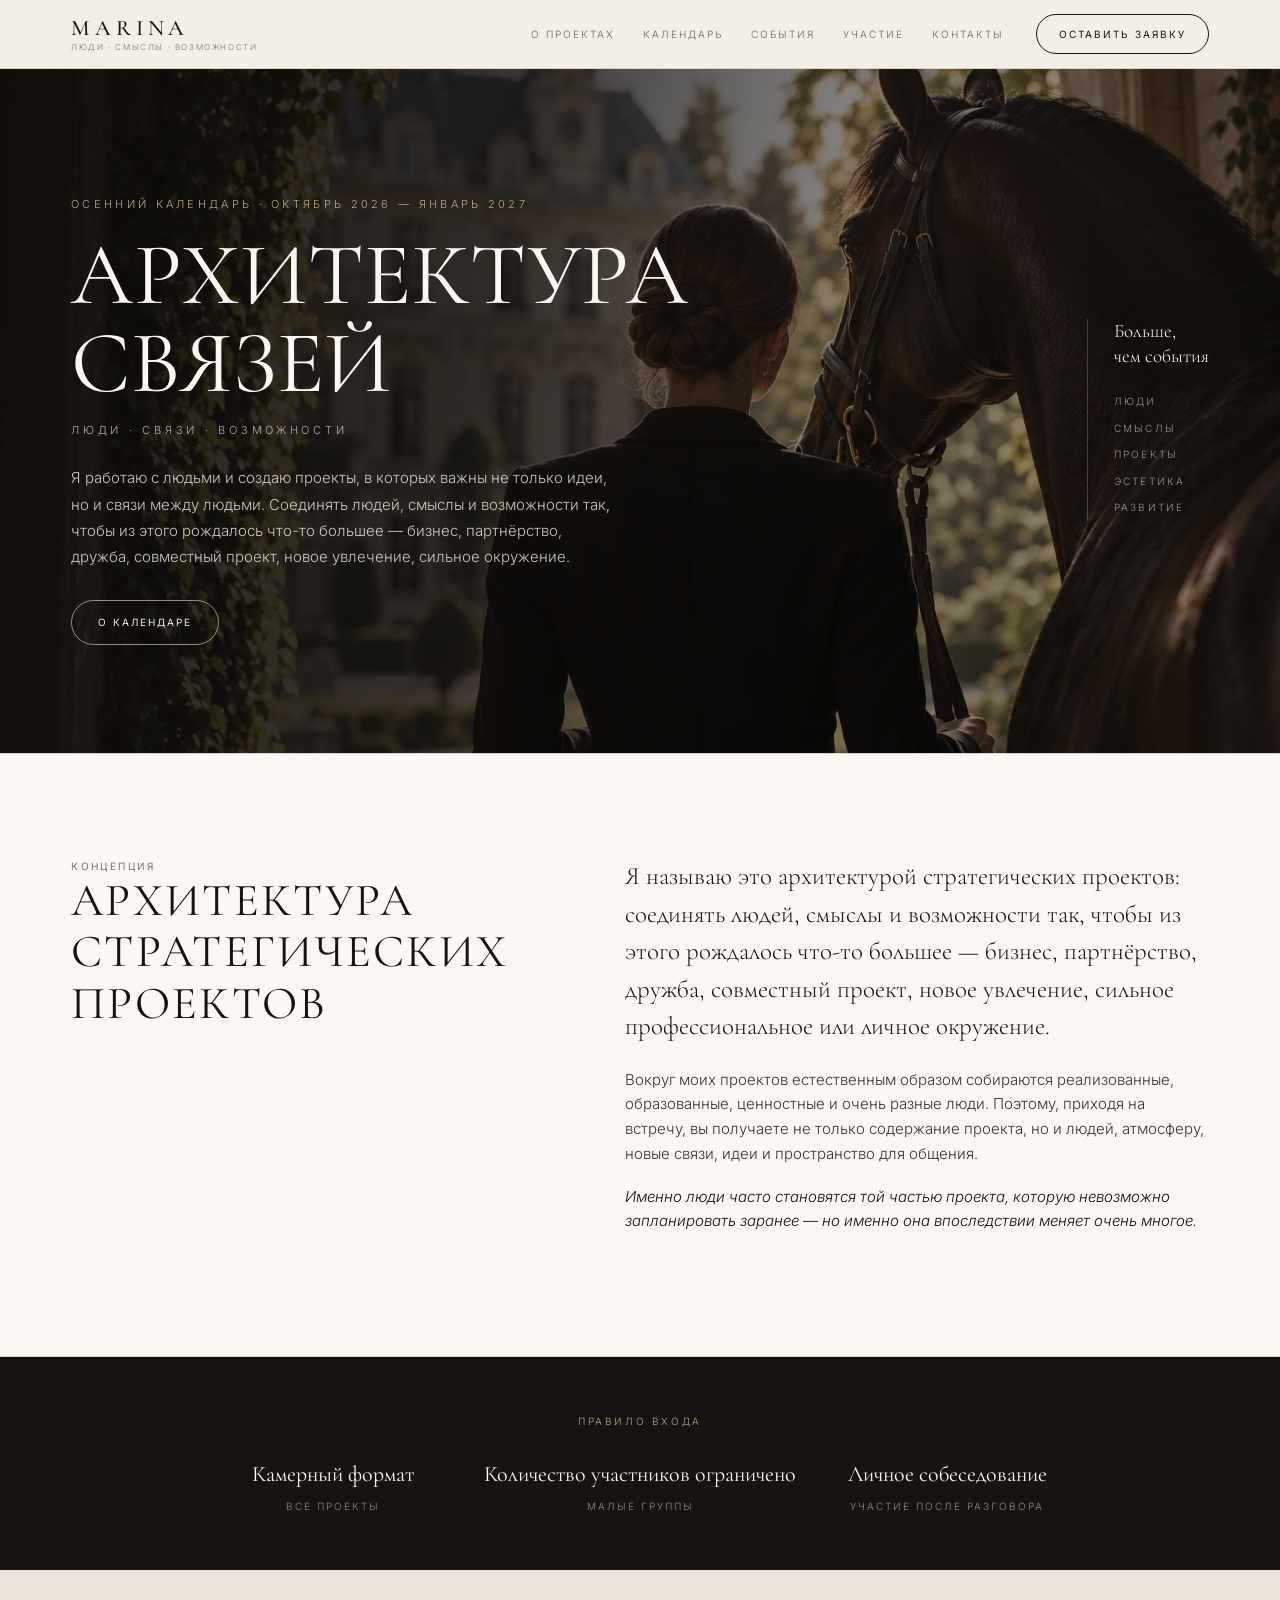
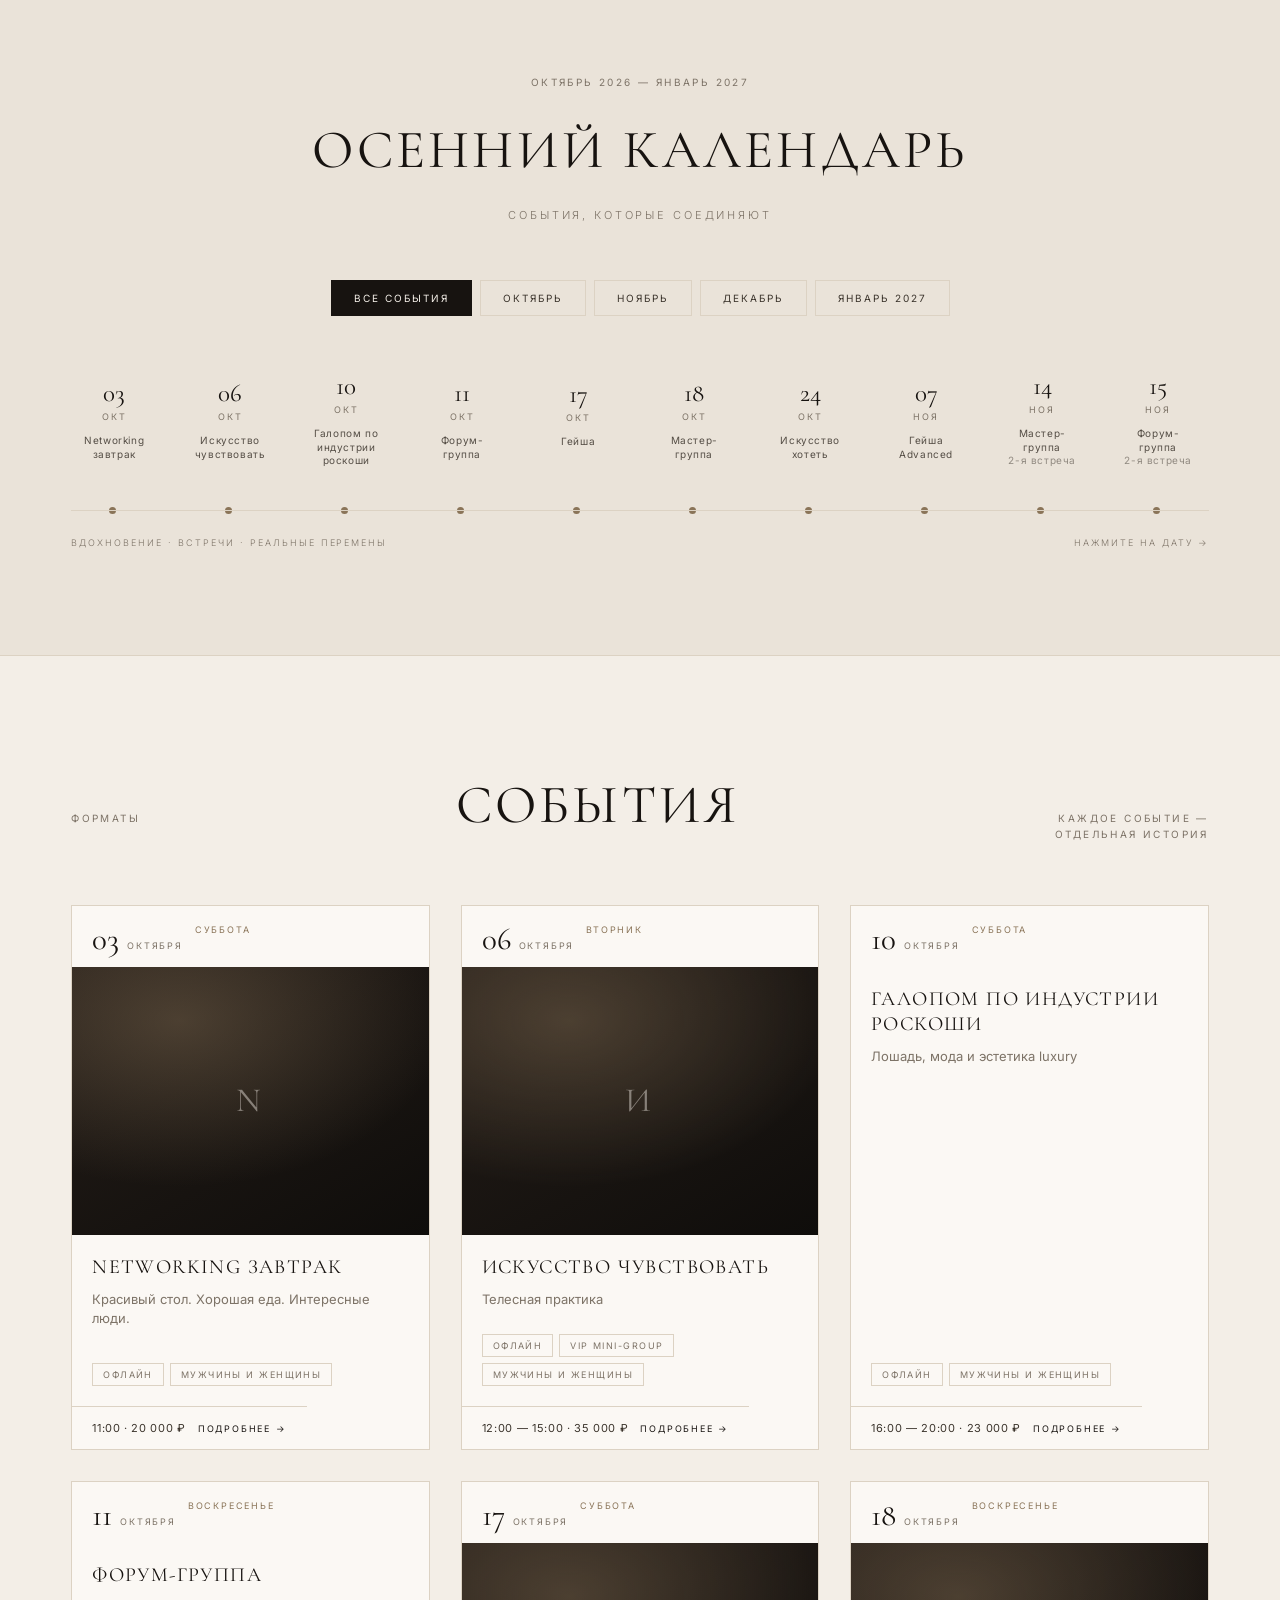
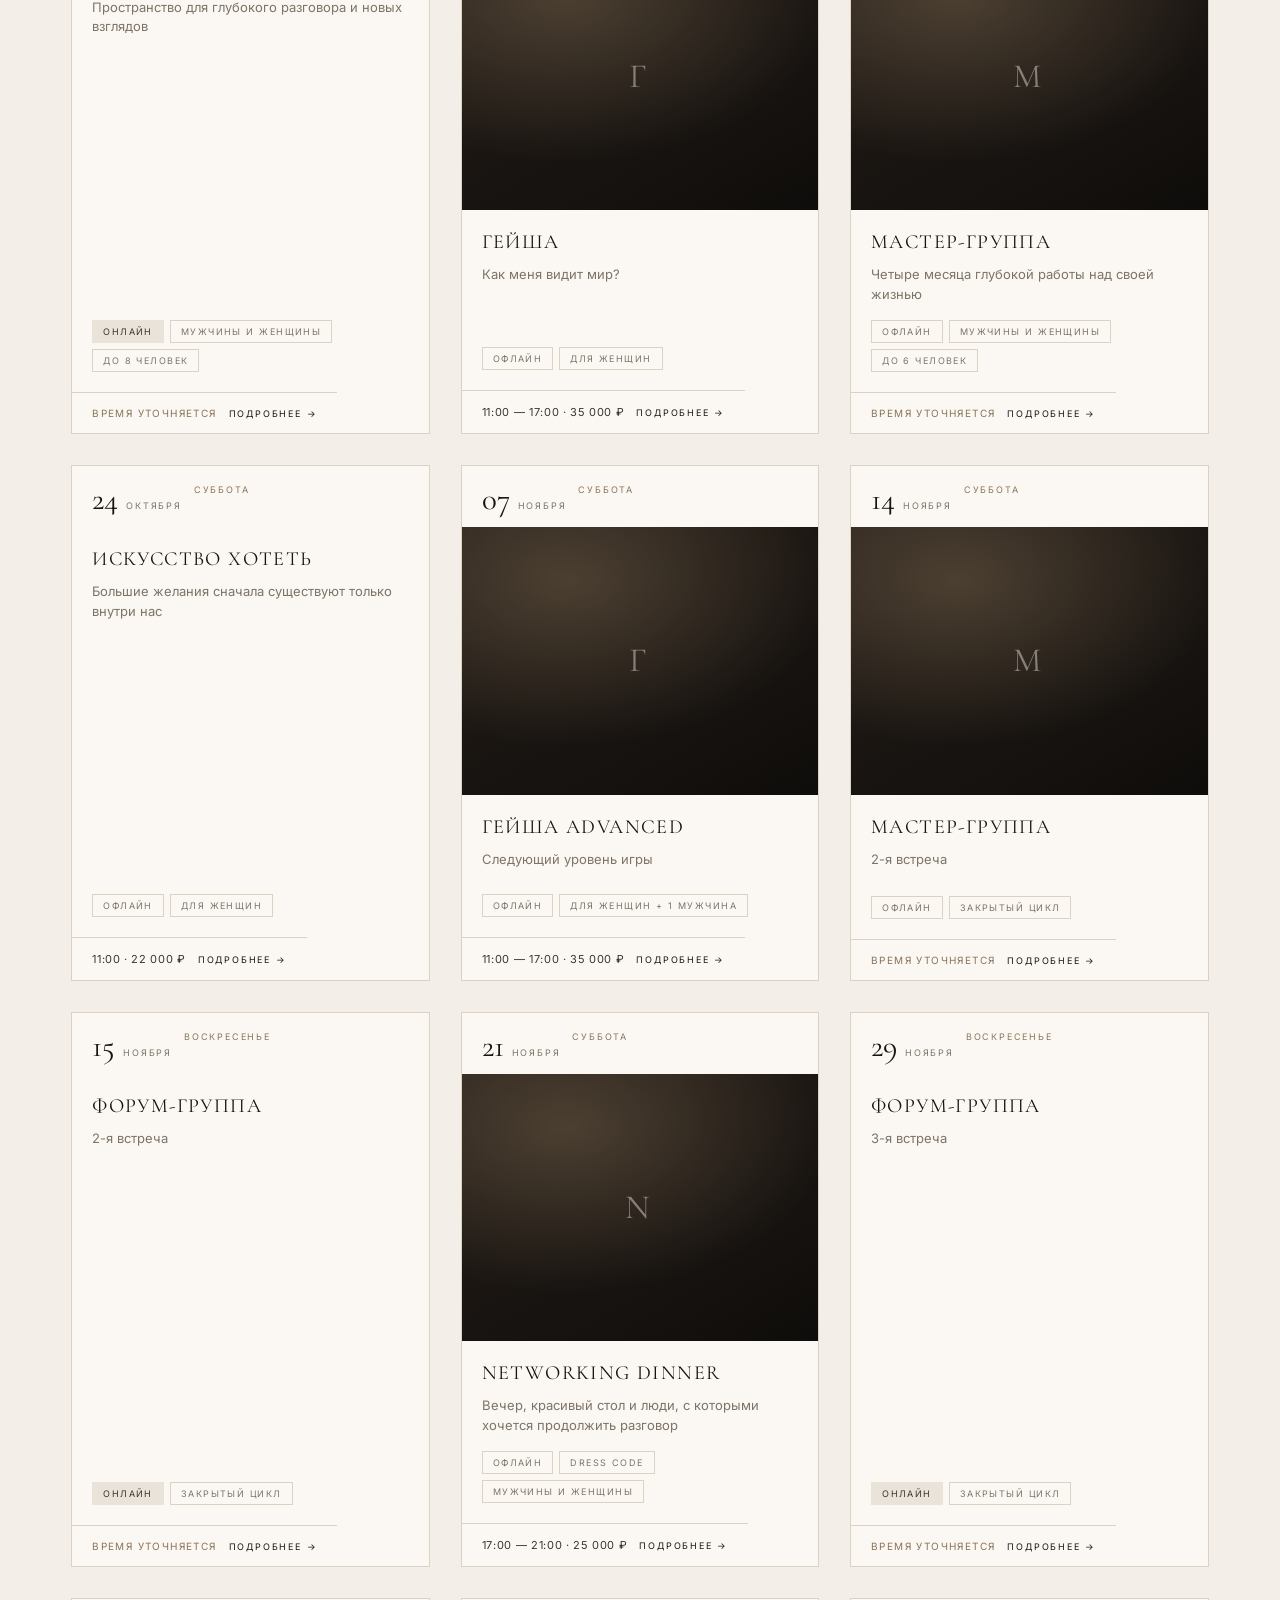
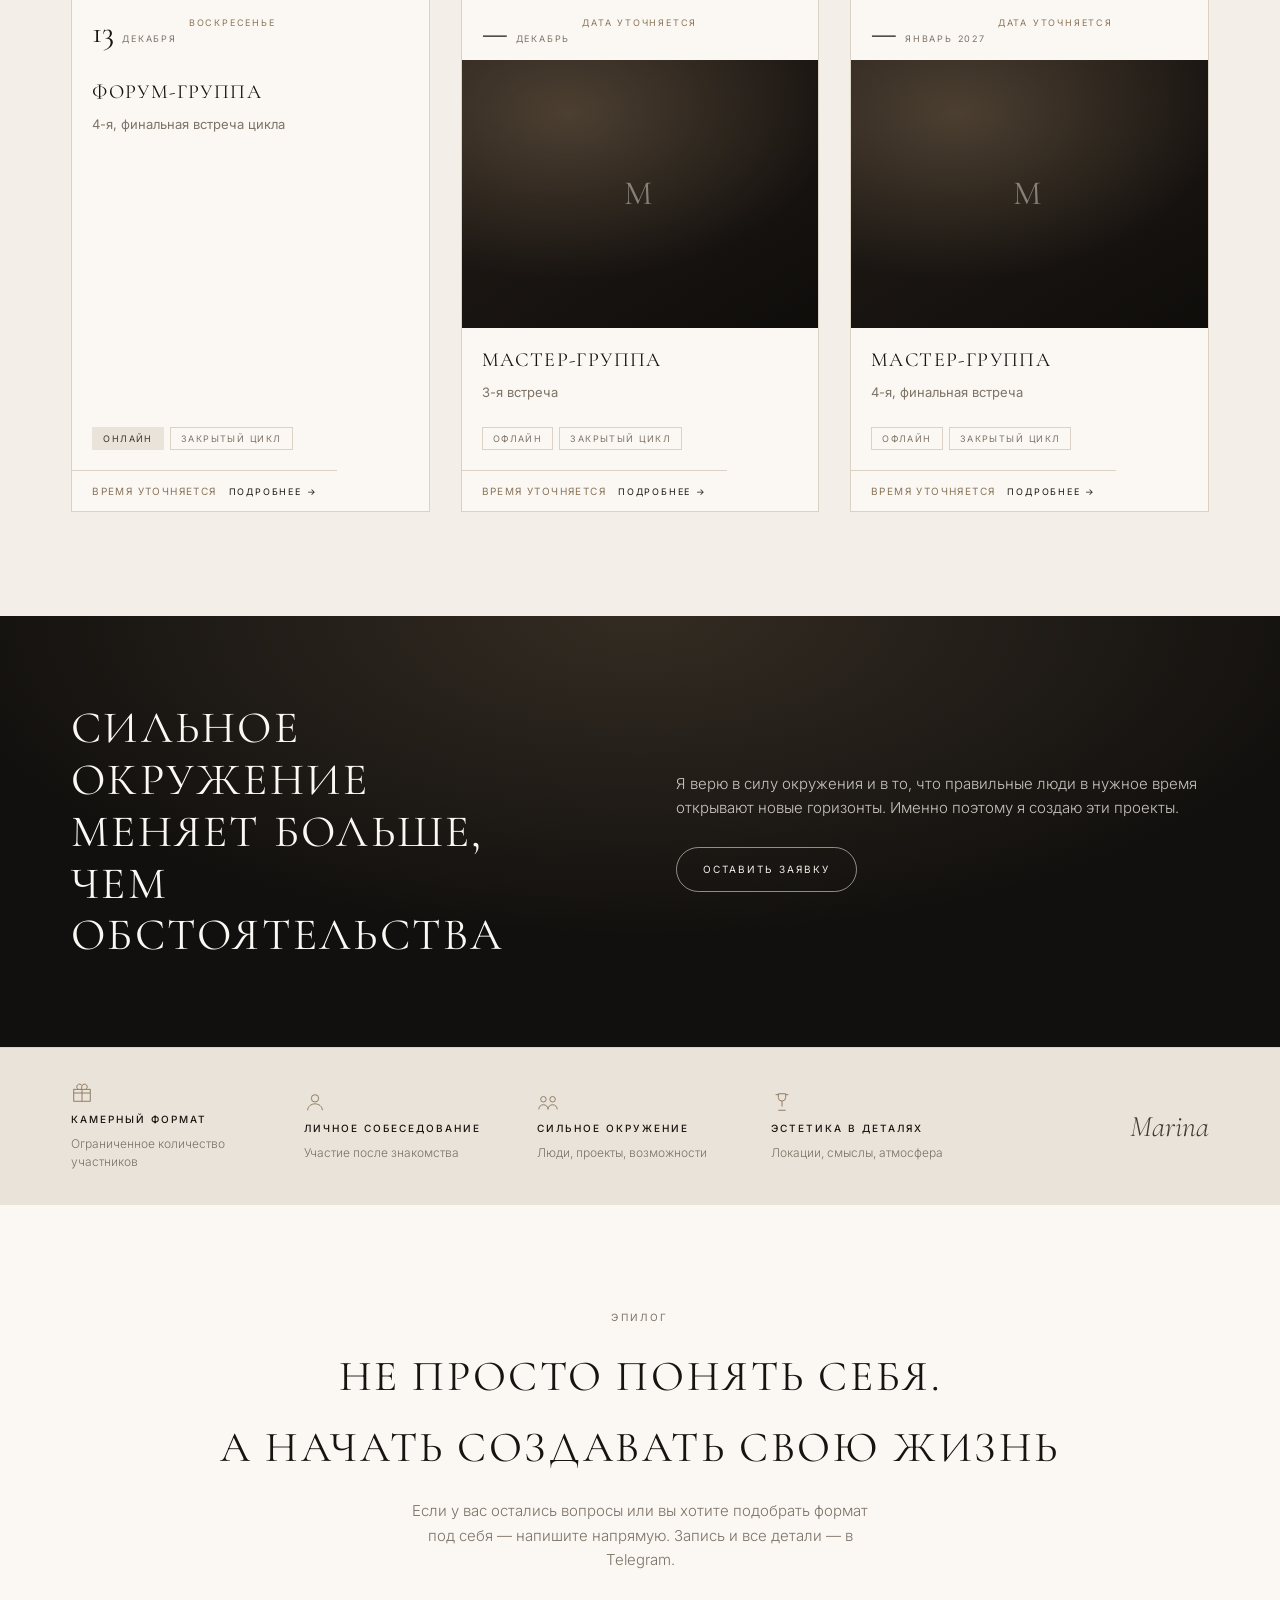
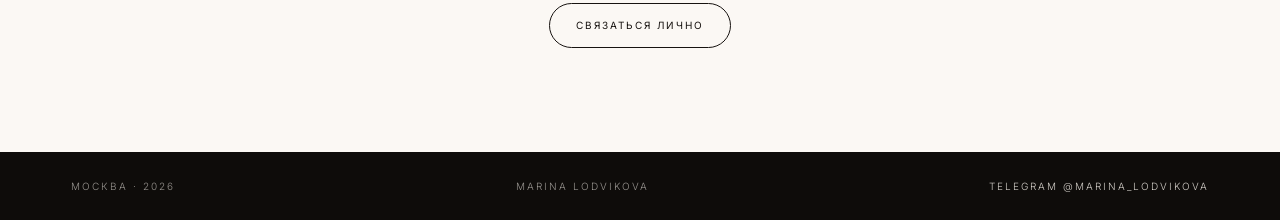
<file: index.html>
<!DOCTYPE html>
<html lang="ru">
<head>
<meta charset="utf-8">
<meta name="viewport" content="width=device-width, initial-scale=1, viewport-fit=cover">
<title>Марина Лодвикова — Осенний календарь 2026</title>
<meta name="description" content="Архитектура связей. Осенний календарь проектов Марины Лодвиковой: октябрь 2026 — январь 2027. Камерные форматы, участие после личного собеседования.">
<meta name="theme-color" content="#0B0B0B">
<meta property="og:title" content="Марина Лодвикова — Архитектура связей. Осень 2026">
<meta property="og:description" content="Осенний календарь проектов: октябрь 2026 — январь 2027. Networking, телесная практика, Гейша, форум-группа, мастер-группа.">
<meta property="og:type" content="website">
<meta property="og:url" content="https://marina-site-beryl.vercel.app/">
<meta property="og:image" content="https://marina-site-beryl.vercel.app/assets/og-osen.jpg">
<meta property="og:image:width" content="1200">
<meta property="og:image:height" content="630">
<meta property="og:locale" content="ru_RU">
<meta name="twitter:card" content="summary_large_image">
<meta name="twitter:title" content="Марина Лодвикова — Архитектура связей. Осень 2026">
<meta name="twitter:description" content="Осенний календарь проектов: октябрь 2026 — январь 2027.">
<meta name="twitter:image" content="https://marina-site-beryl.vercel.app/assets/og-osen.jpg">

<link rel="icon" href="/favicon.ico" sizes="any">
<link rel="icon" type="image/png" sizes="32x32" href="/icon-32.png">
<link rel="icon" type="image/png" sizes="192x192" href="/icon-192.png">
<link rel="apple-touch-icon" sizes="180x180" href="/apple-touch-icon.png">

<script>
  if ('scrollRestoration' in history) history.scrollRestoration = 'manual';
  if (!window.location.hash) {
    window.scrollTo(0, 0);
    window.addEventListener('load', function () { if (!window.location.hash) window.scrollTo(0, 0); });
  }
</script>

<!-- ───── Yandex.Metrica ───── -->
<script>window.YM_ID = 109526092;</script>
<script type="text/javascript">
  (function(m,e,t,r,i,k,a){if(!window.YM_ID)return;m[i]=m[i]||function(){(m[i].a=m[i].a||[]).push(arguments)};
  m[i].l=1*new Date();
  for (var j = 0; j < document.scripts.length; j++) {if (document.scripts[j].src === r) { return; }}
  k=e.createElement(t),a=e.getElementsByTagName(t)[0],k.async=1,k.src=r,a.parentNode.insertBefore(k,a)})
  (window, document, "script", "https://mc.yandex.ru/metrika/tag.js", "ym");
  if (window.YM_ID) {
    ym(window.YM_ID, "init", {clickmap:true, trackLinks:true, accurateTrackBounce:true, webvisor:true});
  }
  window.ymGoal = function(name, params){
    if (window.YM_ID && window.ym) try { ym(window.YM_ID, 'reachGoal', name, params||{}); } catch(e){}
  };
</script>
<noscript><div><img src="https://mc.yandex.ru/watch/" style="position:absolute;left:-9999px;" alt=""></div></noscript>
<!-- ───── /Yandex.Metrica ───── -->
<link rel="preconnect" href="https://fonts.googleapis.com">
<link rel="preconnect" href="https://fonts.gstatic.com" crossorigin>
<link href="https://fonts.googleapis.com/css2?family=Cormorant+Garamond:ital,wght@0,300;0,400;0,500;1,300;1,400&family=Inter:wght@300;400;500&display=swap" rel="stylesheet">

<!--
  ================= КАК ПРАВИТЬ =================
  1. Весь контент — в массиве EVENTS ниже (в <script>). Одно событие = один объект.
  2. Фотографии: положить файлы в папку photos/ рядом с index.html
     под именами из поля photo. Если файла нет — карточка покажет
     аккуратную заглушку, вёрстка не ломается.
  3. Открытые вопросы помечены в данных как "уточняется":
     — время форум-группы + часовой пояс;
     — время мастер-группы;
     — лимиты участников разовых мероприятий;
     — площадки, если уже определены;
     — даты декабрьской и январской встреч мастер-группы.
  ===============================================
-->

<style>
:root{
  --cream:#F3EEE7;
  --cream-2:#EAE3D9;
  --paper:#FBF8F4;
  --ink:#171310;
  --ink-2:#0E0C0A;
  --text:#3B342C;
  --muted:#7D7367;
  --line:#DCD2C3;
  --line-dark:rgba(243,238,231,.22);
  --accent:#8A7458;
  --accent-soft:#B9A88C;
  --serif:'Cormorant Garamond', 'Times New Roman', Georgia, serif;
  --sans:'Inter', -apple-system, BlinkMacSystemFont, 'Segoe UI', Roboto, sans-serif;
  --maxw:1240px;
  --gutter:clamp(16px, 4vw, 56px);
}
*{box-sizing:border-box}
html{scroll-behavior:smooth}
body{
  margin:0; background:var(--cream); color:var(--text);
  font-family:var(--sans); font-weight:300; font-size:15px; line-height:1.65;
  -webkit-font-smoothing:antialiased;
}
img{max-width:100%; display:block}
a{color:inherit}
.wrap{max-width:var(--maxw); margin:0 auto; padding:0 var(--gutter)}
.eyebrow{
  font-size:10px; letter-spacing:.24em; text-transform:uppercase;
  color:var(--muted); font-weight:400;
}
h1,h2,h3,h4{font-family:var(--serif); font-weight:400; margin:0; letter-spacing:.01em}

/* ---------- NAV ---------- */
.nav{
  position:sticky; top:0; z-index:60; background:rgba(243,238,231,.92);
  backdrop-filter:blur(10px); border-bottom:1px solid var(--line);
}
.nav-in{display:flex; align-items:center; gap:24px; height:68px}
.brand{display:flex; flex-direction:column; line-height:1.1; text-decoration:none}
.brand b{font-family:var(--serif); font-size:22px; letter-spacing:.22em; font-weight:500; color:var(--ink)}
.brand span{font-size:8px; letter-spacing:.2em; color:var(--muted); text-transform:uppercase; margin-top:3px; white-space:nowrap}
.nav-links{display:flex; gap:28px; margin-left:auto}
.nav-links a{
  text-decoration:none; font-size:10px; letter-spacing:.2em; text-transform:uppercase;
  color:var(--text); opacity:.75; transition:opacity .2s;
}
.nav-links a:hover{opacity:1}
.btn{
  display:inline-flex; align-items:center; justify-content:center; gap:8px;
  padding:13px 26px; border:1px solid var(--ink); border-radius:999px;
  font-size:10px; letter-spacing:.2em; text-transform:uppercase; text-decoration:none;
  color:var(--ink); background:transparent; cursor:pointer; transition:.25s;
  font-family:var(--sans); font-weight:400;
}
.btn:hover{background:var(--ink); color:var(--cream)}
.btn-light{border-color:rgba(243,238,231,.55); color:var(--cream)}
.btn-light:hover{background:var(--cream); color:var(--ink); border-color:var(--cream)}
.nav .btn{margin-left:8px; padding:11px 22px}

/* ---------- HERO ---------- */
.hero{position:relative; background:var(--ink-2); color:var(--cream); overflow:hidden}
.hero-photo{position:absolute; inset:0}
.hero-photo img{width:100%; height:100%; object-fit:cover; object-position:70% 42%; opacity:.72}
.hero-photo::after{
  content:''; position:absolute; inset:0;
  background:linear-gradient(100deg, rgba(14,12,10,.92) 0%, rgba(14,12,10,.74) 38%, rgba(14,12,10,.34) 62%, rgba(14,12,10,.28) 100%);
}
.hero-fallback{
  position:absolute; inset:0;
  background:
    radial-gradient(120% 90% at 78% 22%, rgba(138,116,88,.30), transparent 60%),
    linear-gradient(160deg,#1B1613 0%, #0E0C0A 60%);
}
.hero-in{position:relative; z-index:2; display:grid; grid-template-columns:minmax(0,1fr) auto; gap:48px;
  padding-block:clamp(56px,10vh,110px) clamp(48px,8vh,88px); min-height:76vh; align-items:center}
.hero h1{
  font-size:clamp(44px,7.2vw,88px); line-height:1.0; letter-spacing:.005em; color:var(--paper);
  margin:18px 0 14px; text-transform:uppercase;
}
.hero .kicker{font-size:11px; letter-spacing:.3em; text-transform:uppercase; color:var(--accent-soft)}
.hero .tri{font-size:11px; letter-spacing:.34em; text-transform:uppercase; color:rgba(243,238,231,.72); margin-bottom:26px}
.hero p.lead{max-width:36em; color:rgba(243,238,231,.82); font-size:15px; line-height:1.75; margin:0 0 30px}
.hero-aside{border-left:1px solid var(--line-dark); padding-left:26px; align-self:center; max-width:230px}
.hero-aside .t{font-family:var(--serif); font-size:19px; line-height:1.3; color:var(--paper); margin-bottom:20px}
.hero-aside ul{list-style:none; margin:0; padding:0}
.hero-aside li{font-size:10px; letter-spacing:.22em; text-transform:uppercase; color:rgba(243,238,231,.6); padding:5px 0}

/* ---------- SECTIONS ---------- */
section{position:relative}
.sec{padding:clamp(56px,9vw,104px) 0}
.sec-head{text-align:center; margin-bottom:clamp(32px,5vw,56px)}
.sec-head h2{font-size:clamp(32px,5vw,54px); text-transform:uppercase; letter-spacing:.06em; color:var(--ink)}
.sec-head .sub{font-size:11px; letter-spacing:.26em; text-transform:uppercase; color:var(--muted); margin-top:12px}
.rule{height:1px; background:var(--line); border:0; margin:0}

/* manifest */
.manifest{background:var(--paper); border-top:1px solid var(--line); border-bottom:1px solid var(--line)}
.manifest-grid{display:grid; grid-template-columns:minmax(0,.9fr) minmax(0,1.1fr); gap:clamp(28px,6vw,80px); align-items:start}
.manifest h2{font-size:clamp(29px,4vw,46px); text-transform:uppercase; letter-spacing:.05em; color:var(--ink); line-height:1.12}
.manifest .lede{font-family:var(--serif); font-size:clamp(20px,2.2vw,25px); line-height:1.5; color:var(--ink); margin:0 0 22px}
.manifest p{margin:0 0 18px; max-width:44em}
.manifest em{font-style:italic; color:var(--ink)}

/* rule of entry */
.entry{background:var(--ink); color:var(--cream); text-align:center; padding:clamp(34px,5vw,56px) 0}
.entry .items{display:flex; flex-wrap:wrap; justify-content:center; gap:clamp(18px,4vw,64px)}
.entry .it{display:flex; flex-direction:column; gap:6px; min-width:200px}
.entry .it b{font-family:var(--serif); font-weight:400; font-size:22px; color:var(--paper)}
.entry .it span{font-size:10px; letter-spacing:.2em; text-transform:uppercase; color:rgba(243,238,231,.55)}
.entry .cap{font-size:10px; letter-spacing:.26em; text-transform:uppercase; color:var(--accent-soft); margin-bottom:26px}

/* ---------- CALENDAR STRIP ---------- */
.cal{background:var(--cream-2); border-bottom:1px solid var(--line)}
.tabs{display:flex; flex-wrap:wrap; justify-content:center; gap:8px; margin-bottom:38px}
.tab{
  padding:11px 22px; border:1px solid var(--line); background:transparent; cursor:pointer;
  font-family:var(--sans); font-size:10px; letter-spacing:.2em; text-transform:uppercase; color:var(--text);
  transition:.2s;
}
.tab:hover{border-color:var(--ink)}
.tab[aria-selected="true"]{background:var(--ink); color:var(--cream); border-color:var(--ink)}
.timeline{position:relative; overflow-x:auto; padding-bottom:6px; -webkit-overflow-scrolling:touch}
.timeline::-webkit-scrollbar{height:0}
.tl-row{display:flex; gap:clamp(14px,3vw,34px); min-width:min-content; padding:0 2px 18px}
.tl-item{
  background:none; border:0; cursor:pointer; padding:0 2px; text-align:center;
  font-family:var(--sans); color:var(--text); min-width:82px; position:relative;
}
.tl-item .d{font-family:var(--serif); font-size:25px; color:var(--ink); line-height:1}
.tl-item .m{font-size:9px; letter-spacing:.2em; text-transform:uppercase; color:var(--muted); margin:5px 0 12px}
.tl-item .n{font-size:10px; letter-spacing:.06em; color:var(--text); line-height:1.35; opacity:.85; min-height:2.6em}
.tl-item:hover .n{opacity:1; color:var(--ink)}
.tl-line{position:relative; height:1px; background:var(--line); margin-top:4px}
.tl-dots{display:flex; gap:clamp(14px,3vw,34px); min-width:min-content; margin-top:-4px}
.tl-dot{min-width:82px; display:flex; justify-content:center}
.tl-dot i{width:7px; height:7px; border-radius:50%; background:var(--accent); display:block}
.cal-foot{display:flex; justify-content:space-between; align-items:center; gap:16px; margin-top:16px}
.cal-foot .side{font-size:9px; letter-spacing:.22em; text-transform:uppercase; color:var(--muted)}

/* ---------- CARDS ---------- */
.grid{display:grid; grid-template-columns:repeat(auto-fill, minmax(290px,1fr)); gap:clamp(20px,2.4vw,34px)}
.card{
  background:var(--paper); border:1px solid var(--line); display:flex; flex-direction:column;
  cursor:pointer; transition:transform .3s cubic-bezier(.2,.7,.3,1), box-shadow .3s, border-color .3s;
  text-align:left; padding:0; font-family:var(--sans); color:inherit;
}
.card:hover{transform:translateY(-4px); box-shadow:0 18px 44px -28px rgba(23,19,16,.55); border-color:var(--accent-soft)}
.card-top{display:flex; justify-content:space-between; align-items:flex-start; padding:18px 20px 12px; gap:12px}
.card-date{display:flex; align-items:baseline; gap:8px}
.card-date .d{font-family:var(--serif); font-size:31px; color:var(--ink); line-height:1}
.card-date .m{font-size:9px; letter-spacing:.2em; text-transform:uppercase; color:var(--muted)}
.card-dow{font-size:9px; letter-spacing:.2em; text-transform:uppercase; color:var(--accent); text-align:right}
.photo{position:relative; aspect-ratio:4/3; overflow:hidden; background:var(--ink)}
.photo img{width:100%; height:100%; object-fit:cover; transition:transform .6s cubic-bezier(.2,.7,.3,1)}
.card:hover .photo img{transform:scale(1.04)}
.photo .ph{
  position:absolute; inset:0; display:flex; align-items:center; justify-content:center;
  background:radial-gradient(120% 100% at 30% 20%, rgba(138,116,88,.42), transparent 62%), linear-gradient(150deg,#241D18,#0F0D0B);
  color:rgba(243,238,231,.45); font-family:var(--serif); font-size:34px; letter-spacing:.12em;
}
.card-body{padding:20px; display:flex; flex-direction:column; gap:10px; flex:1}
.card-body h3{font-size:20px; text-transform:uppercase; letter-spacing:.07em; color:var(--ink); line-height:1.25}
.card-body .sub{font-size:13px; color:var(--muted); line-height:1.5; min-height:2.2em}
.tags{display:flex; flex-wrap:wrap; gap:6px; margin-top:auto; padding-top:6px}
.tag{
  font-size:9px; letter-spacing:.16em; text-transform:uppercase; color:var(--muted);
  border:1px solid var(--line); padding:5px 10px;
}
.tag.solid{background:var(--cream-2); color:var(--text); border-color:var(--cream-2)}
.card-foot{
  display:flex; justify-content:space-between; align-items:center; gap:12px;
  border-top:1px solid var(--line); padding:14px 20px; font-size:11px; color:var(--text);
}
.card-foot .price{letter-spacing:.06em}
.card-foot .more{font-size:9px; letter-spacing:.2em; text-transform:uppercase; color:var(--ink); display:flex; align-items:center; gap:8px}
.tbd{color:var(--accent); font-size:10px; letter-spacing:.14em; text-transform:uppercase}

/* ---------- BAND ---------- */
.band{position:relative; background:var(--ink-2); color:var(--cream); overflow:hidden}
.band-photo{position:absolute; inset:0}
.band-photo img{width:100%; height:100%; object-fit:cover; opacity:.35}
.band-photo::after{content:''; position:absolute; inset:0; background:linear-gradient(90deg,rgba(14,12,10,.95),rgba(14,12,10,.55) 55%,rgba(14,12,10,.92))}
.band-fallback{position:absolute; inset:0; background:radial-gradient(90% 120% at 50% 0%, rgba(138,116,88,.28), transparent 62%), #12100E}
.band-in{position:relative; z-index:2; display:grid; grid-template-columns:minmax(0,1fr) minmax(0,1fr); gap:clamp(28px,6vw,72px);
  align-items:center; padding-block:clamp(48px,7vw,86px)}
.band h2{font-size:clamp(27px,3.8vw,45px); text-transform:uppercase; letter-spacing:.05em; color:var(--paper); line-height:1.15}
.band p{color:rgba(243,238,231,.8); margin:0 0 26px}

/* ---------- VALUES ---------- */
.values{background:var(--cream-2); border-top:1px solid var(--line)}
.values-in{display:grid; grid-template-columns:repeat(auto-fit,minmax(190px,1fr)); gap:28px; align-items:center; padding-block:34px}
.val{display:flex; flex-direction:column; gap:7px}
.val .ic{width:22px; height:22px; color:var(--accent)}
.val b{font-size:10px; letter-spacing:.2em; text-transform:uppercase; color:var(--ink); font-weight:500}
.val span{font-size:12px; color:var(--muted); line-height:1.5}
.sign{font-family:var(--serif); font-style:italic; font-size:30px; color:var(--ink); text-align:right; opacity:.8}

/* ---------- CONTACT / FOOTER ---------- */
.contact{background:var(--paper); text-align:center}
.contact h2{font-size:clamp(27px,3.8vw,43px); text-transform:uppercase; letter-spacing:.06em; color:var(--ink)}
.contact p{max-width:32em; margin:16px auto 30px; color:var(--muted)}
.foot{background:var(--ink-2); color:rgba(243,238,231,.6); padding:26px 0}
.foot-in{display:flex; flex-wrap:wrap; gap:14px; justify-content:space-between; align-items:center;
  font-size:10px; letter-spacing:.2em; text-transform:uppercase}
.foot a{text-decoration:none; color:rgba(243,238,231,.85)}

/* ---------- MODAL ---------- */
.modal[hidden]{display:none}
.modal{position:fixed; inset:0; z-index:100; display:flex; align-items:flex-start; justify-content:center;
  padding:clamp(12px,4vh,56px) var(--gutter); overflow-y:auto; background:rgba(14,12,10,.72); backdrop-filter:blur(3px)}
.sheet{background:var(--paper); max-width:840px; width:100%; border:1px solid var(--line); position:relative; animation:rise .32s cubic-bezier(.2,.7,.3,1)}
@keyframes rise{from{opacity:0; transform:translateY(14px)} to{opacity:1; transform:none}}
.sheet-photo{aspect-ratio:21/9; background:var(--ink); position:relative; overflow:hidden}
.sheet-photo img{width:100%; height:100%; object-fit:cover}
.sheet-in{padding:clamp(22px,4vw,44px)}
.sheet h3{font-size:clamp(27px,3.8vw,41px); text-transform:uppercase; letter-spacing:.05em; color:var(--ink); line-height:1.15; margin-bottom:8px}
.sheet .sheet-sub{font-family:var(--serif); font-style:italic; font-size:20px; color:var(--accent); margin-bottom:24px}
.facts{display:grid; grid-template-columns:repeat(auto-fit,minmax(170px,1fr)); border-top:1px solid var(--line); border-left:1px solid var(--line); margin-bottom:28px}
.fact{border-right:1px solid var(--line); border-bottom:1px solid var(--line); padding:14px 16px}
.fact b{display:block; font-size:9px; letter-spacing:.2em; text-transform:uppercase; color:var(--muted); font-weight:400; margin-bottom:5px}
.fact span{font-size:14px; color:var(--ink)}
.sheet p{margin:0 0 16px}
.sheet .dates{border-left:2px solid var(--accent-soft); padding:4px 0 4px 18px; margin:0 0 24px}
.sheet .dates div{font-size:13px; padding:3px 0; color:var(--text)}
.sheet .dates div b{font-weight:500; color:var(--ink)}
.sheet .note{border-top:1px solid var(--line); padding-top:18px; margin-top:24px;
  font-size:10px; letter-spacing:.16em; text-transform:uppercase; color:var(--muted)}
.sheet-cta{display:flex; flex-wrap:wrap; gap:12px; margin-top:26px}
.close{
  position:absolute; top:14px; right:14px; z-index:3; width:38px; height:38px; border-radius:50%;
  background:rgba(251,248,244,.92); border:1px solid var(--line); cursor:pointer; font-size:17px; color:var(--ink); line-height:1;
}
.close:hover{background:var(--ink); color:var(--cream)}

@media (max-width:900px){
  .hero-in{grid-template-columns:1fr; gap:34px; min-height:auto}
  .hero-aside{border-left:0; border-top:1px solid var(--line-dark); padding:22px 0 0; max-width:none; display:flex; gap:26px; flex-wrap:wrap; align-items:center}
  .hero-aside .t{margin:0}
  .hero-aside ul{display:flex; flex-wrap:wrap; gap:14px}
  .manifest-grid{grid-template-columns:1fr}
  .band-in{grid-template-columns:1fr}
  .nav-links{display:none}
  .sign{text-align:left}
}
@media (max-width:430px){
  .brand span{display:none}
}
@media (max-width:520px){
  .nav .btn{padding:10px 16px; letter-spacing:.14em}
  .grid{grid-template-columns:1fr}
}
</style>
</head>
<body>

<nav class="nav">
  <div class="wrap nav-in">
    <a class="brand" href="#top"><b>MARINA</b><span>люди · смыслы · возможности</span></a>
    <div class="nav-links">
      <a href="#manifest">О проектах</a>
      <a href="#calendar">Календарь</a>
      <a href="#events">События</a>
      <a href="#entry">Участие</a>
      <a href="#contact">Контакты</a>
    </div>
    <a class="btn" href="https://t.me/Marina_Lodvikova" target="_blank" rel="noopener" onclick="window.ymGoal&&ymGoal('tg_click')">Оставить заявку</a>
  </div>
</nav>

<header class="hero" id="top">
  <div class="hero-fallback"></div>
  <div class="hero-photo"><img src="assets/hero-osen.jpg" alt="" onerror="this.parentNode.remove()"></div>
  <div class="wrap hero-in">
    <div>
      <div class="kicker">Осенний календарь · октябрь 2026 — январь 2027</div>
      <h1>Архитектура<br>связей</h1>
      <div class="tri">Люди · связи · возможности</div>
      <p class="lead">Я работаю с людьми и создаю проекты, в которых важны не только идеи, но и связи между людьми. Соединять людей, смыслы и возможности так, чтобы из этого рождалось что-то большее — бизнес, партнёрство, дружба, совместный проект, новое увлечение, сильное окружение.</p>
      <a class="btn btn-light" href="#calendar">О календаре</a>
    </div>
    <aside class="hero-aside">
      <div class="t">Больше,<br>чем события</div>
      <ul>
        <li>Люди</li><li>Смыслы</li><li>Проекты</li><li>Эстетика</li><li>Развитие</li>
      </ul>
    </aside>
  </div>
</header>

<section class="sec manifest" id="manifest">
  <div class="wrap manifest-grid">
    <div>
      <div class="eyebrow">Концепция</div>
      <h2>Архитектура<br>стратегических<br>проектов</h2>
    </div>
    <div>
      <p class="lede">Я называю это архитектурой стратегических проектов: соединять людей, смыслы и возможности так, чтобы из этого рождалось что-то большее — бизнес, партнёрство, дружба, совместный проект, новое увлечение, сильное профессиональное или личное окружение.</p>
      <p>Вокруг моих проектов естественным образом собираются реализованные, образованные, ценностные и очень разные люди. Поэтому, приходя на встречу, вы получаете не только содержание проекта, но и людей, атмосферу, новые связи, идеи и пространство для общения.</p>
      <p><em>Именно люди часто становятся той частью проекта, которую невозможно запланировать заранее — но именно она впоследствии меняет очень многое.</em></p>
    </div>
  </div>
</section>

<section class="entry" id="entry">
  <div class="wrap">
    <div class="cap">Правило входа</div>
    <div class="items">
      <div class="it"><b>Камерный формат</b><span>все проекты</span></div>
      <div class="it"><b>Количество участников ограничено</b><span>малые группы</span></div>
      <div class="it"><b>Личное собеседование</b><span>участие после разговора</span></div>
    </div>
  </div>
</section>

<section class="sec cal" id="calendar">
  <div class="wrap">
    <div class="sec-head">
      <div class="eyebrow">Октябрь 2026 — январь 2027</div>
      <h2 style="margin-top:14px">Осенний календарь</h2>
      <div class="sub">События, которые соединяют</div>
    </div>
    <div class="tabs" id="tabs" role="tablist"></div>
    <div class="timeline">
      <div class="tl-row" id="tlRow"></div>
      <div class="tl-line"></div>
      <div class="tl-dots" id="tlDots"></div>
    </div>
    <div class="cal-foot">
      <div class="side">Вдохновение · встречи · реальные перемены</div>
      <div class="side">Нажмите на дату →</div>
    </div>
  </div>
</section>

<section class="sec" id="events">
  <div class="wrap">
    <div class="sec-head" style="display:flex; justify-content:space-between; align-items:baseline; gap:20px; text-align:left">
      <div class="eyebrow">Форматы</div>
      <h2 style="flex:1; text-align:center">События</h2>
      <div class="eyebrow" style="text-align:right">Каждое событие —<br>отдельная история</div>
    </div>
    <div class="grid" id="grid"></div>
  </div>
</section>

<section class="band">
  <div class="band-fallback"></div>
  <!-- фото для ленты: положить файл и вернуть <div class="band-photo"><img src="assets/..."></div> -->
  <div class="wrap band-in">
    <h2>Сильное окружение<br>меняет больше,<br>чем обстоятельства</h2>
    <div>
      <p>Я верю в силу окружения и в то, что правильные люди в нужное время открывают новые горизонты. Именно поэтому я создаю эти проекты.</p>
      <a class="btn btn-light" href="https://t.me/Marina_Lodvikova" target="_blank" rel="noopener" onclick="window.ymGoal&&ymGoal('tg_click')">Оставить заявку</a>
    </div>
  </div>
</section>

<section class="values">
  <div class="wrap values-in">
    <div class="val">
      <svg class="ic" viewBox="0 0 24 24" fill="none" stroke="currentColor" stroke-width="1"><rect x="3" y="8" width="18" height="13"/><path d="M3 12h18M12 8v13M8 8a3 3 0 1 1 4-4c0 2-1 4-1 4M16 8a3 3 0 1 0-4-4"/></svg>
      <b>Камерный формат</b><span>Ограниченное количество участников</span>
    </div>
    <div class="val">
      <svg class="ic" viewBox="0 0 24 24" fill="none" stroke="currentColor" stroke-width="1"><circle cx="12" cy="8" r="4"/><path d="M4 21c0-4 3.6-7 8-7s8 3 8 7"/></svg>
      <b>Личное собеседование</b><span>Участие после знакомства</span>
    </div>
    <div class="val">
      <svg class="ic" viewBox="0 0 24 24" fill="none" stroke="currentColor" stroke-width="1"><circle cx="7" cy="9" r="3"/><circle cx="17" cy="9" r="3"/><path d="M2 20c0-3 2.2-5 5-5s5 2 5 5M12 20c0-3 2.2-5 5-5s5 2 5 5"/></svg>
      <b>Сильное окружение</b><span>Люди, проекты, возможности</span>
    </div>
    <div class="val">
      <svg class="ic" viewBox="0 0 24 24" fill="none" stroke="currentColor" stroke-width="1"><path d="M8 3h8v4a4 4 0 0 1-8 0zM12 11v6M8 21h8M5 4h3M16 4h3"/></svg>
      <b>Эстетика в деталях</b><span>Локации, смыслы, атмосфера</span>
    </div>
    <div class="sign">Marina</div>
  </div>
</section>

<section class="sec contact" id="contact">
  <div class="wrap">
    <div class="eyebrow">Эпилог</div>
    <h2 style="margin-top:16px">Не просто понять себя.<br>А начать создавать свою жизнь</h2>
    <p>Если у вас остались вопросы или вы хотите подобрать формат под себя — напишите напрямую. Запись и все детали — в Telegram.</p>
    <a class="btn" href="https://t.me/Marina_Lodvikova" target="_blank" rel="noopener" onclick="window.ymGoal&&ymGoal('tg_click')">Связаться лично</a>
  </div>
</section>

<footer class="foot">
  <div class="wrap foot-in">
    <span>Москва · 2026</span>
    <span>Marina Lodvikova</span>
    <a href="https://t.me/Marina_Lodvikova" target="_blank" rel="noopener" onclick="window.ymGoal&&ymGoal('tg_click')">Telegram @Marina_Lodvikova</a>
  </div>
</footer>

<div class="modal" id="modal" hidden role="dialog" aria-modal="true" aria-labelledby="mTitle">
  <div class="sheet" id="sheet"></div>
</div>

<script>
/* ============ ДАННЫЕ. Правьте только этот массив ============ */
const EVENTS = [
  {
    id:'zavtrak', month:'10', day:'03', mLabel:'Октября', dow:'Суббота',
    title:'Networking завтрак', sub:'Красивый стол. Хорошая еда. Интересные люди.',
    time:'11:00', format:'Камерный завтрак', who:'Мужчины и женщины',
    place:'Адрес после записи', price:'20 000 ₽', tags:['Офлайн','Мужчины и женщины'],
    photo:'assets/zavtrak.jpg',
    body:[
      'Камерный дневной формат, где встречаются люди из разных сфер и быстро возникает живой разговор — о бизнесе, культуре, путешествиях, семье, проектах и жизни.',
      'Новые связи, идеи, возможные совместные проекты и знакомства, которые хочется продолжить.'
    ],
    note:'Ограниченное количество участников · личное собеседование'
  },
  {
    id:'chuvstvovat', month:'10', day:'06', mLabel:'Октября', dow:'Вторник',
    title:'Искусство чувствовать', sub:'Телесная практика',
    time:'12:00 — 15:00', format:'VIP mini-group', who:'Мужчины и женщины',
    place:'Pheromone', price:'35 000 ₽', tags:['Офлайн','VIP mini-group','Мужчины и женщины'],
    photo:'assets/chuvstvovat.jpg',
    body:[
      'Авторская практика дыхания и работы с телом для более глубокого контакта с собой и своим состоянием.',
      'За практикой — более 15 лет личного опыта в медитации, в том числе 11 классических практик Випассаны, опыт саньяси-практика Ошо, более 10 лет работы с людьми в телесном подходе, международная сертификация в области биодинамического дыхания и более 400 часов практики дыхания с клиентами.',
      'На встрече — дыхание, внимание к телу, работа с ощущениями и состоянием.'
    ],
    note:'VIP mini-group · ограниченное количество участников · личное собеседование'
  },
  {
    id:'galop', month:'10', day:'10', mLabel:'Октября', dow:'Суббота',
    title:'Галопом по индустрии роскоши', sub:'Лошадь, мода и эстетика luxury',
    time:'16:00 — 20:00', format:'Камерная офлайн-встреча', who:'Мужчины и женщины',
    place:'Адрес после записи', price:'23 000 ₽', tags:['Офлайн','Мужчины и женщины'],
    photo:'',
    body:[
      'Профессиональная лекция историка моды о влиянии конного мира на моду, культуру и эстетику индустрии роскоши.',
      'Разговор о знаковых брендах, культуре конного спорта и эстетике, которая связывает лошадь, моду и образ жизни.',
      'Красивое пространство, камерная атмосфера и люди, которым действительно интересны культура, мода, искусство и лошади.'
    ],
    note:'Ограниченное количество участников · личное собеседование'
  },
  {
    id:'forum-1', month:'10', day:'11', mLabel:'Октября', dow:'Воскресенье',
    title:'Форум-группа', sub:'Пространство для глубокого разговора и новых взглядов',
    time:'', timeTbd:true, format:'Онлайн · 4 встречи', who:'Мужчины и женщины · до 8 человек',
    place:'Онлайн', price:'100 000 ₽', priceNote:'за цикл из 4 встреч',
    tags:['Онлайн','Мужчины и женщины','До 8 человек'],
    photo:'',
    dates:[['11 октября','1-я встреча'],['15 ноября','2-я встреча'],['29 ноября','3-я встреча'],['13 декабря','4-я встреча']],
    body:[
      'Постоянная камерная группа для глубокого разговора, вопросов, решений и новых точек зрения.',
      'Участники приносят собственные ситуации и получают внимание, вопросы и обратную связь от группы.',
      'Помимо встреч — постоянная коммуникация в чате, поддержка между встречами, обратная связь от Марины и участников, обмен опытом, новые связи и сильное окружение.',
      'Группа остаётся постоянной на весь цикл, поэтому со временем появляется особый уровень доверия и глубины общения.'
    ],
    note:'До 8 человек · личное собеседование'
  },
  {
    id:'geisha', month:'10', day:'17', mLabel:'Октября', dow:'Суббота',
    title:'Гейша', sub:'Как меня видит мир?',
    time:'11:00 — 17:00', format:'Закрытый формат', who:'Женщины',
    place:'Адрес после записи', price:'35 000 ₽', tags:['Офлайн','Для женщин'],
    photo:'assets/event-3-geisha.jpg',
    body:[
      'Авторская игра о женской проявленности, взаимодействии и архетипах.',
      'Через игру и живое взаимодействие участницы исследуют свои реакции, желания, способы проявляться и то, как их считывают другие.',
      'Это не лекция и не тренинг. Это живой опыт.'
    ],
    note:'Ограниченное количество участниц · личное собеседование'
  },
  {
    id:'master-1', month:'10', day:'18', mLabel:'Октября', dow:'Воскресенье',
    title:'Мастер-группа', sub:'Четыре месяца глубокой работы над своей жизнью',
    time:'', timeTbd:true, format:'Офлайн · 4 встречи', who:'Мужчины и женщины · до 6 человек',
    place:'Адрес после записи', price:'150 000 ₽', priceNote:'за цикл из 4 встреч',
    tags:['Офлайн','Мужчины и женщины','До 6 человек'],
    photo:'assets/event-5-master.jpg',
    dates:[['18 октября','старт'],['Ноябрь','2-я встреча'],['Декабрь','3-я встреча'],['Январь','4-я встреча']],
    datesNote:'Даты последующих встреч согласовываются группой.',
    body:[
      'Для тех, кто хочет посмотреть на свою жизнь целостно и работать не с одной отдельной задачей, а с несколькими её уровнями одновременно.',
      'В фокусе — реализация, отношения и личность: проекты и деньги, семья и близость, желания, ценности и качество жизни.',
      'Помимо встреч — постоянная коммуникация в чате, поддержка между встречами, обратная связь от Марины и участников группы.',
      'Это пространство для глубоких разборов, новых смыслов, идей, связей и сильного окружения, где работа продолжается между встречами.'
    ],
    note:'До 6 человек · личное собеседование'
  },
  {
    id:'hotet', month:'10', day:'24', mLabel:'Октября', dow:'Суббота',
    title:'Искусство хотеть', sub:'Большие желания сначала существуют только внутри нас',
    time:'11:00', format:'Лекция-практикум', who:'Женщины',
    place:'Адрес после записи', price:'22 000 ₽', tags:['Офлайн','Для женщин'],
    photo:'',
    body:[
      'Большие желания сначала существуют только внутри нас.',
      'Мы видим их мысленным образом, чувствуем их как возможность — и только потом они начинают становиться частью реальности. Но чтобы это произошло, желание нужно сначала разрешить себе.',
      'На встрече мы будем исследовать, чего мы действительно хотим, как рождается внутренний образ желаемого и что происходит с нашей энергией, когда появляется настоящий фокус.',
      'Поговорим о внутренней опоре, уверенности, энергоёмкости и дисциплине — о тех качествах, которые помогают не только захотеть, но и удерживать направление достаточно долго, чтобы желание получило форму в реальной жизни.',
      'Отдельно разберём убеждения, установки и внутренние ограничения, которые могут незаметно сужать наше представление о возможном.',
      'Будем работать со своими собственными желаниями, чтобы выйти из встречи с пониманием, как расширять своё внутреннее пространство, позволять себе видеть больше, направлять туда энергию и создавать желаемое в своей реальности.'
    ],
    note:'Камерный формат · ограниченное количество участниц · личное собеседование'
  },
  {
    id:'geisha-adv', month:'11', day:'07', mLabel:'Ноября', dow:'Суббота',
    title:'Гейша Advanced', sub:'Следующий уровень игры',
    time:'11:00 — 17:00', format:'Закрытый формат', who:'Женщины + 1 мужчина',
    place:'Адрес после записи', price:'35 000 ₽', tags:['Офлайн','Для женщин + 1 мужчина'],
    photo:'assets/event-3-geisha.jpg',
    body:[
      'Продолжение «Гейши» для участниц, которые уже прошли базовую игру.',
      'В игру входит мужчина в роли Императора, и появляется новый уровень взаимодействия между женскими архетипами и мужским началом.',
      'Это возможность продолжить исследование собственной проявленности уже в другом типе контакта.'
    ],
    note:'Только для участниц, прошедших «Гейшу» · ограниченное количество участников · личное собеседование'
  },
  {
    id:'master-2', month:'11', day:'14', mLabel:'Ноября', dow:'Суббота',
    title:'Мастер-группа', sub:'2-я встреча', closed:true,
    time:'', timeTbd:true, format:'Офлайн', who:'Мужчины и женщины · до 6 человек',
    place:'Адрес после записи', price:'', tags:['Офлайн','Закрытый цикл'],
    photo:'assets/event-5-master.jpg',
    body:[
      'Дата относится к закрытому циклу мастер-группы.',
      'Дальнейшие даты согласовываются группой.'
    ],
    note:'Отдельная запись на встречу не ведётся — только участие в цикле'
  },
  {
    id:'forum-2', month:'11', day:'15', mLabel:'Ноября', dow:'Воскресенье',
    title:'Форум-группа', sub:'2-я встреча', closed:true,
    time:'', timeTbd:true, format:'Онлайн', who:'Мужчины и женщины · до 8 человек',
    place:'Онлайн', price:'', tags:['Онлайн','Закрытый цикл'],
    photo:'',
    body:['Встреча закрытого цикла форум-группы.'],
    note:'Отдельная запись на встречу не ведётся — только участие в цикле'
  },
  {
    id:'dinner', month:'11', day:'21', mLabel:'Ноября', dow:'Суббота',
    title:'Networking Dinner', sub:'Вечер, красивый стол и люди, с которыми хочется продолжить разговор',
    time:'17:00 — 21:00', format:'Камерный ужин · dress code', who:'Мужчины и женщины',
    place:'Адрес после записи', price:'25 000 ₽', tags:['Офлайн','Dress code','Мужчины и женщины'],
    photo:'assets/event-4-uzhin.jpg',
    body:[
      'Камерный вечер с красивым столом, продуманной атмосферой и dress code.',
      'Люди из разных сфер встречаются за одним столом и быстро переходят от знакомства к живому и глубокому общению.',
      'Бизнес, культура, путешествия, отношения, личные проекты — тема рождается из людей, которые собрались в этот вечер.'
    ],
    note:'Ограниченное количество участников · личное собеседование'
  },
  {
    id:'forum-3', month:'11', day:'29', mLabel:'Ноября', dow:'Воскресенье',
    title:'Форум-группа', sub:'3-я встреча', closed:true,
    time:'', timeTbd:true, format:'Онлайн', who:'Мужчины и женщины · до 8 человек',
    place:'Онлайн', price:'', tags:['Онлайн','Закрытый цикл'],
    photo:'',
    body:['Встреча закрытого цикла форум-группы.'],
    note:'Отдельная запись на встречу не ведётся — только участие в цикле'
  },
  {
    id:'forum-4', month:'12', day:'13', mLabel:'Декабря', dow:'Воскресенье',
    title:'Форум-группа', sub:'4-я, финальная встреча цикла', closed:true,
    time:'', timeTbd:true, format:'Онлайн', who:'Мужчины и женщины · до 8 человек',
    place:'Онлайн', price:'100 000 ₽', priceNote:'за цикл из 4 встреч',
    tags:['Онлайн','Закрытый цикл'],
    photo:'',
    body:['Финальная встреча цикла форум-группы.'],
    note:'100 000 ₽ за цикл из 4 встреч'
  },
  {
    id:'master-3', month:'12', day:'—', mLabel:'Декабрь', dow:'Дата уточняется',
    title:'Мастер-группа', sub:'3-я встреча', closed:true,
    time:'', timeTbd:true, format:'Офлайн', who:'Мужчины и женщины · до 6 человек',
    place:'Адрес после записи', price:'', tags:['Офлайн','Закрытый цикл'],
    photo:'assets/event-5-master.jpg',
    body:['Дата согласовывается группой.'],
    note:'Отдельная запись на встречу не ведётся — только участие в цикле'
  },
  {
    id:'master-4', month:'01', day:'—', mLabel:'Январь 2027', dow:'Дата уточняется',
    title:'Мастер-группа', sub:'4-я, финальная встреча', closed:true,
    time:'', timeTbd:true, format:'Офлайн', who:'Мужчины и женщины · до 6 человек',
    place:'Адрес после записи', price:'150 000 ₽', priceNote:'за цикл из 4 встреч',
    tags:['Офлайн','Закрытый цикл'],
    photo:'assets/event-5-master.jpg',
    body:['Дата согласовывается группой.'],
    note:'150 000 ₽ за цикл из 4 встреч'
  }
];

const MONTHS = [
  {key:'all', label:'Все события'},
  {key:'10',  label:'Октябрь'},
  {key:'11',  label:'Ноябрь'},
  {key:'12',  label:'Декабрь'},
  {key:'01',  label:'Январь 2027'}
];

/* ============ РЕНДЕР ============ */
const $ = s => document.querySelector(s);
const esc = s => String(s).replace(/[&<>"]/g, c => ({'&':'&amp;','<':'&lt;','>':'&gt;','"':'&quot;'}[c]));
let filter = 'all';

function visible(){ return EVENTS.filter(e => filter === 'all' || e.month === filter); }

function photoHTML(e, cls){
  const initial = esc(e.title.trim()[0] || '·');
  const img = e.photo
    ? '<img src="' + esc(e.photo) + '" alt="" loading="lazy" onerror="this.remove()">'
    : '';
  return '<div class="photo ' + (cls||'') + '"><div class="ph">' + initial + '</div>' + img + '</div>';
}

function renderTabs(){
  $('#tabs').innerHTML = MONTHS.map(m =>
    '<button class="tab" role="tab" data-k="' + m.key + '" aria-selected="' + (m.key===filter) + '">' + esc(m.label) + '</button>'
  ).join('');
  $('#tabs').querySelectorAll('.tab').forEach(b => b.onclick = () => { filter = b.dataset.k; renderAll(); });
}

function renderTimeline(){
  const list = visible();
  $('#tlRow').innerHTML = list.map(e =>
    '<button class="tl-item" data-id="' + e.id + '">' +
      '<div class="d">' + esc(e.day) + '</div>' +
      '<div class="m">' + esc(e.mLabel.slice(0,3)) + '</div>' +
      '<div class="n">' + esc(e.title) + (e.closed ? '<br><span style="opacity:.6">' + esc(e.sub) + '</span>' : '') + '</div>' +
    '</button>').join('');
  $('#tlDots').innerHTML = list.map(() => '<span class="tl-dot"><i></i></span>').join('');
  $('#tlRow').querySelectorAll('.tl-item').forEach(b => b.onclick = () => openSheet(b.dataset.id));
}

function renderGrid(){
  $('#grid').innerHTML = visible().map(e => {
    const foot = e.timeTbd
      ? '<span class="tbd">Время уточняется</span>'
      : '<span class="price">' + esc(e.time) + (e.price ? ' · ' + esc(e.price) : '') + '</span>';
    return '<button class="card" data-id="' + e.id + '">' +
      '<div class="card-top">' +
        '<div class="card-date"><span class="d">' + esc(e.day) + '</span><span class="m">' + esc(e.mLabel) + '</span></div>' +
        '<div class="card-dow">' + esc(e.dow) + '</div>' +
      '</div>' +
      photoHTML(e) +
      '<div class="card-body">' +
        '<h3>' + esc(e.title) + '</h3>' +
        '<div class="sub">' + esc(e.sub) + '</div>' +
        '<div class="tags">' + e.tags.map(t => '<span class="tag' + (t==='Онлайн'?' solid':'') + '">' + esc(t) + '</span>').join('') + '</div>' +
      '</div>' +
      '<div class="card-foot">' + foot + '<span class="more">Подробнее →</span></div>' +
    '</button>';
  }).join('');
  $('#grid').querySelectorAll('.card').forEach(c => c.onclick = () => openSheet(c.dataset.id));
}

function renderAll(){ renderTabs(); renderTimeline(); renderGrid(); }

/* ============ МОДАЛКА ============ */
function fact(label, value){
  if(!value) return '';
  return '<div class="fact"><b>' + esc(label) + '</b><span>' + esc(value) + '</span></div>';
}

function openSheet(id){
  const e = EVENTS.find(x => x.id === id);
  if(!e) return;
  const dates = e.dates
    ? '<div class="dates">' + e.dates.map(d => '<div><b>' + esc(d[0]) + '</b> — ' + esc(d[1]) + '</div>').join('') +
      (e.datesNote ? '<div style="margin-top:8px; color:var(--muted); font-size:12px">' + esc(e.datesNote) + '</div>' : '') +
      '</div>'
    : '';
  const cta = e.closed
    ? '<a class="btn" href="https://t.me/Marina_Lodvikova" target="_blank" rel="noopener" onclick="window.ymGoal&&ymGoal(\'tg_click_cycle\')">Узнать о цикле</a>'
    : '<a class="btn" href="https://t.me/Marina_Lodvikova" target="_blank" rel="noopener" onclick="window.ymGoal&&ymGoal(\'tg_click_event\')">Записаться</a>';

  $('#sheet').innerHTML =
    '<button class="close" id="mClose" aria-label="Закрыть">×</button>' +
    photoHTML(e, 'sheet-photo') +
    '<div class="sheet-in">' +
      '<div class="eyebrow">' + esc(e.day === '—' ? e.mLabel : e.day + ' ' + e.mLabel.toLowerCase() + ' · ' + e.dow.toLowerCase()) + '</div>' +
      '<h3 id="mTitle" style="margin-top:10px">' + esc(e.title) + '</h3>' +
      '<div class="sheet-sub">' + esc(e.sub) + '</div>' +
      '<div class="facts">' +
        fact('Время', e.timeTbd ? 'Уточняется' : e.time) +
        fact('Формат', e.format) +
        fact('Участники', e.who) +
        fact('Место', e.place) +
        fact('Стоимость', e.price ? (e.price + (e.priceNote ? ' ' + e.priceNote : '')) : 'В составе цикла') +
      '</div>' +
      dates +
      e.body.map(p => '<p>' + esc(p) + '</p>').join('') +
      '<div class="note">' + esc(e.note) + '</div>' +
      '<div class="sheet-cta">' + cta + '</div>' +
    '</div>';
  $('#modal').hidden = false;
  document.body.style.overflow = 'hidden';
  $('#mClose').focus();
  $('#mClose').onclick = closeSheet;
}

function closeSheet(){
  $('#modal').hidden = true;
  document.body.style.overflow = '';
}
$('#modal').addEventListener('click', ev => { if(ev.target.id === 'modal') closeSheet(); });
document.addEventListener('keydown', ev => { if(ev.key === 'Escape') closeSheet(); });

renderAll();
</script>
</body>
</html>
</file>
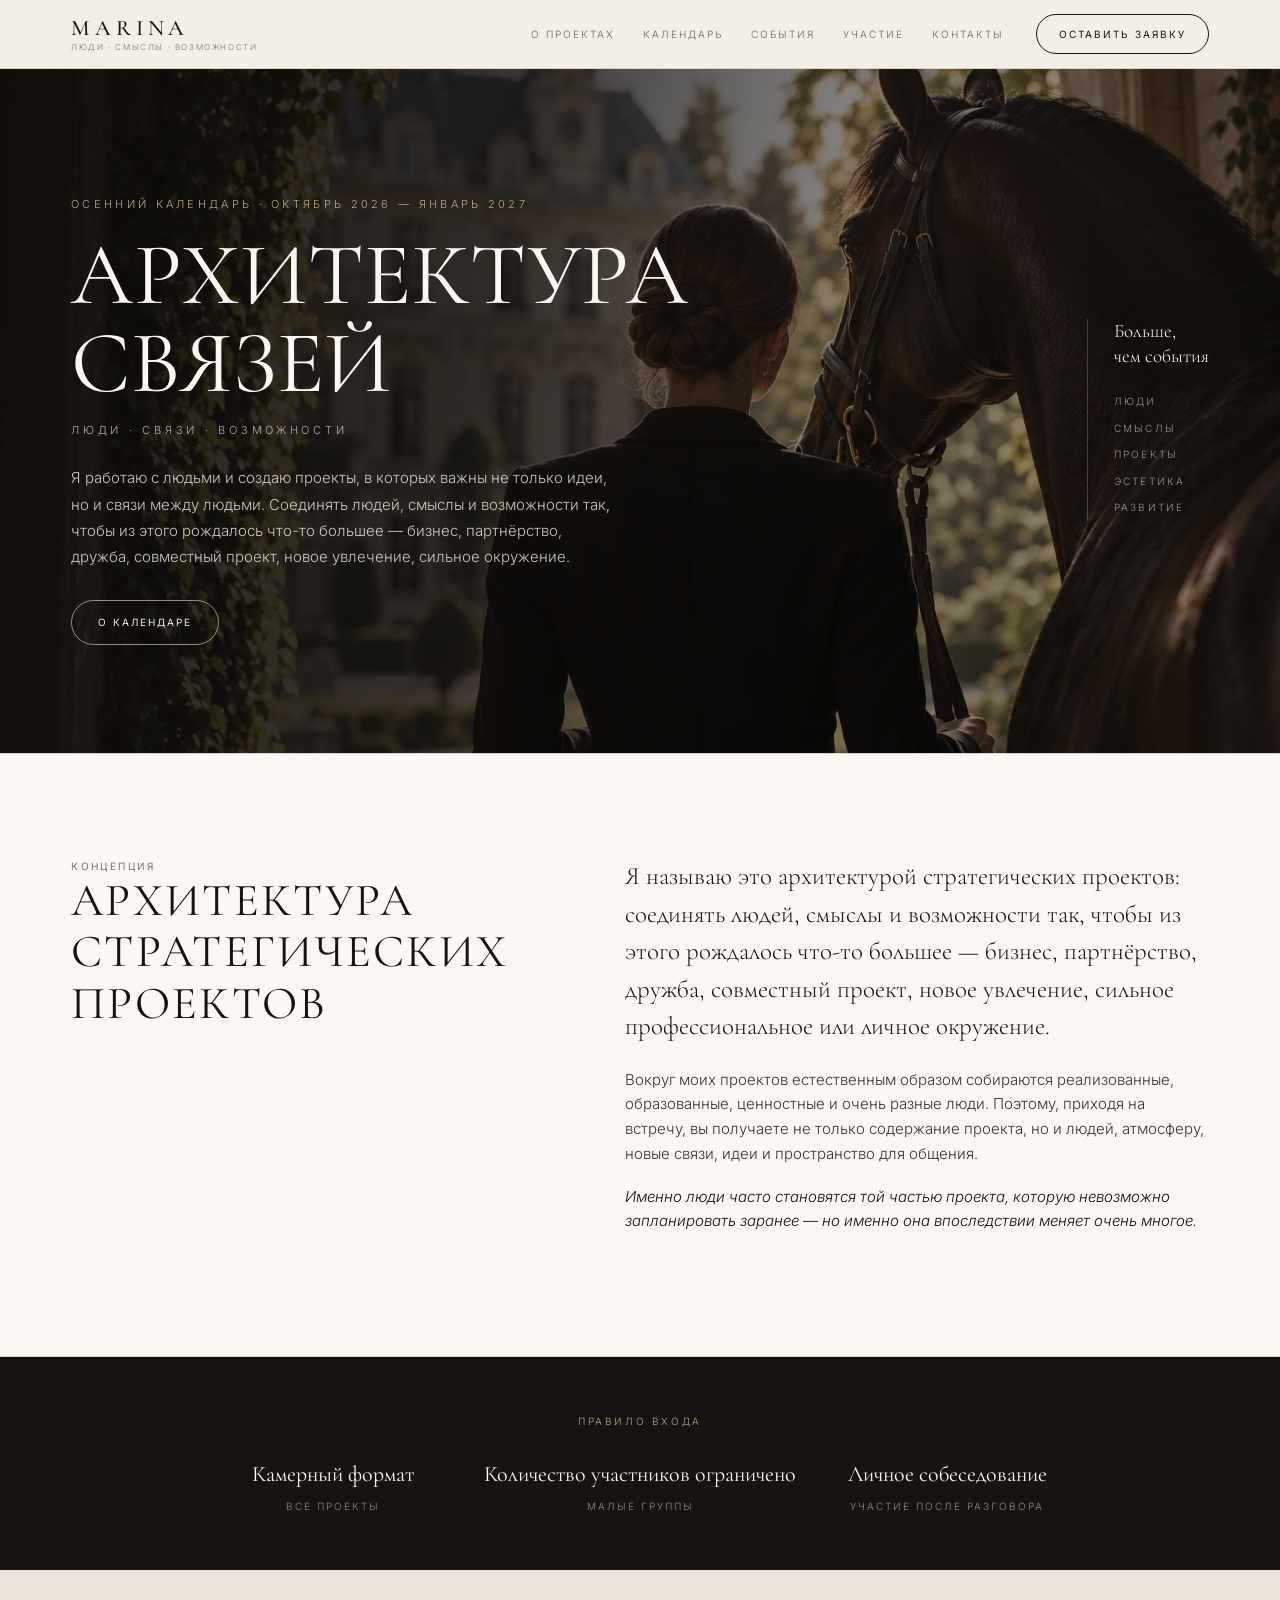
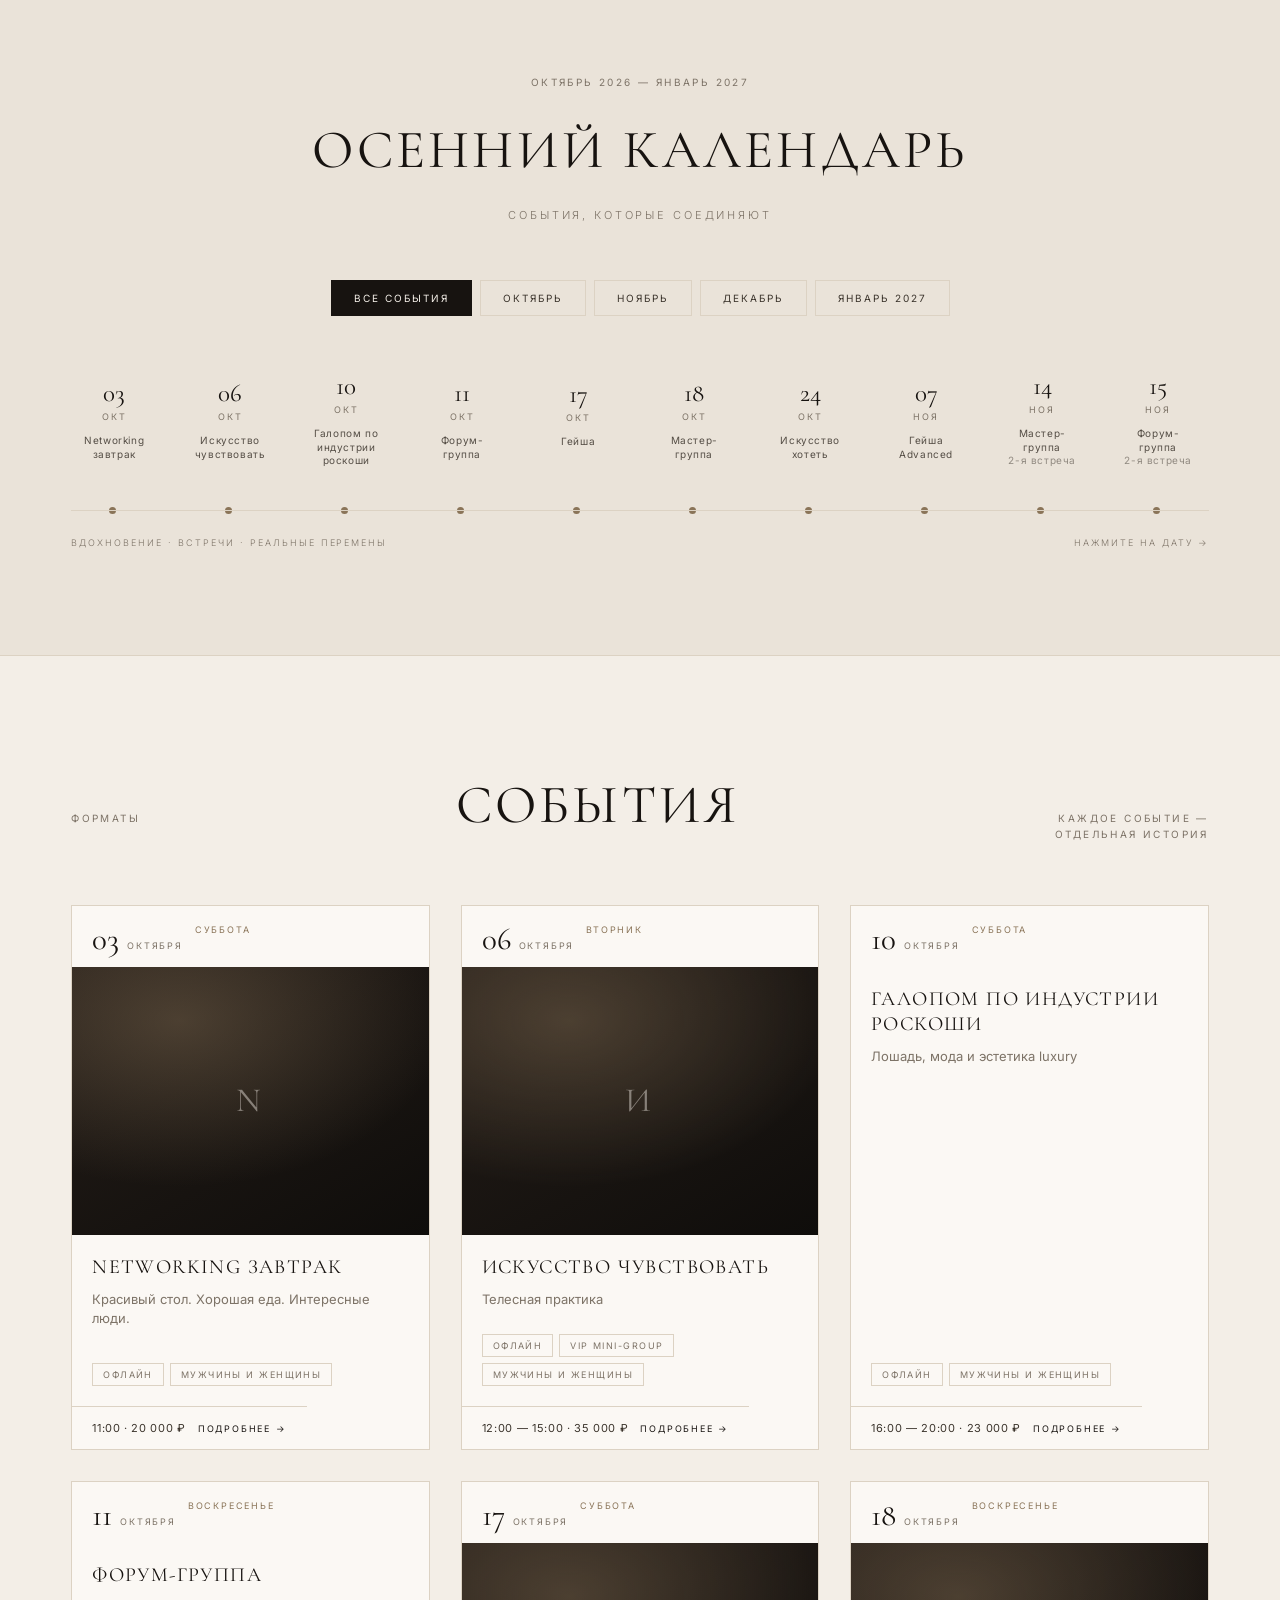
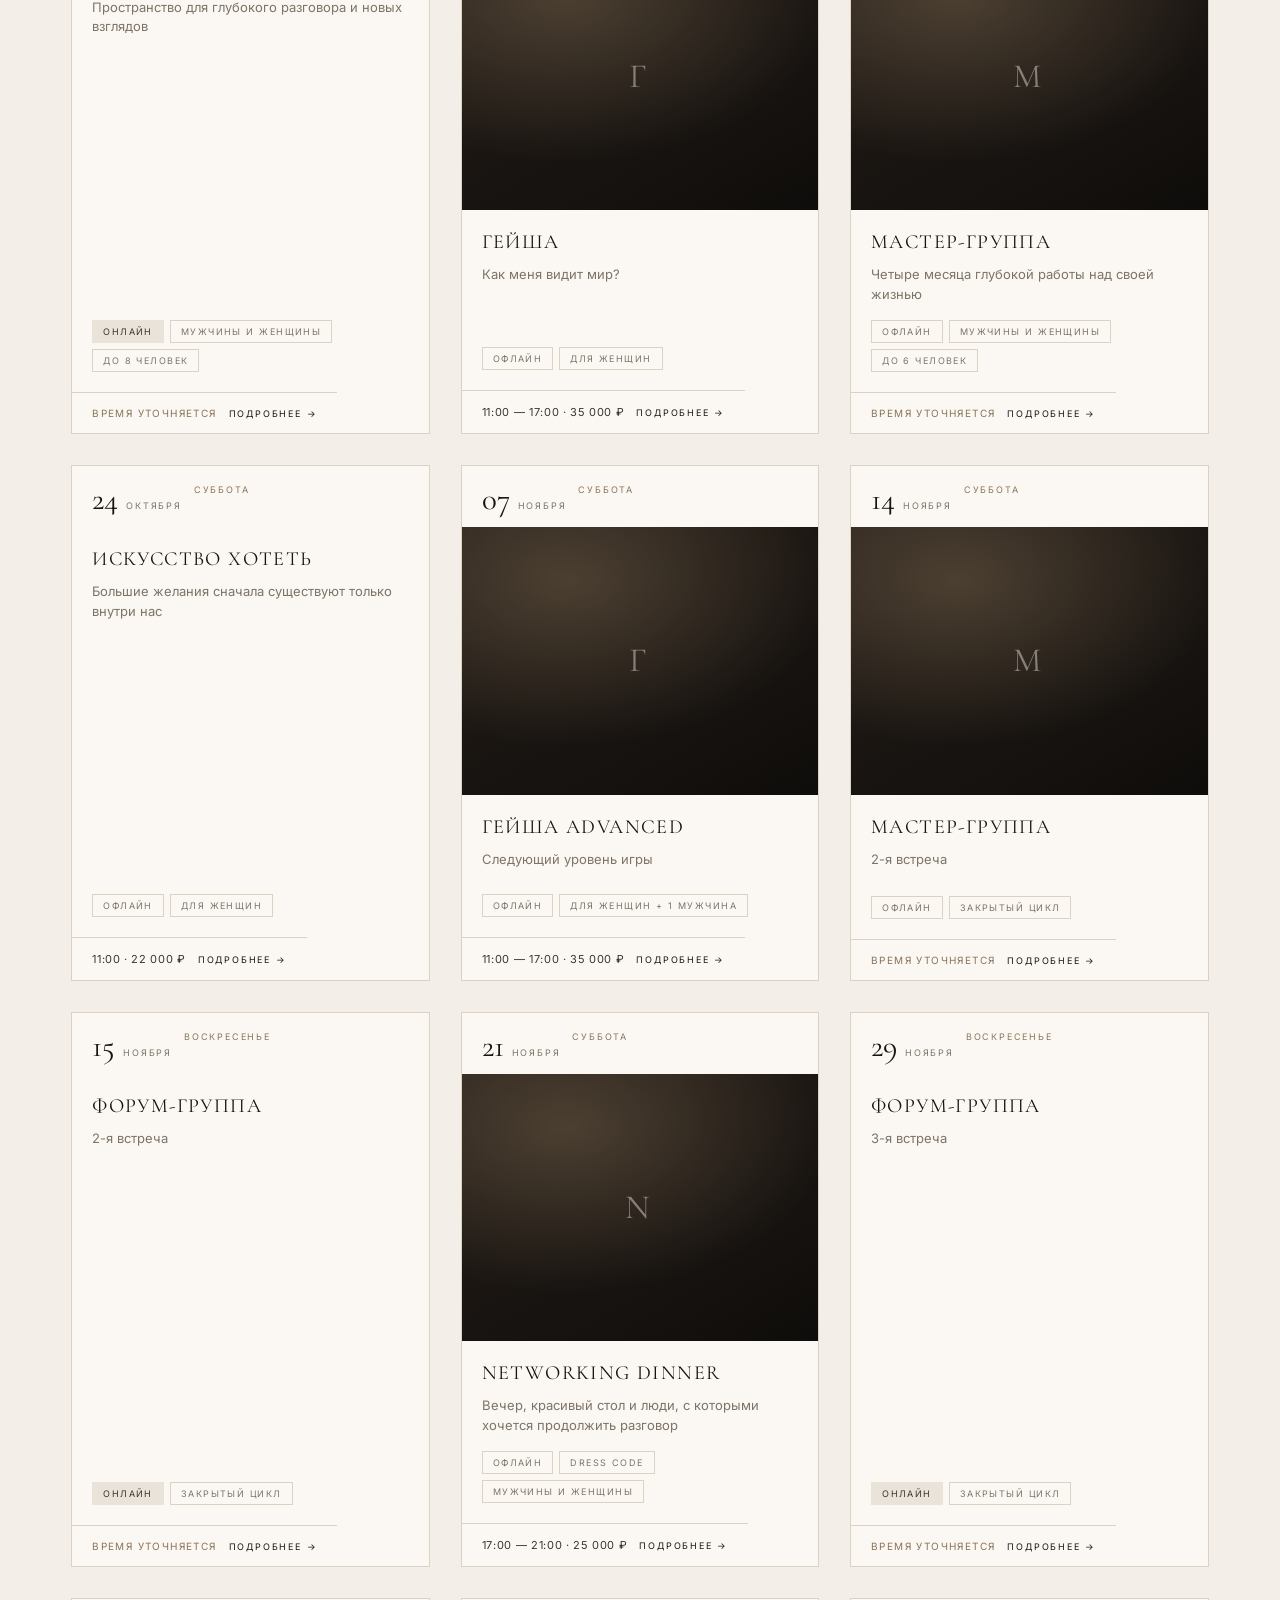
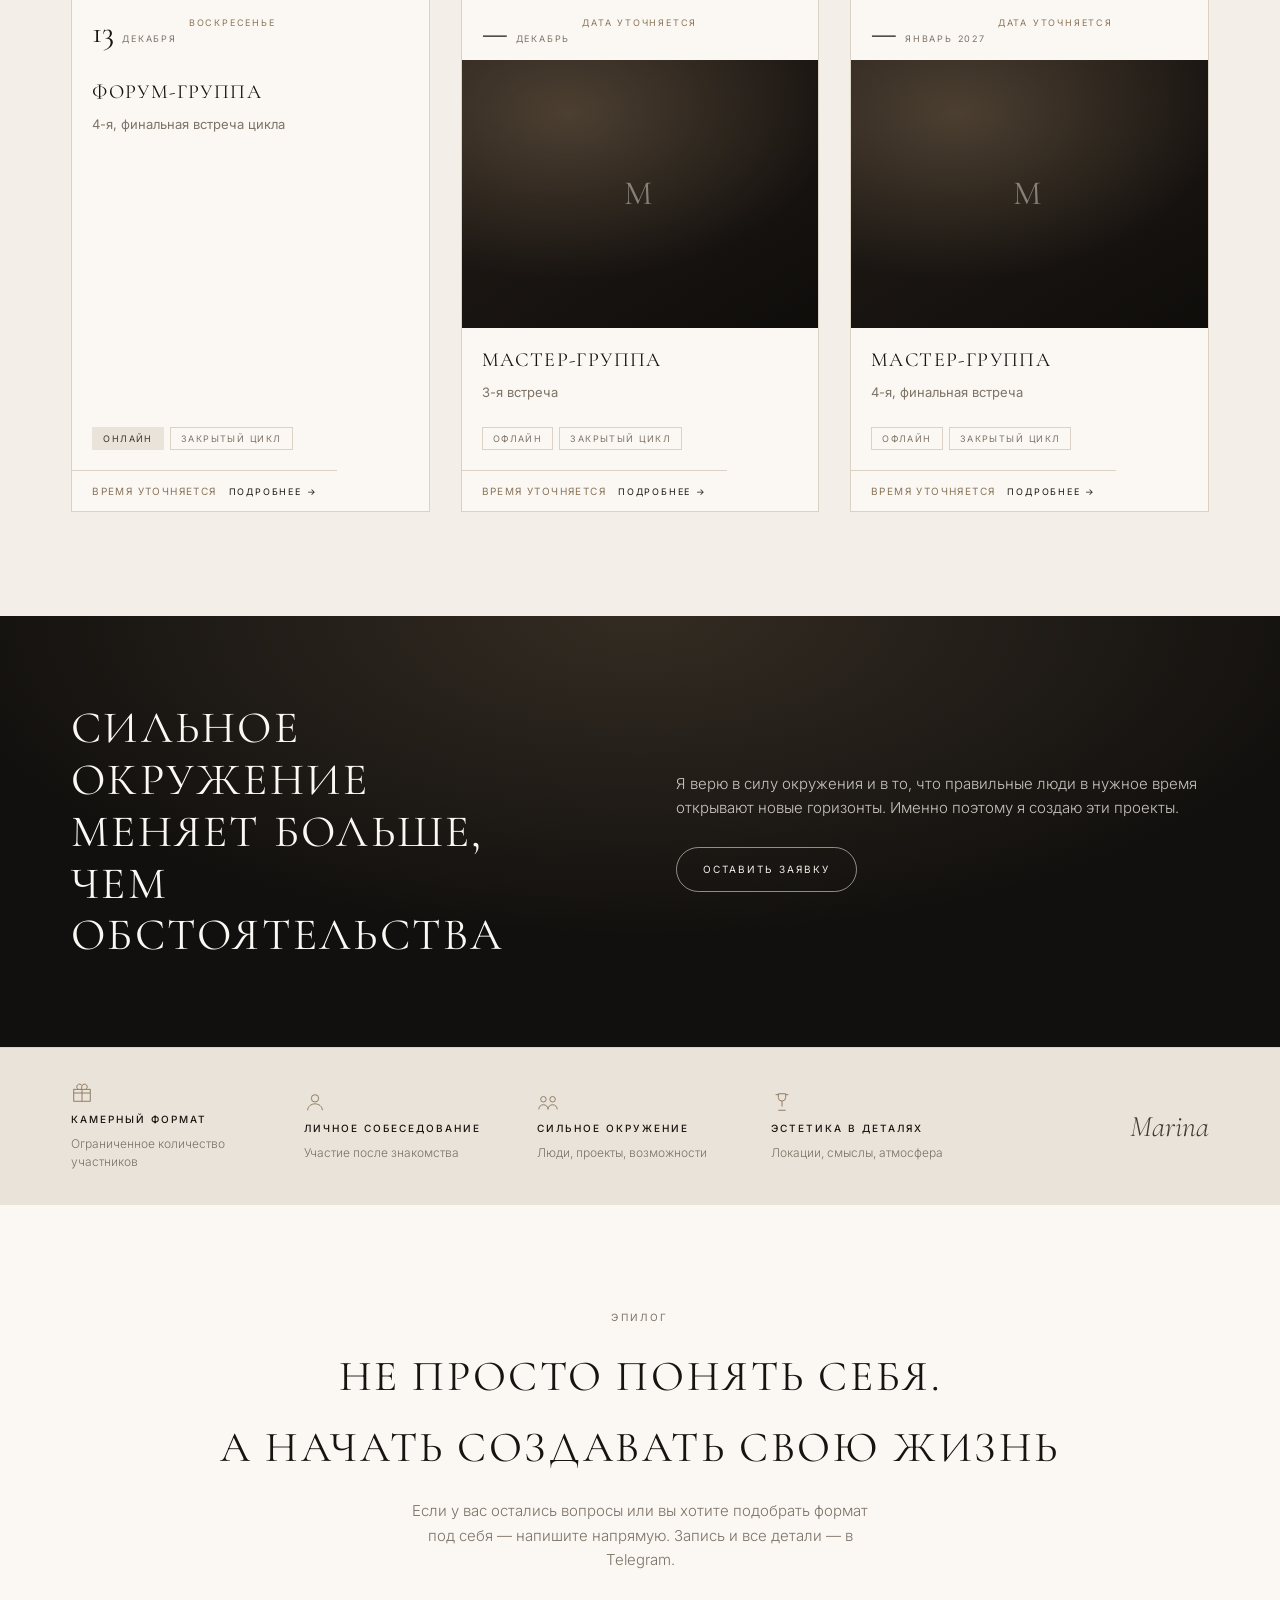
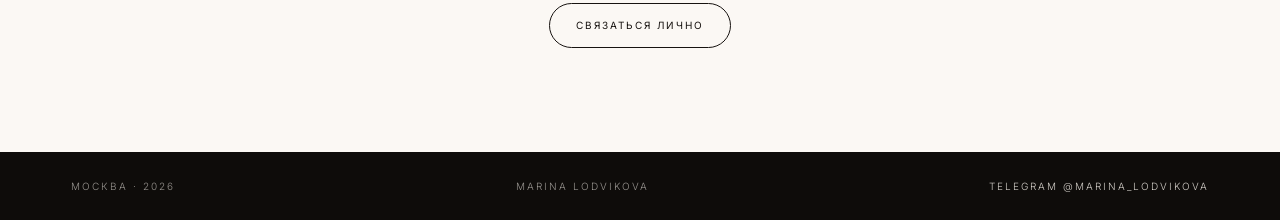
<file: arhetipy/index.html>
<!doctype html>
<html lang="ru">
<head>
  <meta charset="utf-8" />
  <meta name="viewport" content="width=device-width, initial-scale=1" />
  <title>Женские архетипы — 6 июня · Марина Лодвикова</title>
  <meta name="description" content="Любовница. Хозяйка. Девочка. Королева. Кто я сегодня и какие архетипы во мне ждут пробуждения. Однодневный офлайн-проект для женщин. 11:00–18:00, Москва. 20 000 ₽." />

  <!-- Open Graph: уникальное превью события для шеринга в WhatsApp/Email/Telegram-вне-кеша -->
  <meta property="og:title" content="Женские архетипы — 6 июня" />
  <meta property="og:description" content="Любовница. Хозяйка. Девочка. Королева. Кто я сегодня и какие архетипы во мне ждут пробуждения. Однодневный офлайн-проект для женщин. 11:00–18:00, Москва. 20 000 ₽." />
  <meta property="og:type" content="website" />
  <meta property="og:url" content="https://marina-site-beryl.vercel.app/arhetipy/" />
  <meta property="og:image" content="https://marina-site-beryl.vercel.app/assets/og/event-1.jpg" />
  <meta property="og:image:width" content="1200" />
  <meta property="og:image:height" content="630" />
  <meta property="og:locale" content="ru_RU" />
  <meta name="twitter:card" content="summary_large_image" />
  <meta name="twitter:title" content="Женские архетипы — 6 июня" />
  <meta name="twitter:description" content="Любовница. Хозяйка. Девочка. Королева. Кто я сегодня и какие архетипы во мне ждут пробуждения. Однодневный офлайн-проект для женщин. 11:00–18:00, Москва. 20 000 ₽." />
  <meta name="twitter:image" content="https://marina-site-beryl.vercel.app/assets/og/event-1.jpg" />

  <!-- Мгновенный редирект к нужному событию на главной -->
  <meta http-equiv="refresh" content="0; url=/#event-1" />
  <link rel="canonical" href="https://marina-site-beryl.vercel.app/#event-1" />
  <script>window.location.replace("/#event-1");</script>
  <style>
    body { margin:0; background:#0B0B0B; color:#EFEDE6; font-family:"Cormorant Garamond","Times New Roman",serif; }
    .wrap { height:100vh; display:flex; align-items:center; justify-content:center; flex-direction:column; gap:24px; padding:40px; text-align:center; }
    .wrap h1 { color:#B69968; font-weight:300; font-style:italic; font-size:1.8rem; margin:0; }
    .wrap a { color:#C9B58A; text-decoration:underline; }
  </style>
  <link rel="icon" href="/favicon.ico" sizes="any" />
  <link rel="icon" type="image/png" sizes="32x32" href="/icon-32.png" />
  <link rel="apple-touch-icon" sizes="180x180" href="/apple-touch-icon.png" />
  <meta name="theme-color" content="#0B0B0B" />
</head>
<body>
  <div class="wrap">
    <h1>Открываю…</h1>
    <p>Если переход не сработал — <a href="/#event-1">нажмите здесь</a></p>
  </div>
</body>
</html>
</file>
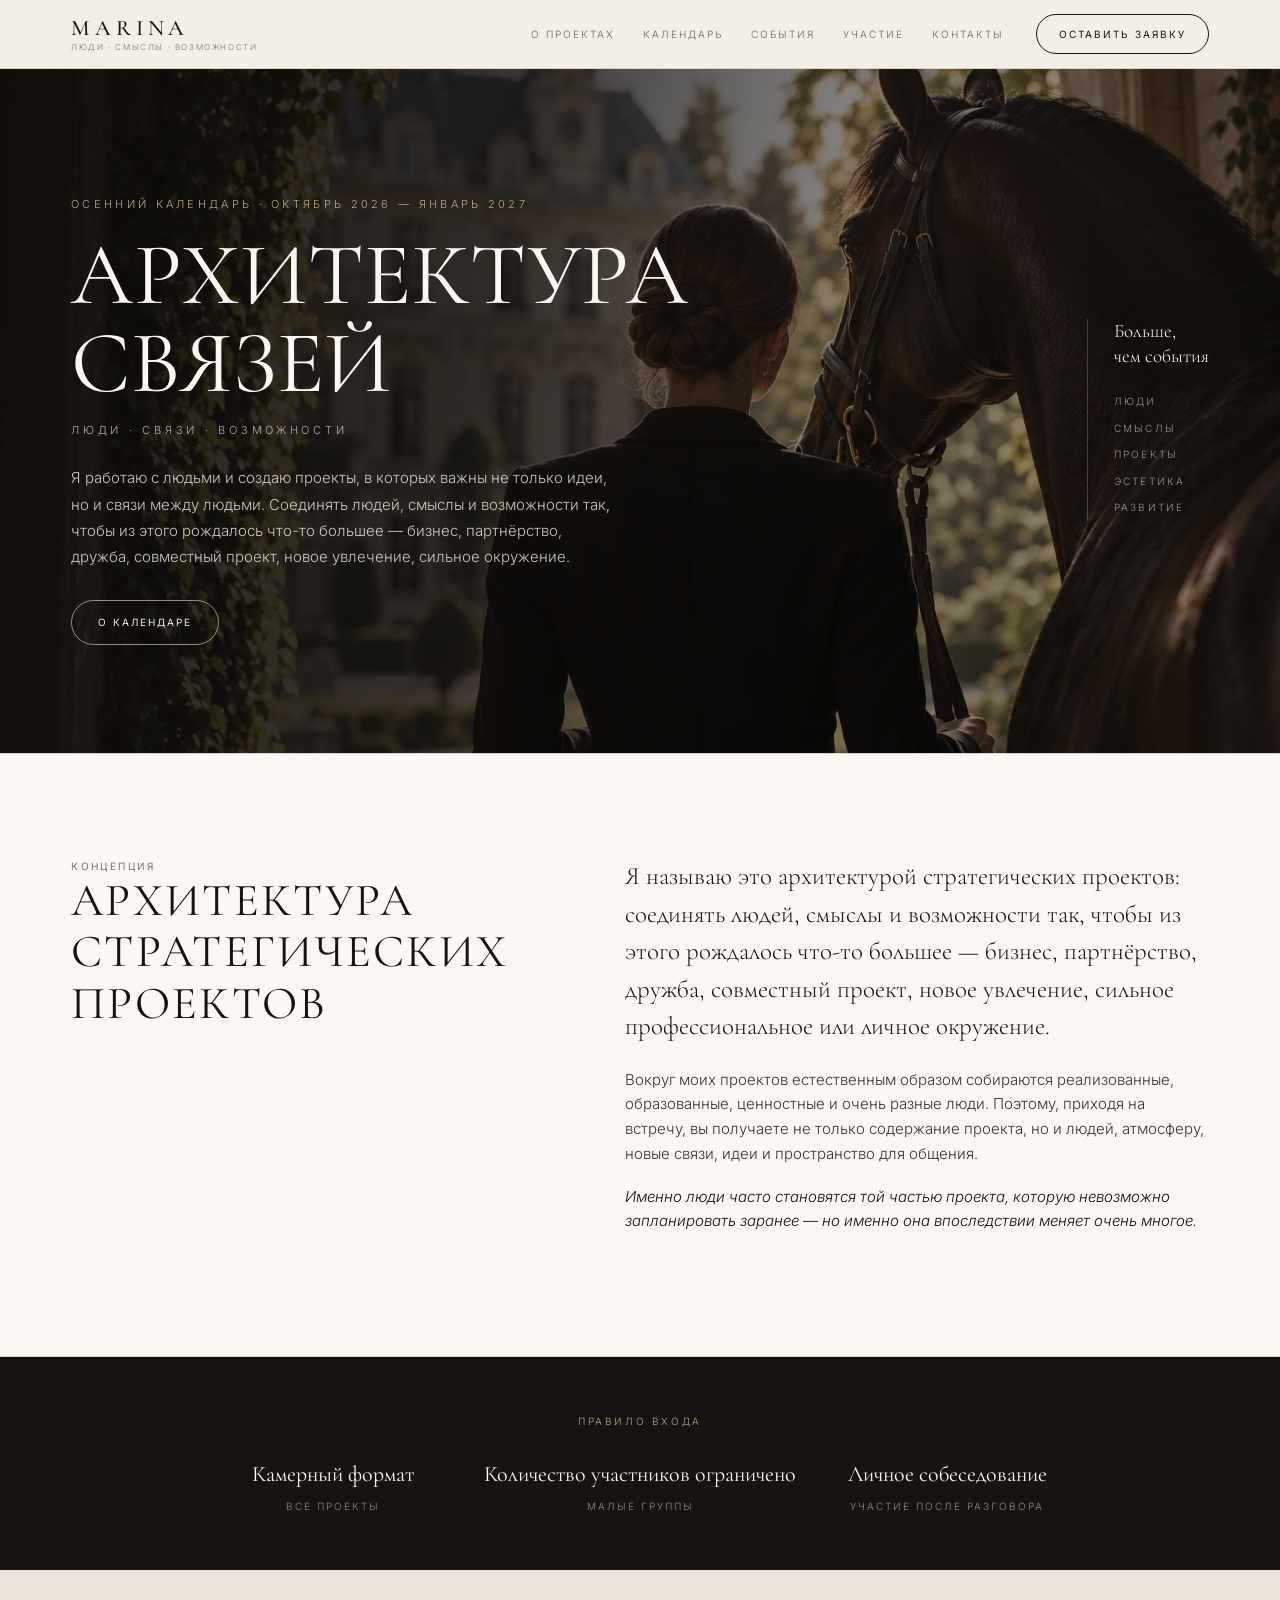
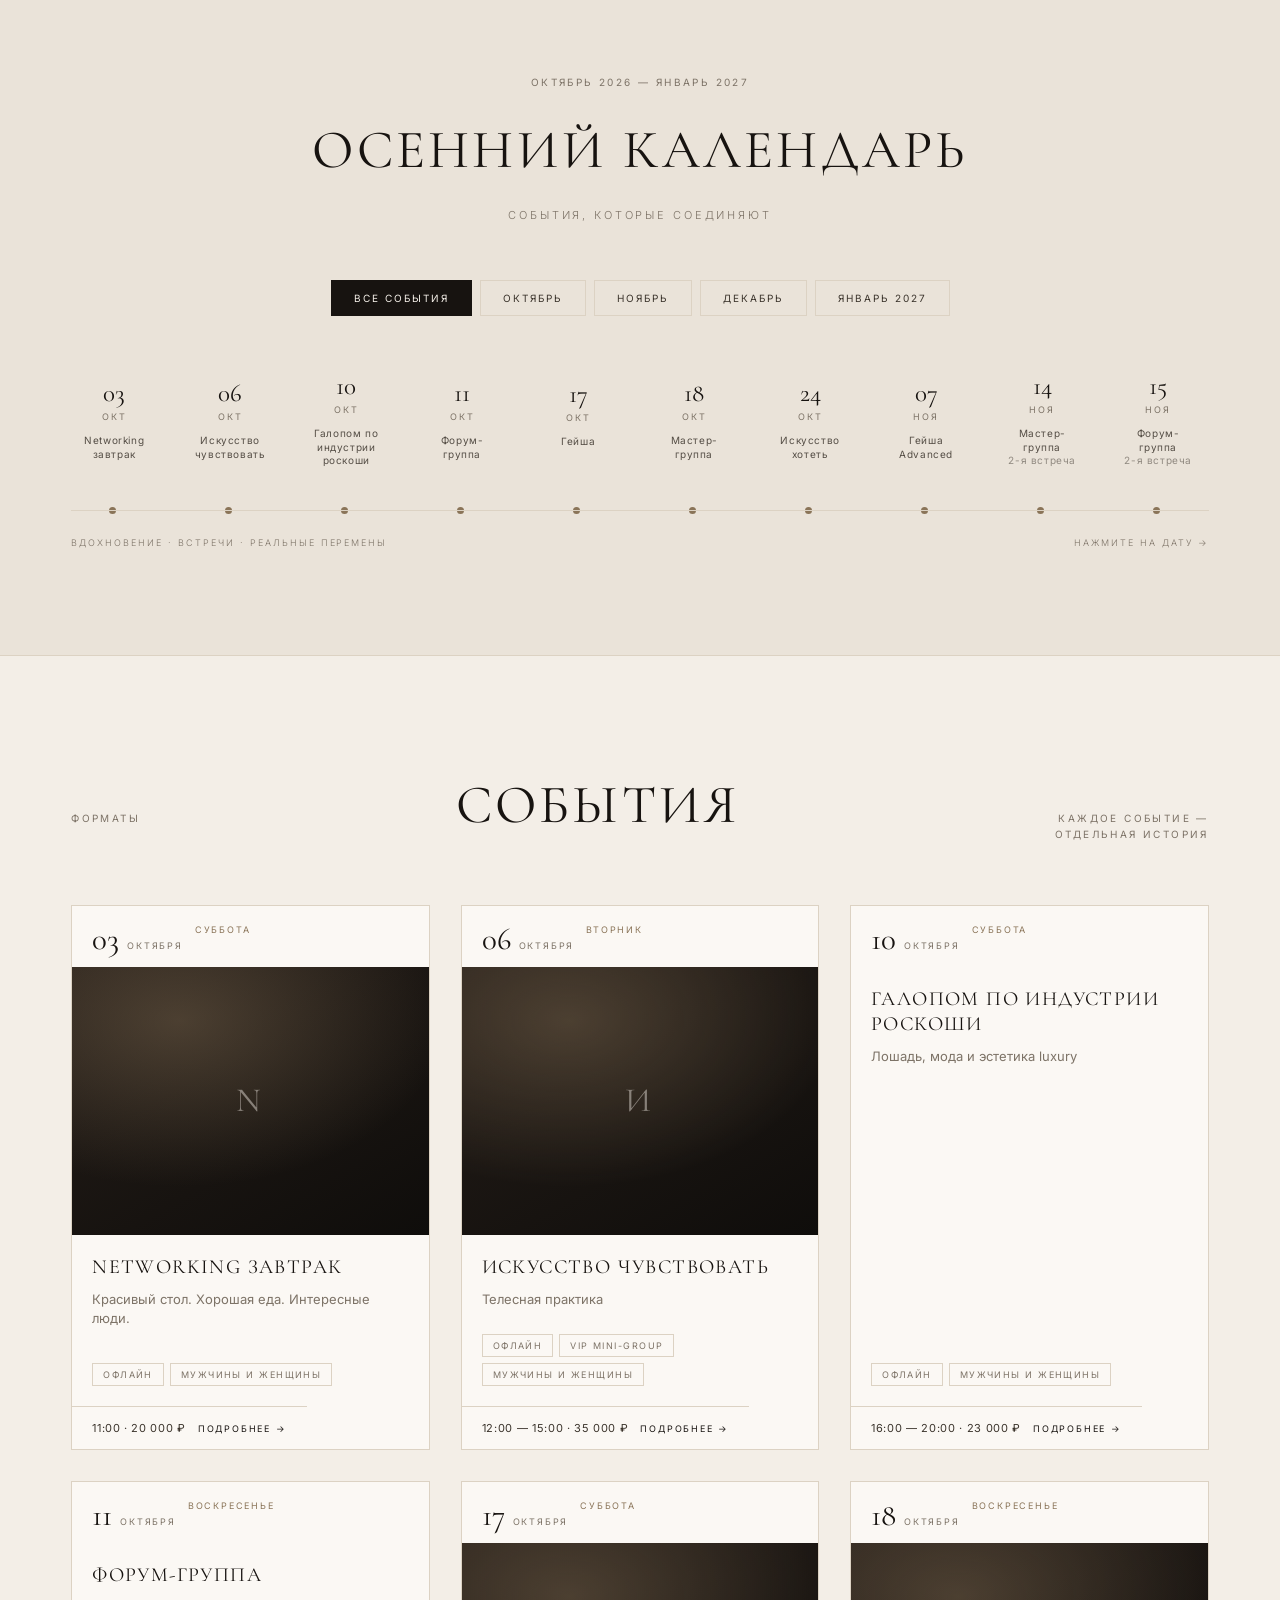
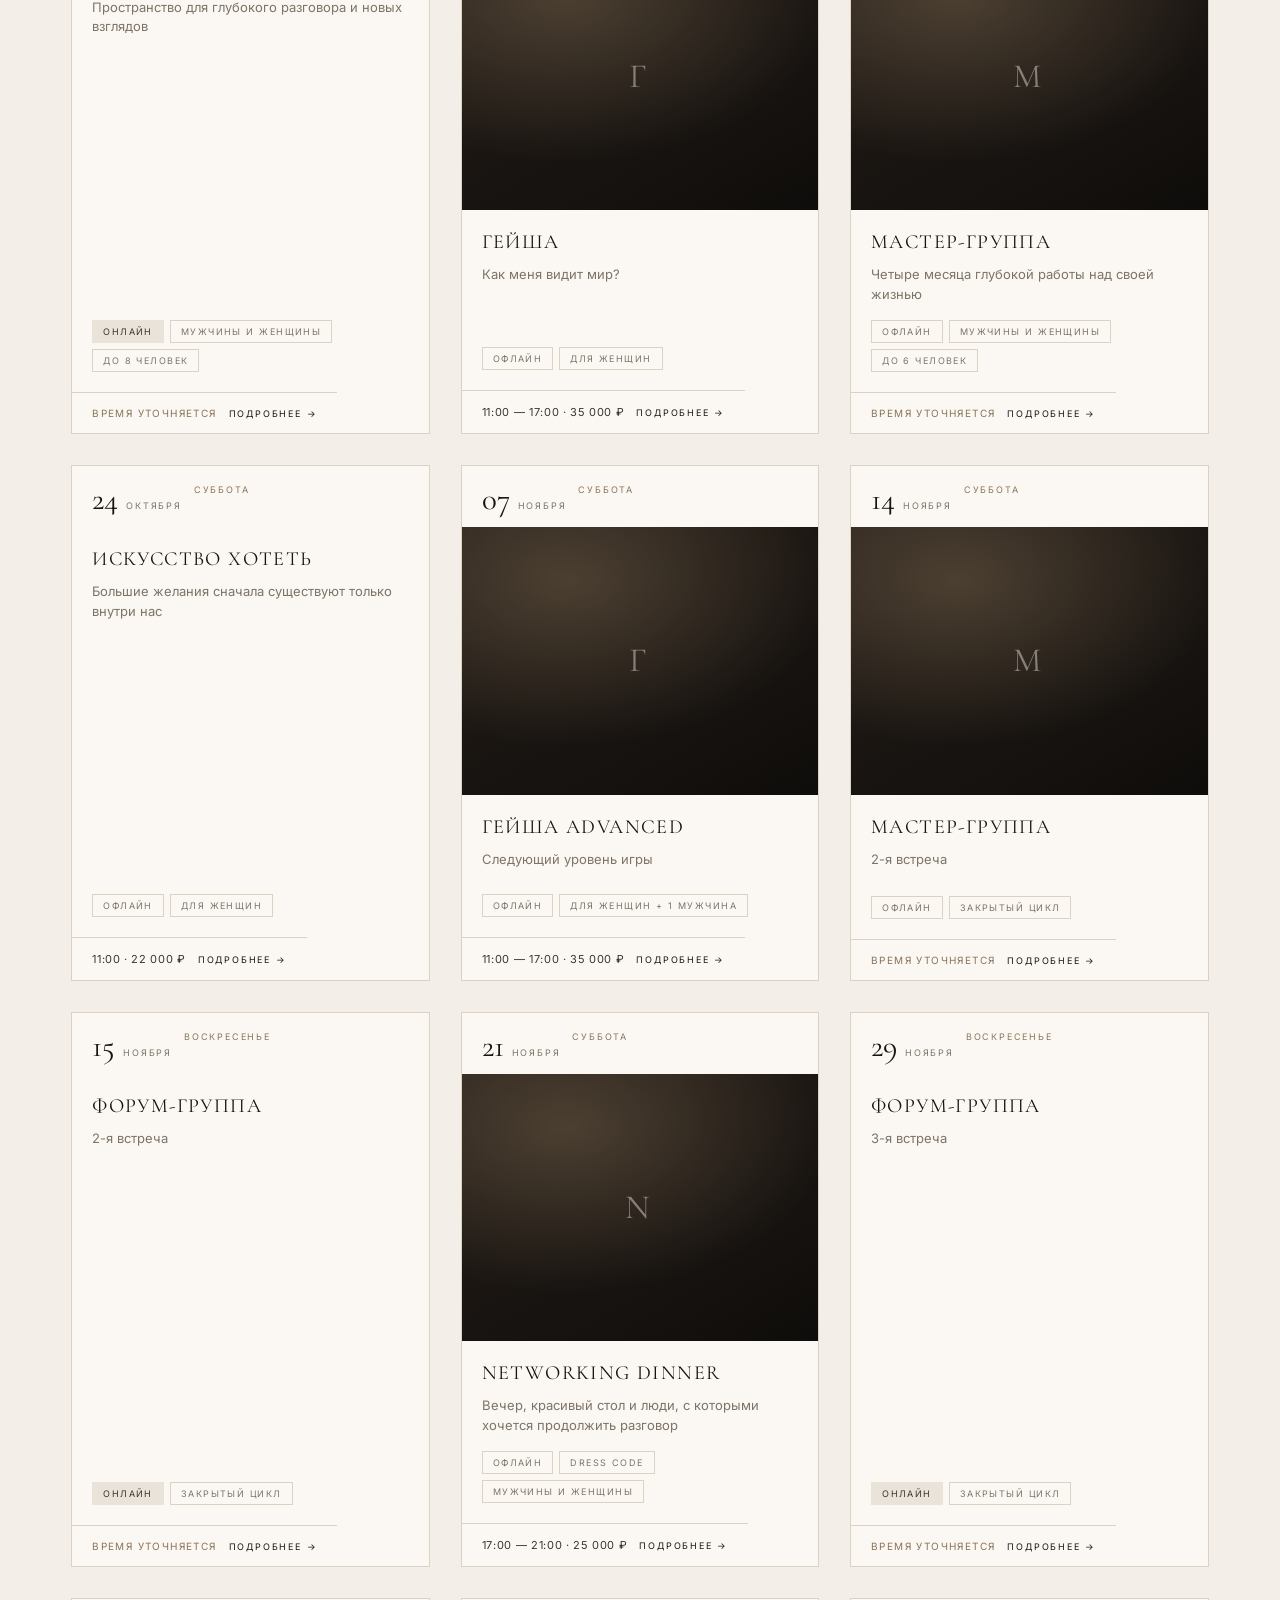
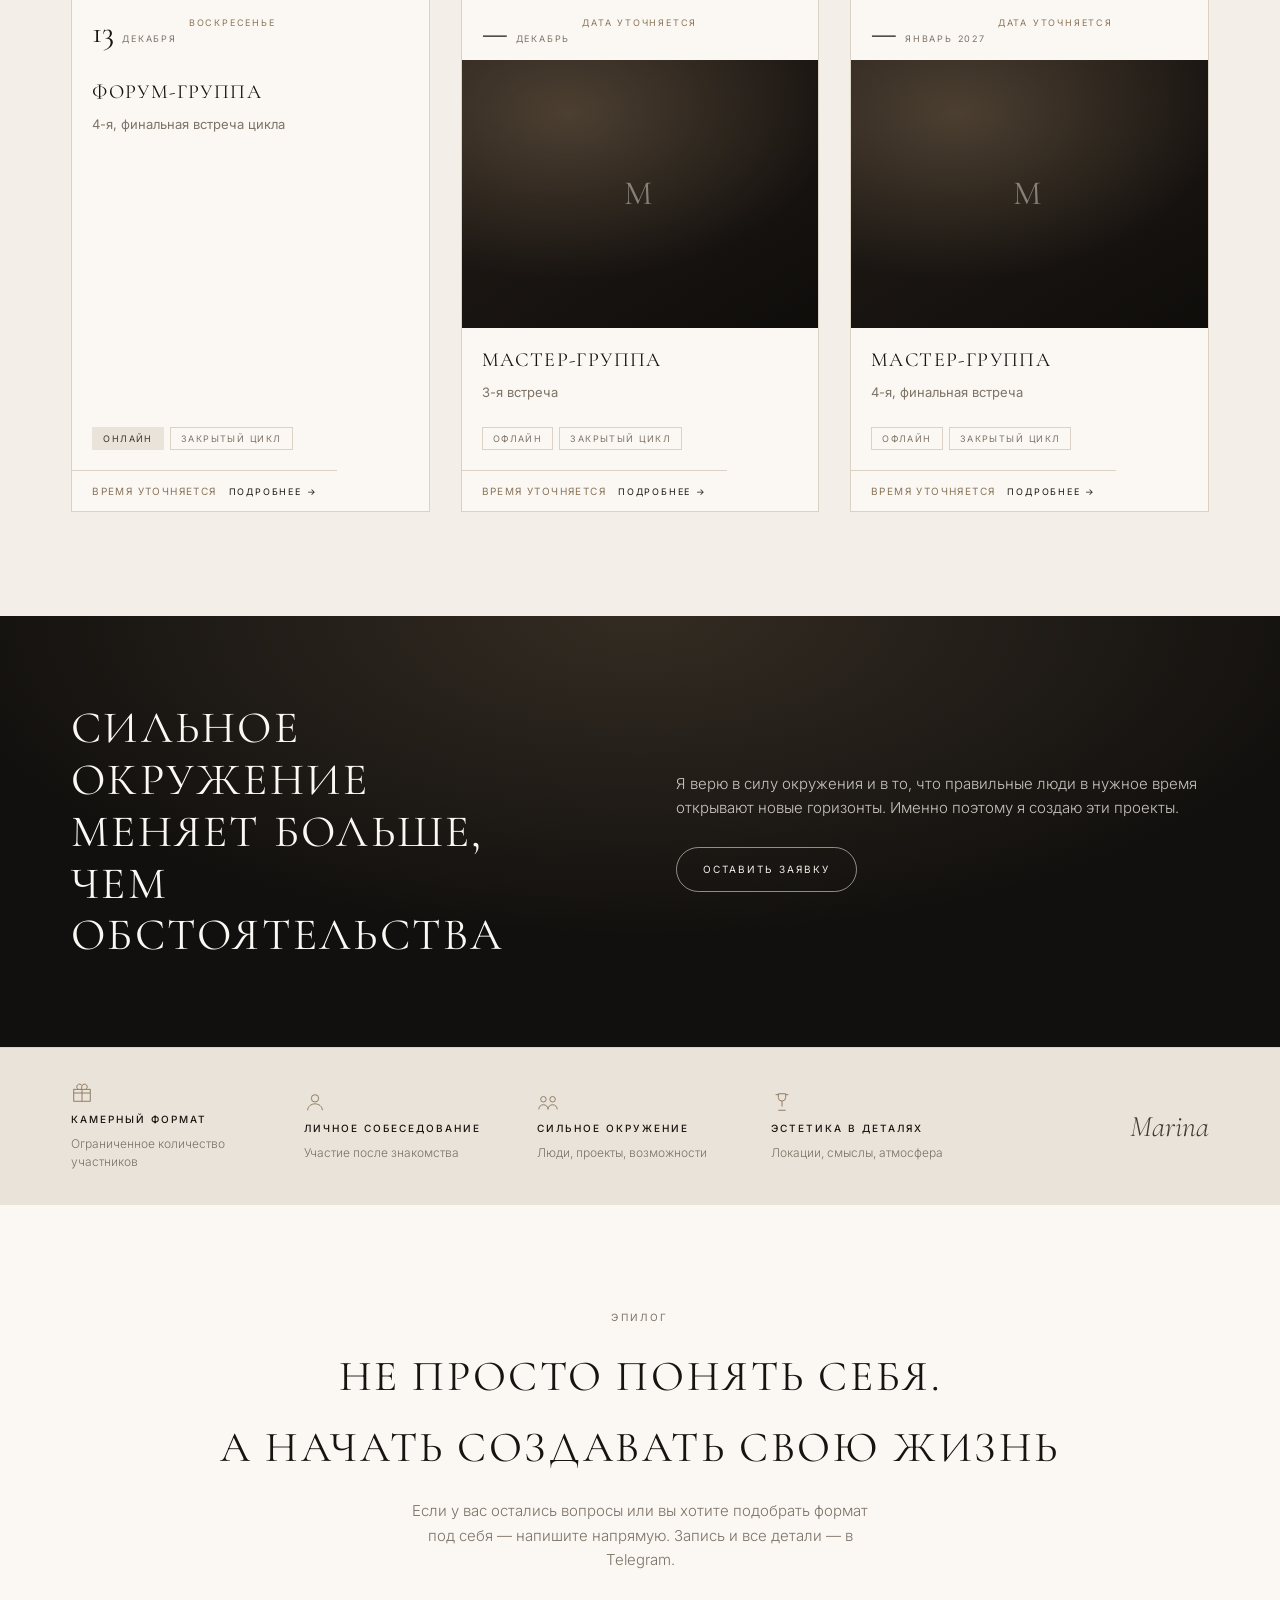
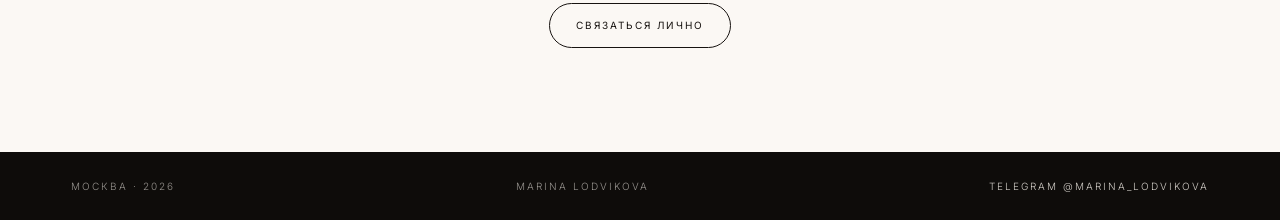
<file: dyhanie/index.html>
<!doctype html>
<html lang="ru">
<head>
  <meta charset="utf-8" />
  <meta name="viewport" content="width=device-width, initial-scale=1" />
  <title>Телесная практика дыхания — 11 июня · Марина Лодвикова</title>
  <meta name="description" content="Чего я хочу на самом деле? Камерная VIP мини-группа для мужчин и женщин. Пространство Pheromone, Москва. 11 июня, 12:00–15:00. 35 000 ₽." />

  <!-- Open Graph: уникальное превью события для шеринга в WhatsApp/Email/Telegram-вне-кеша -->
  <meta property="og:title" content="Телесная практика дыхания — 11 июня" />
  <meta property="og:description" content="Чего я хочу на самом деле? Камерная VIP мини-группа для мужчин и женщин. Пространство Pheromone, Москва. 11 июня, 12:00–15:00. 35 000 ₽." />
  <meta property="og:type" content="website" />
  <meta property="og:url" content="https://marina-site-beryl.vercel.app/dyhanie/" />
  <meta property="og:image" content="https://marina-site-beryl.vercel.app/assets/og/event-2.jpg" />
  <meta property="og:image:width" content="1200" />
  <meta property="og:image:height" content="630" />
  <meta property="og:locale" content="ru_RU" />
  <meta name="twitter:card" content="summary_large_image" />
  <meta name="twitter:title" content="Телесная практика дыхания — 11 июня" />
  <meta name="twitter:description" content="Чего я хочу на самом деле? Камерная VIP мини-группа для мужчин и женщин. Пространство Pheromone, Москва. 11 июня, 12:00–15:00. 35 000 ₽." />
  <meta name="twitter:image" content="https://marina-site-beryl.vercel.app/assets/og/event-2.jpg" />

  <!-- Мгновенный редирект к нужному событию на главной -->
  <meta http-equiv="refresh" content="0; url=/#event-2" />
  <link rel="canonical" href="https://marina-site-beryl.vercel.app/#event-2" />
  <script>window.location.replace("/#event-2");</script>
  <style>
    body { margin:0; background:#0B0B0B; color:#EFEDE6; font-family:"Cormorant Garamond","Times New Roman",serif; }
    .wrap { height:100vh; display:flex; align-items:center; justify-content:center; flex-direction:column; gap:24px; padding:40px; text-align:center; }
    .wrap h1 { color:#B69968; font-weight:300; font-style:italic; font-size:1.8rem; margin:0; }
    .wrap a { color:#C9B58A; text-decoration:underline; }
  </style>
  <link rel="icon" href="/favicon.ico" sizes="any" />
  <link rel="icon" type="image/png" sizes="32x32" href="/icon-32.png" />
  <link rel="apple-touch-icon" sizes="180x180" href="/apple-touch-icon.png" />
  <meta name="theme-color" content="#0B0B0B" />
</head>
<body>
  <div class="wrap">
    <h1>Открываю…</h1>
    <p>Если переход не сработал — <a href="/#event-2">нажмите здесь</a></p>
  </div>
</body>
</html>
</file>
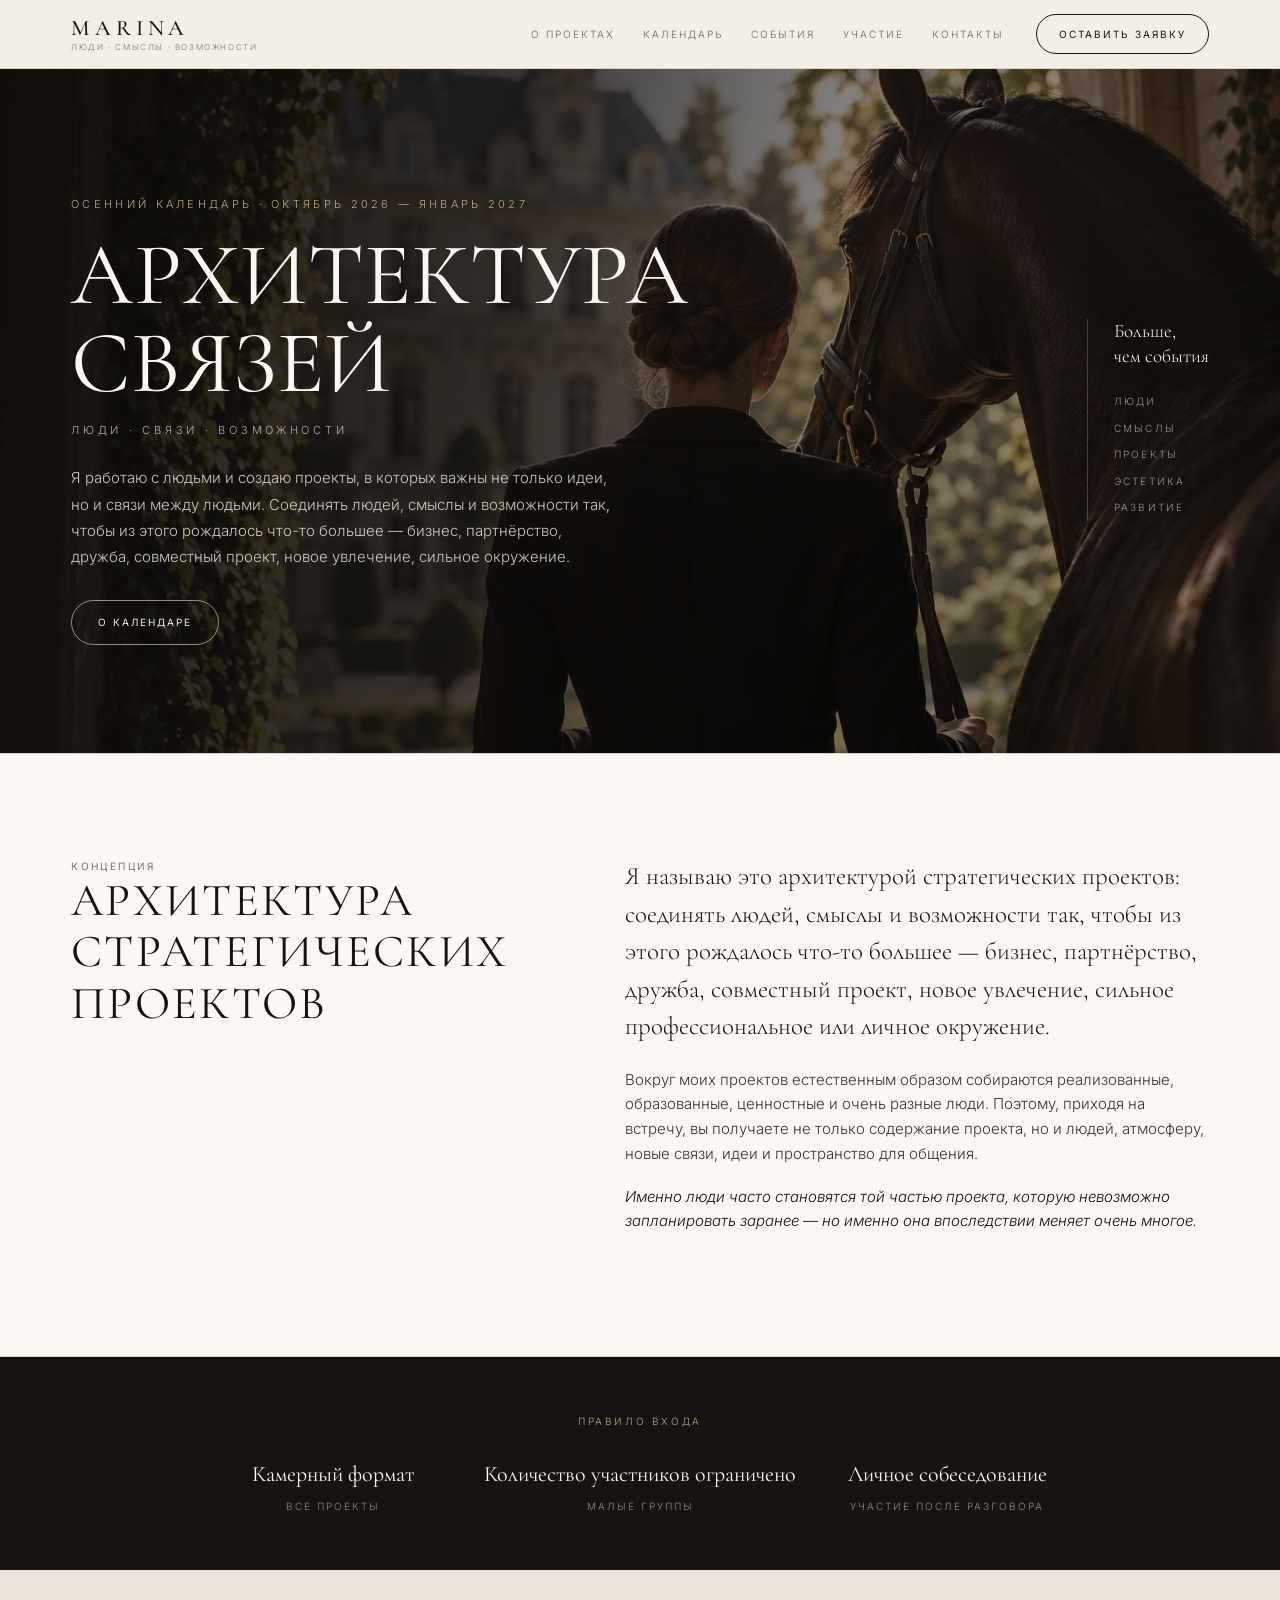
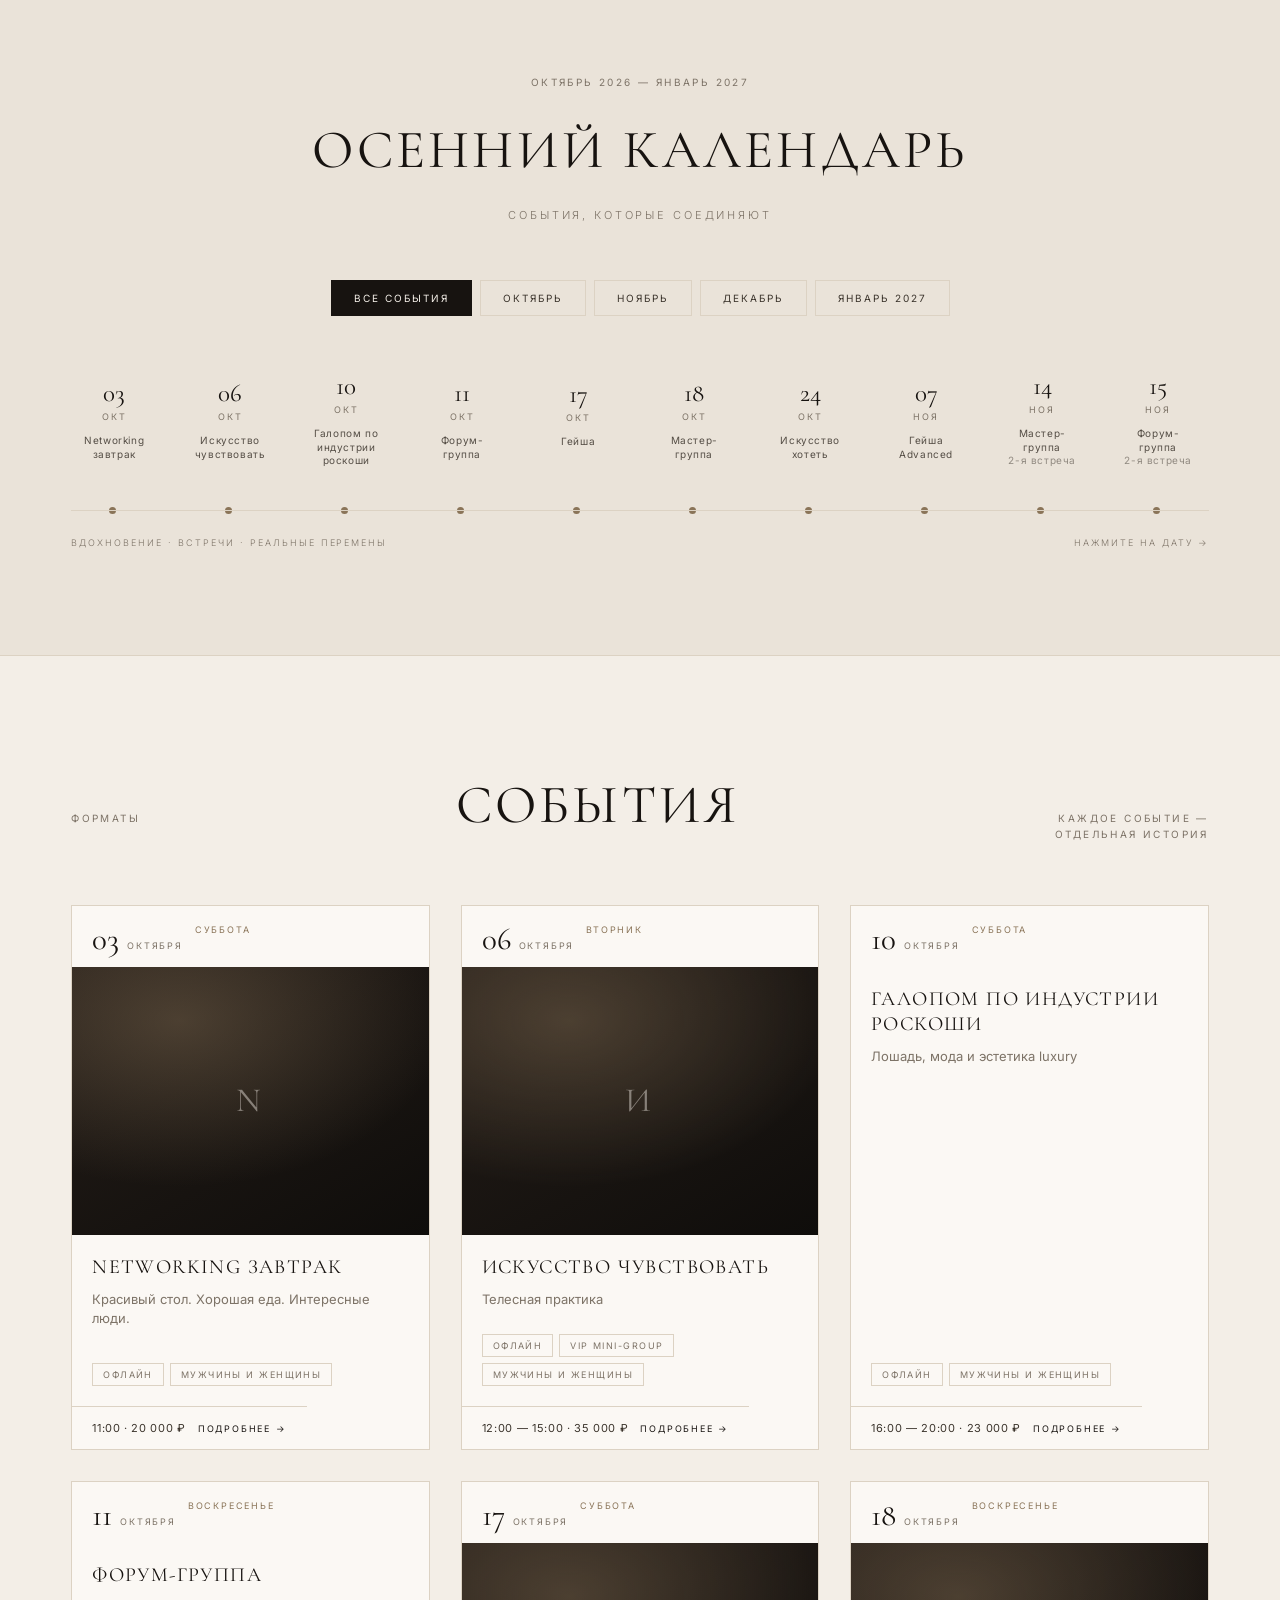
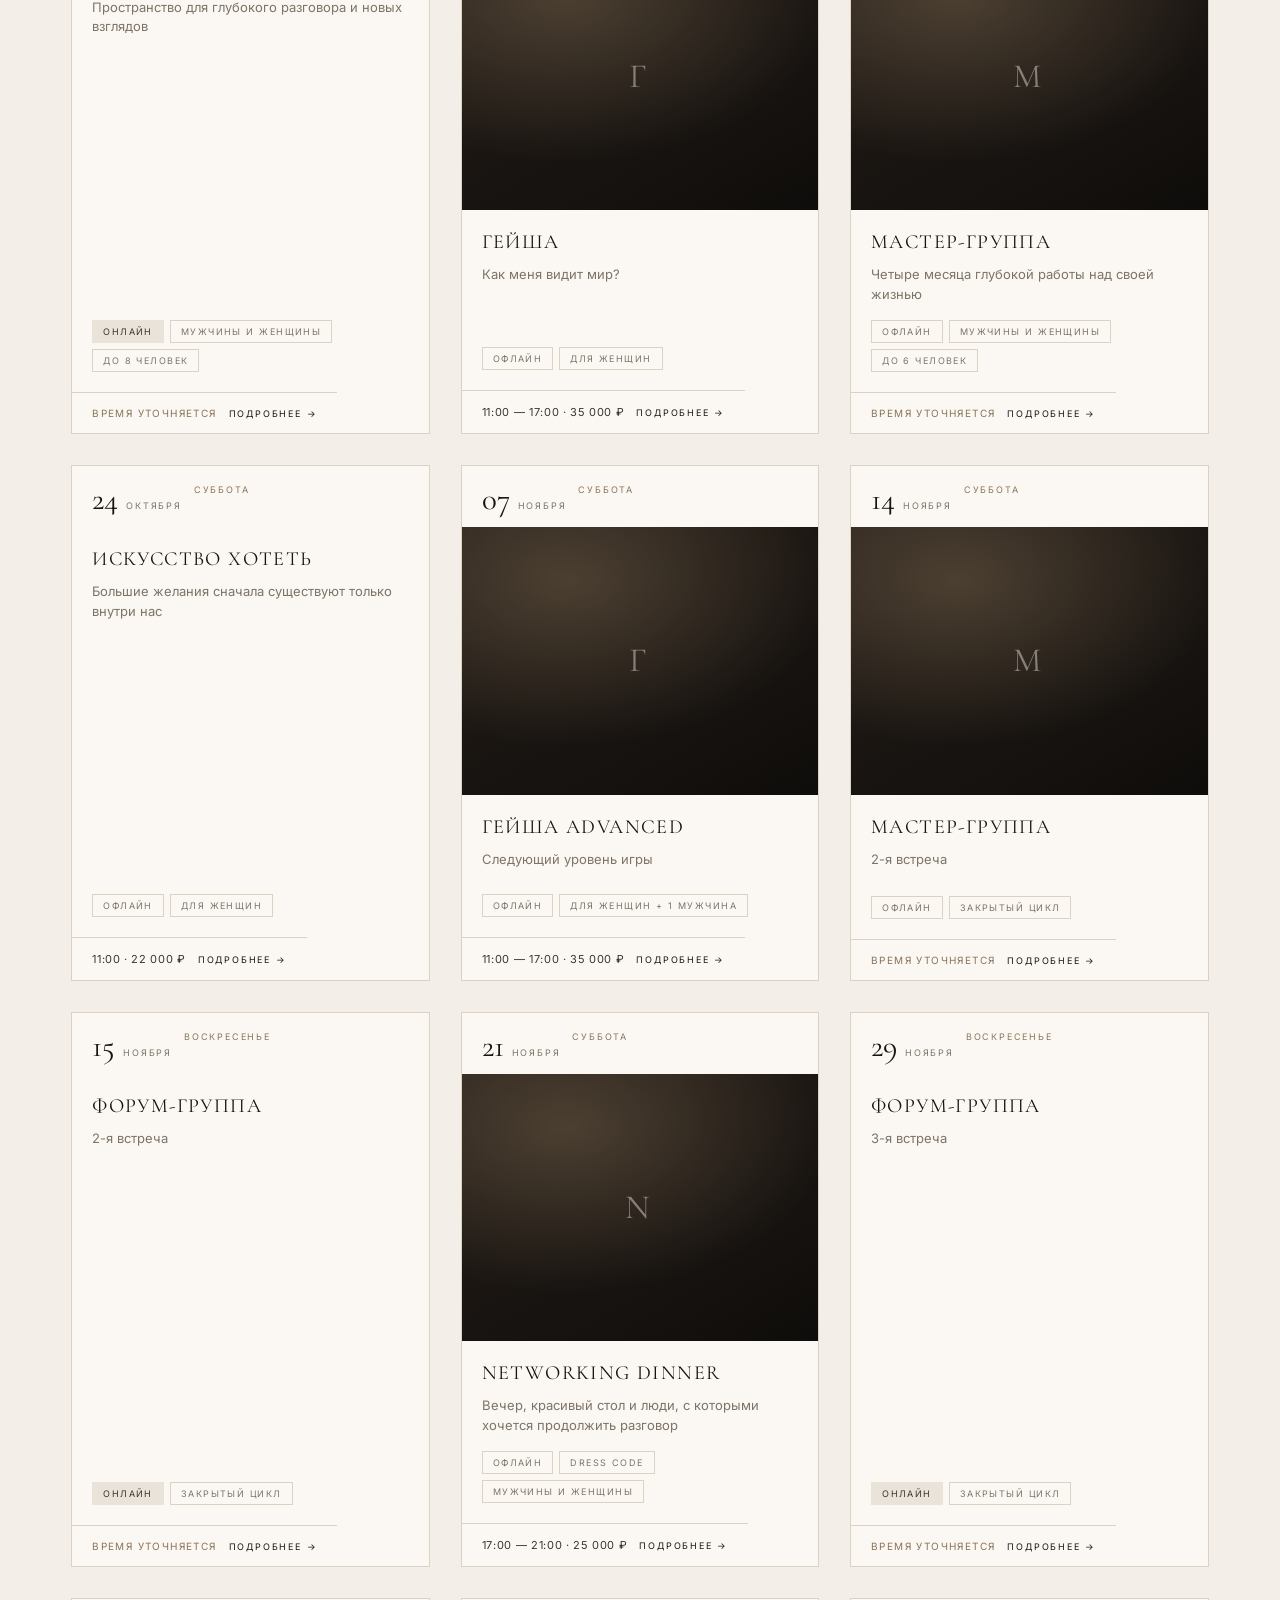
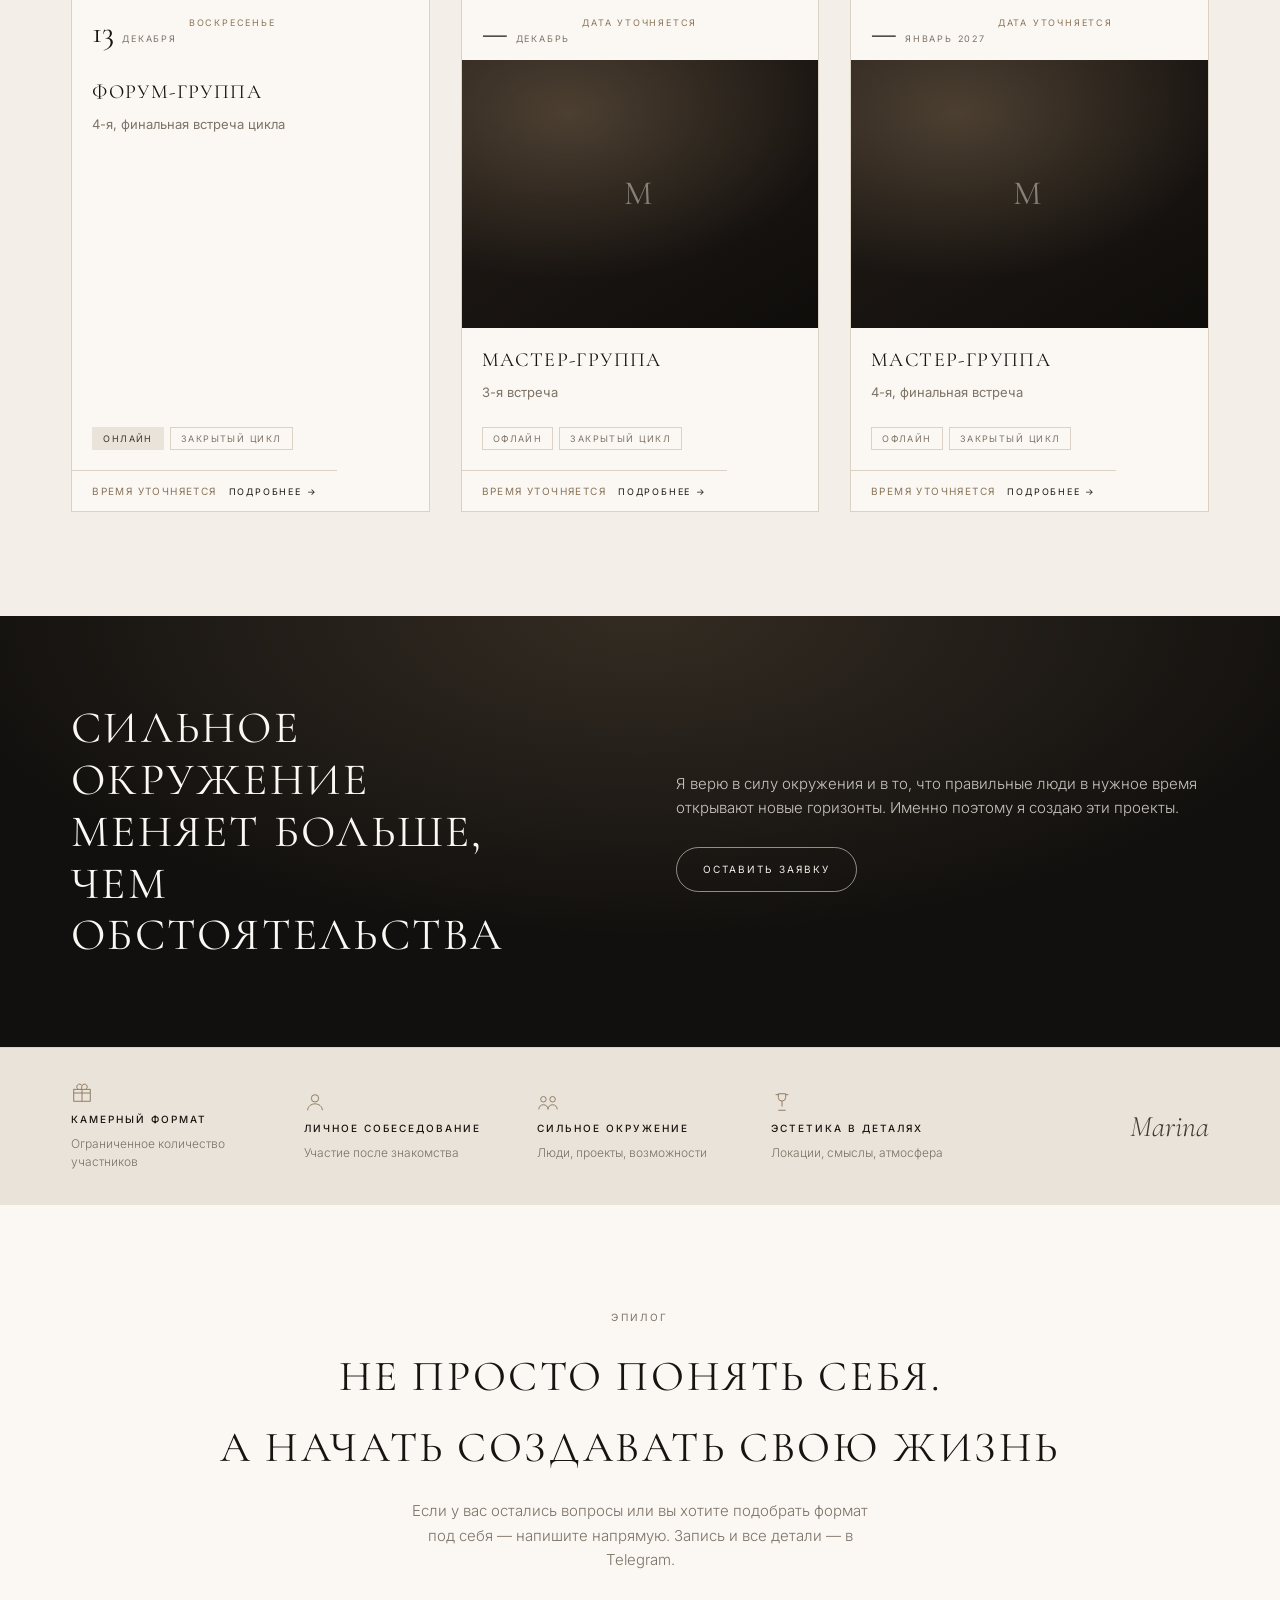
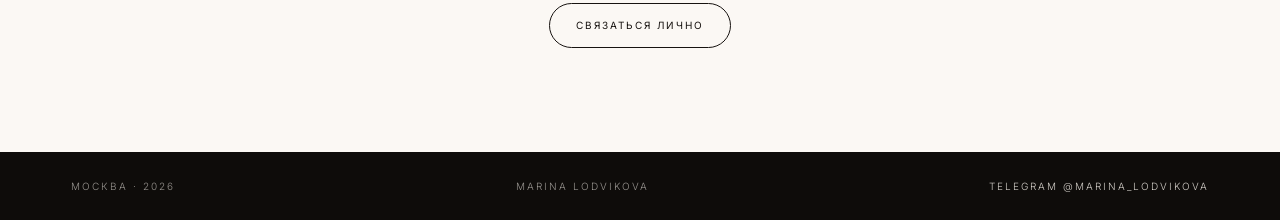
<file: geisha/index.html>
<!doctype html>
<html lang="ru">
<head>
  <meta charset="utf-8" />
  <meta name="viewport" content="width=device-width, initial-scale=1" />
  <title>Гейша — 13 июня · Марина Лодвикова</title>
  <meta name="description" content="Как меня видит мир? Закрытый формат для женщин. В игре появляется мужская фигура — Император. 13 июня, 11:00–18:00. 35 000 ₽." />

  <!-- Open Graph: уникальное превью события для шеринга в WhatsApp/Email/Telegram-вне-кеша -->
  <meta property="og:title" content="Гейша — 13 июня" />
  <meta property="og:description" content="Как меня видит мир? Закрытый формат для женщин. В игре появляется мужская фигура — Император. 13 июня, 11:00–18:00. 35 000 ₽." />
  <meta property="og:type" content="website" />
  <meta property="og:url" content="https://marina-site-beryl.vercel.app/geisha/" />
  <meta property="og:image" content="https://marina-site-beryl.vercel.app/assets/og/event-3.jpg" />
  <meta property="og:image:width" content="1200" />
  <meta property="og:image:height" content="630" />
  <meta property="og:locale" content="ru_RU" />
  <meta name="twitter:card" content="summary_large_image" />
  <meta name="twitter:title" content="Гейша — 13 июня" />
  <meta name="twitter:description" content="Как меня видит мир? Закрытый формат для женщин. В игре появляется мужская фигура — Император. 13 июня, 11:00–18:00. 35 000 ₽." />
  <meta name="twitter:image" content="https://marina-site-beryl.vercel.app/assets/og/event-3.jpg" />

  <!-- Мгновенный редирект к нужному событию на главной -->
  <meta http-equiv="refresh" content="0; url=/#event-3" />
  <link rel="canonical" href="https://marina-site-beryl.vercel.app/#event-3" />
  <script>window.location.replace("/#event-3");</script>
  <style>
    body { margin:0; background:#0B0B0B; color:#EFEDE6; font-family:"Cormorant Garamond","Times New Roman",serif; }
    .wrap { height:100vh; display:flex; align-items:center; justify-content:center; flex-direction:column; gap:24px; padding:40px; text-align:center; }
    .wrap h1 { color:#B69968; font-weight:300; font-style:italic; font-size:1.8rem; margin:0; }
    .wrap a { color:#C9B58A; text-decoration:underline; }
  </style>
  <link rel="icon" href="/favicon.ico" sizes="any" />
  <link rel="icon" type="image/png" sizes="32x32" href="/icon-32.png" />
  <link rel="apple-touch-icon" sizes="180x180" href="/apple-touch-icon.png" />
  <meta name="theme-color" content="#0B0B0B" />
</head>
<body>
  <div class="wrap">
    <h1>Открываю…</h1>
    <p>Если переход не сработал — <a href="/#event-3">нажмите здесь</a></p>
  </div>
</body>
</html>
</file>
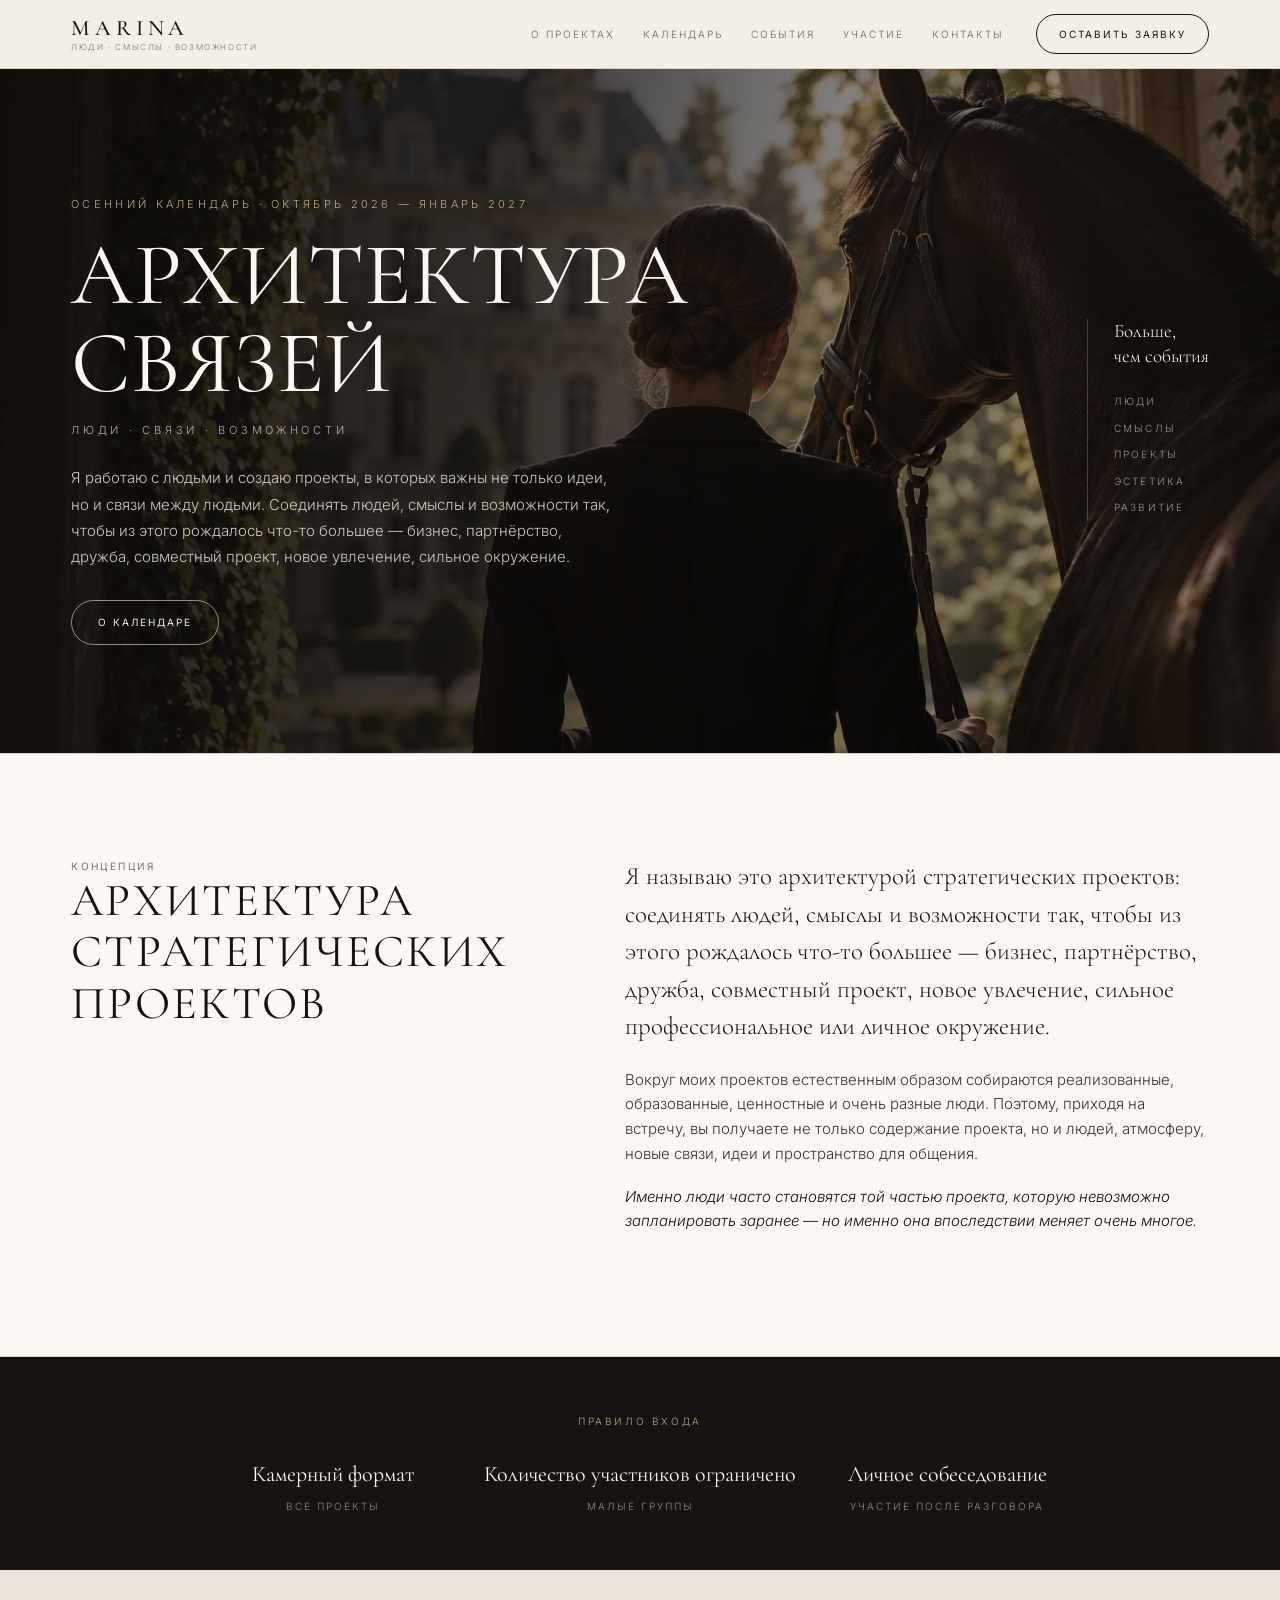
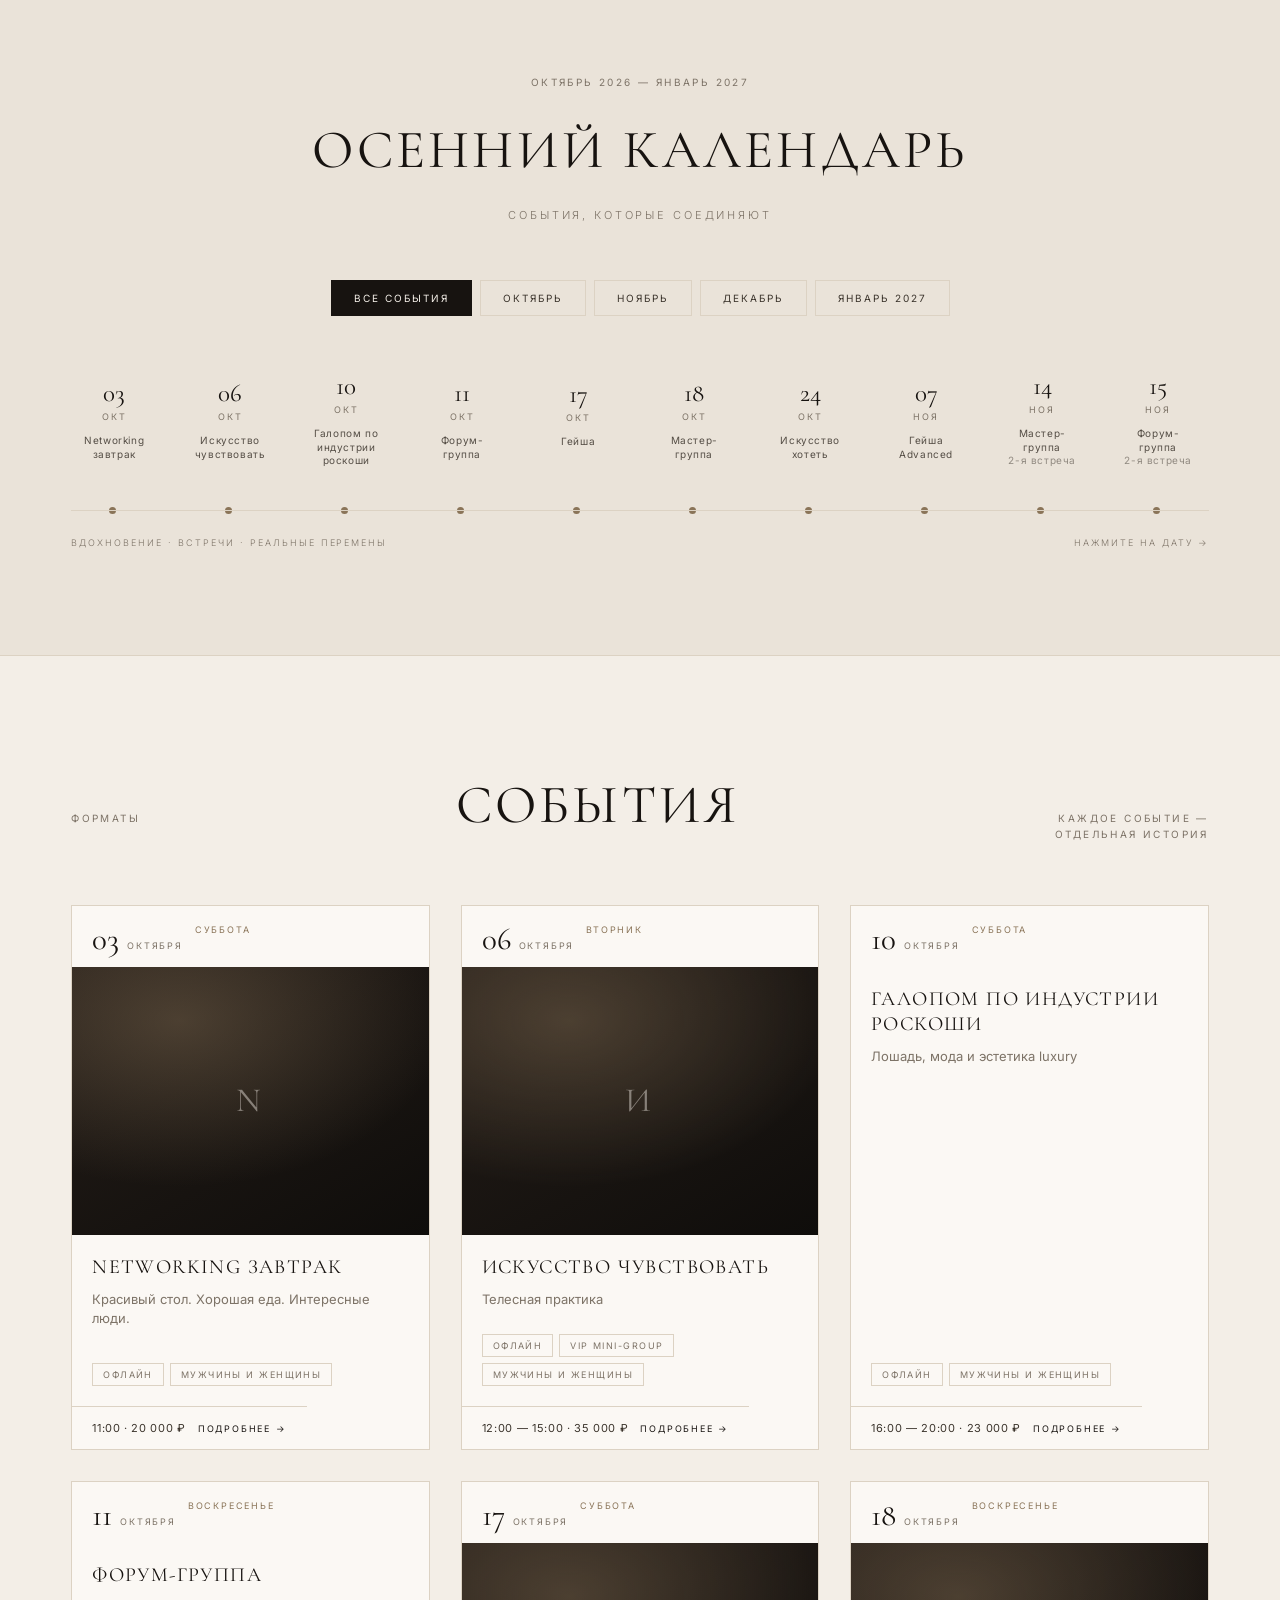
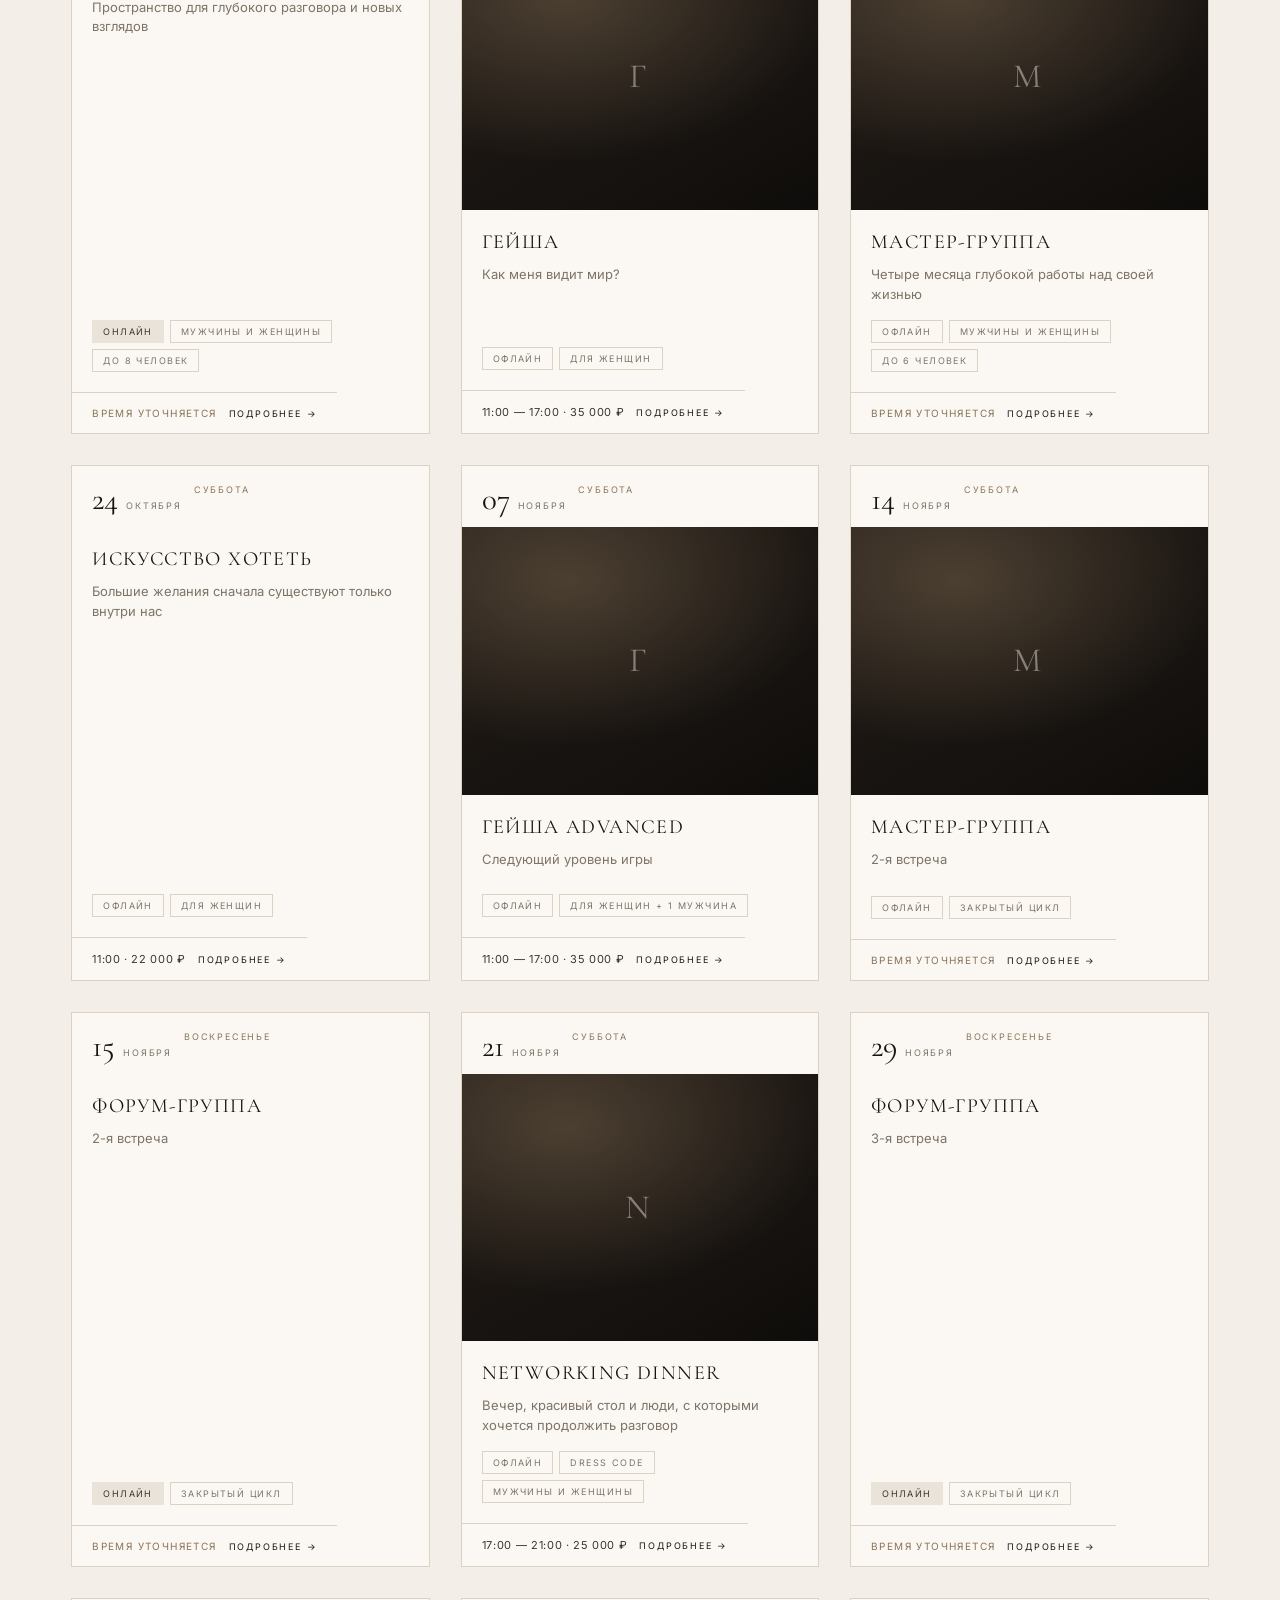
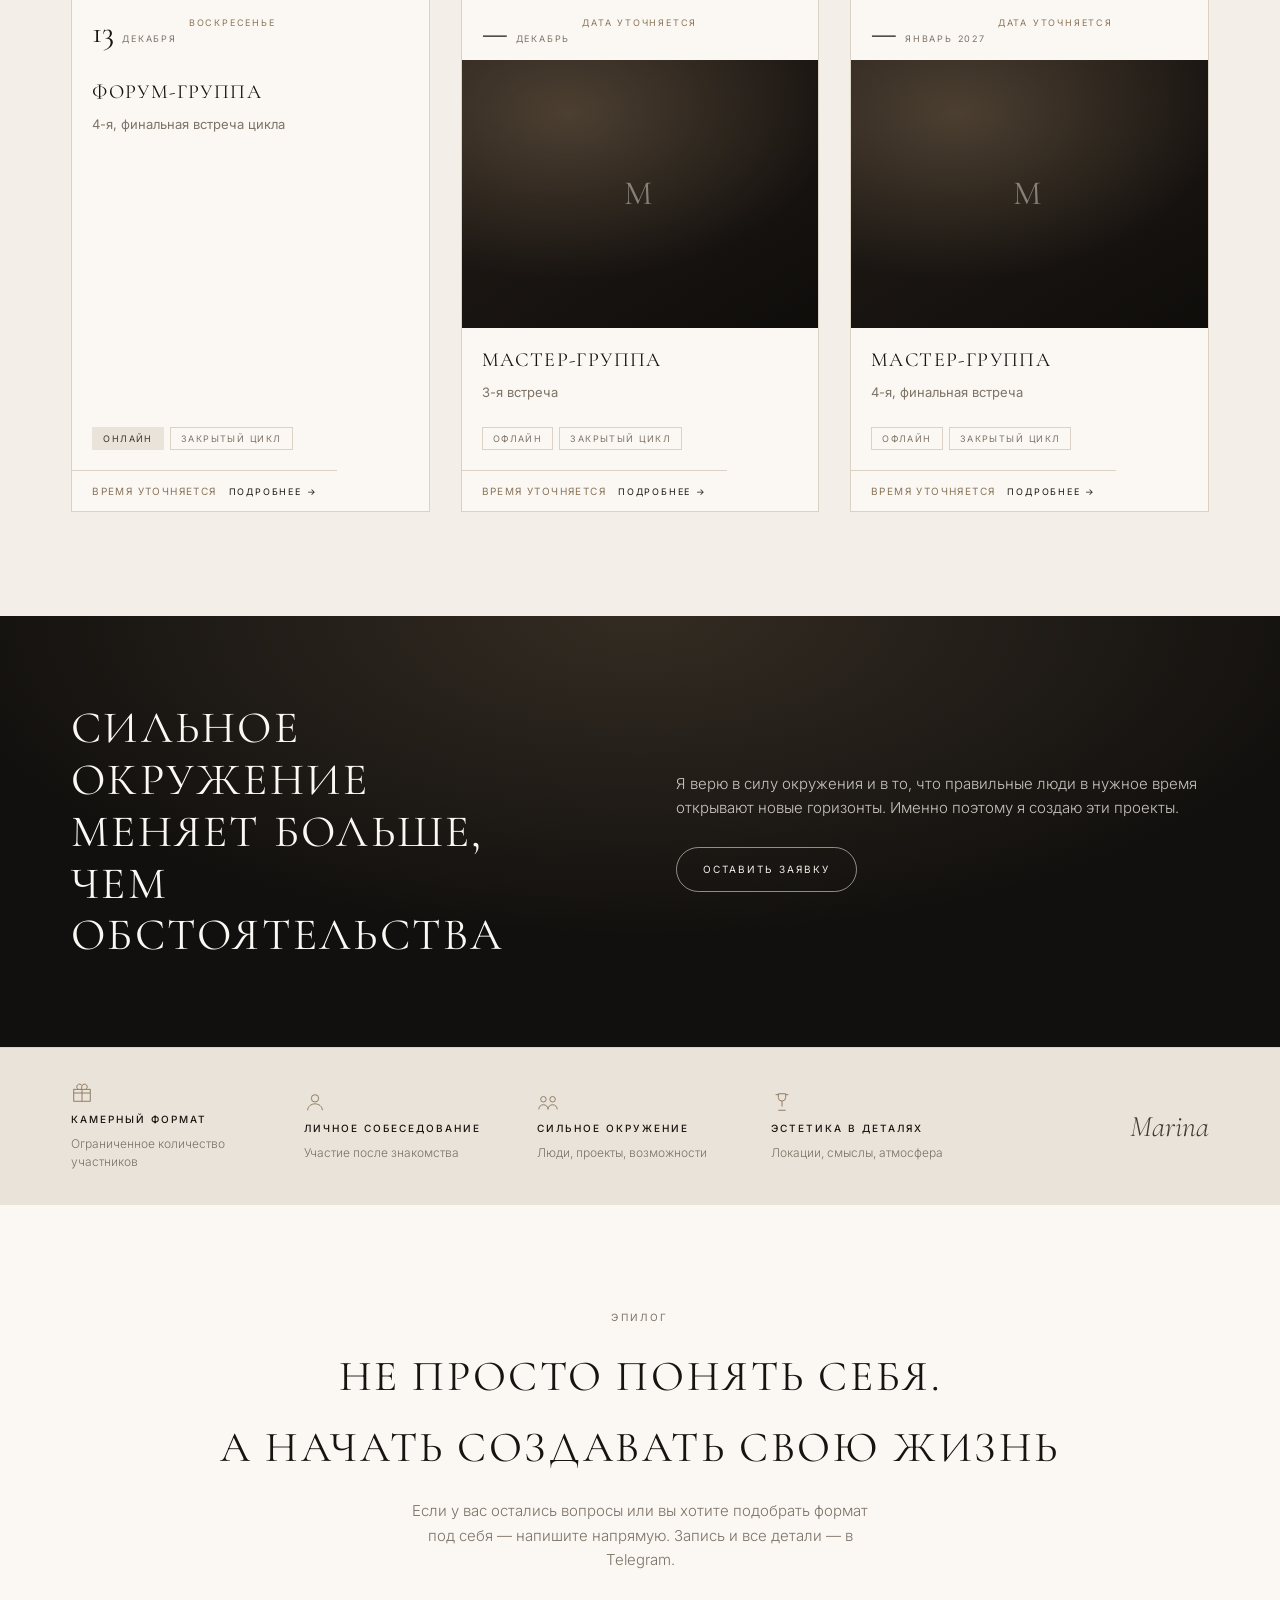
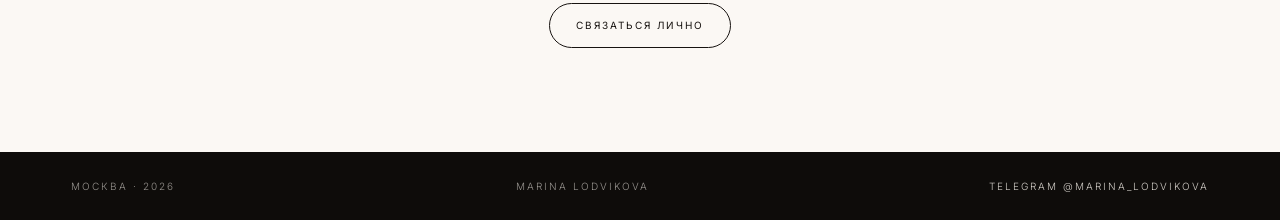
<file: master/index.html>
<!doctype html>
<html lang="ru">
<head>
  <meta charset="utf-8" />
  <meta name="viewport" content="width=device-width, initial-scale=1" />
  <title>Старт мастер-группы — 18 июля · Марина Лодвикова</title>
  <meta name="description" content="Как превратить осознания в реальность. Группа 6 человек, старт 18 июля. 4 месяца сопровождения. Мужская и женская группа. 365 000 ₽." />

  <!-- Open Graph: уникальное превью события для шеринга в WhatsApp/Email/Telegram-вне-кеша -->
  <meta property="og:title" content="Старт мастер-группы — 18 июля" />
  <meta property="og:description" content="Как превратить осознания в реальность. Группа 6 человек, старт 18 июля. 4 месяца сопровождения. Мужская и женская группа. 365 000 ₽." />
  <meta property="og:type" content="website" />
  <meta property="og:url" content="https://marina-site-beryl.vercel.app/master/" />
  <meta property="og:image" content="https://marina-site-beryl.vercel.app/assets/og/event-5.jpg" />
  <meta property="og:image:width" content="1200" />
  <meta property="og:image:height" content="630" />
  <meta property="og:locale" content="ru_RU" />
  <meta name="twitter:card" content="summary_large_image" />
  <meta name="twitter:title" content="Старт мастер-группы — 18 июля" />
  <meta name="twitter:description" content="Как превратить осознания в реальность. Группа 6 человек, старт 18 июля. 4 месяца сопровождения. Мужская и женская группа. 365 000 ₽." />
  <meta name="twitter:image" content="https://marina-site-beryl.vercel.app/assets/og/event-5.jpg" />

  <!-- Мгновенный редирект к нужному событию на главной -->
  <meta http-equiv="refresh" content="0; url=/#event-5" />
  <link rel="canonical" href="https://marina-site-beryl.vercel.app/#event-5" />
  <script>window.location.replace("/#event-5");</script>
  <style>
    body { margin:0; background:#0B0B0B; color:#EFEDE6; font-family:"Cormorant Garamond","Times New Roman",serif; }
    .wrap { height:100vh; display:flex; align-items:center; justify-content:center; flex-direction:column; gap:24px; padding:40px; text-align:center; }
    .wrap h1 { color:#B69968; font-weight:300; font-style:italic; font-size:1.8rem; margin:0; }
    .wrap a { color:#C9B58A; text-decoration:underline; }
  </style>
  <link rel="icon" href="/favicon.ico" sizes="any" />
  <link rel="icon" type="image/png" sizes="32x32" href="/icon-32.png" />
  <link rel="apple-touch-icon" sizes="180x180" href="/apple-touch-icon.png" />
  <meta name="theme-color" content="#0B0B0B" />
</head>
<body>
  <div class="wrap">
    <h1>Открываю…</h1>
    <p>Если переход не сработал — <a href="/#event-5">нажмите здесь</a></p>
  </div>
</body>
</html>
</file>
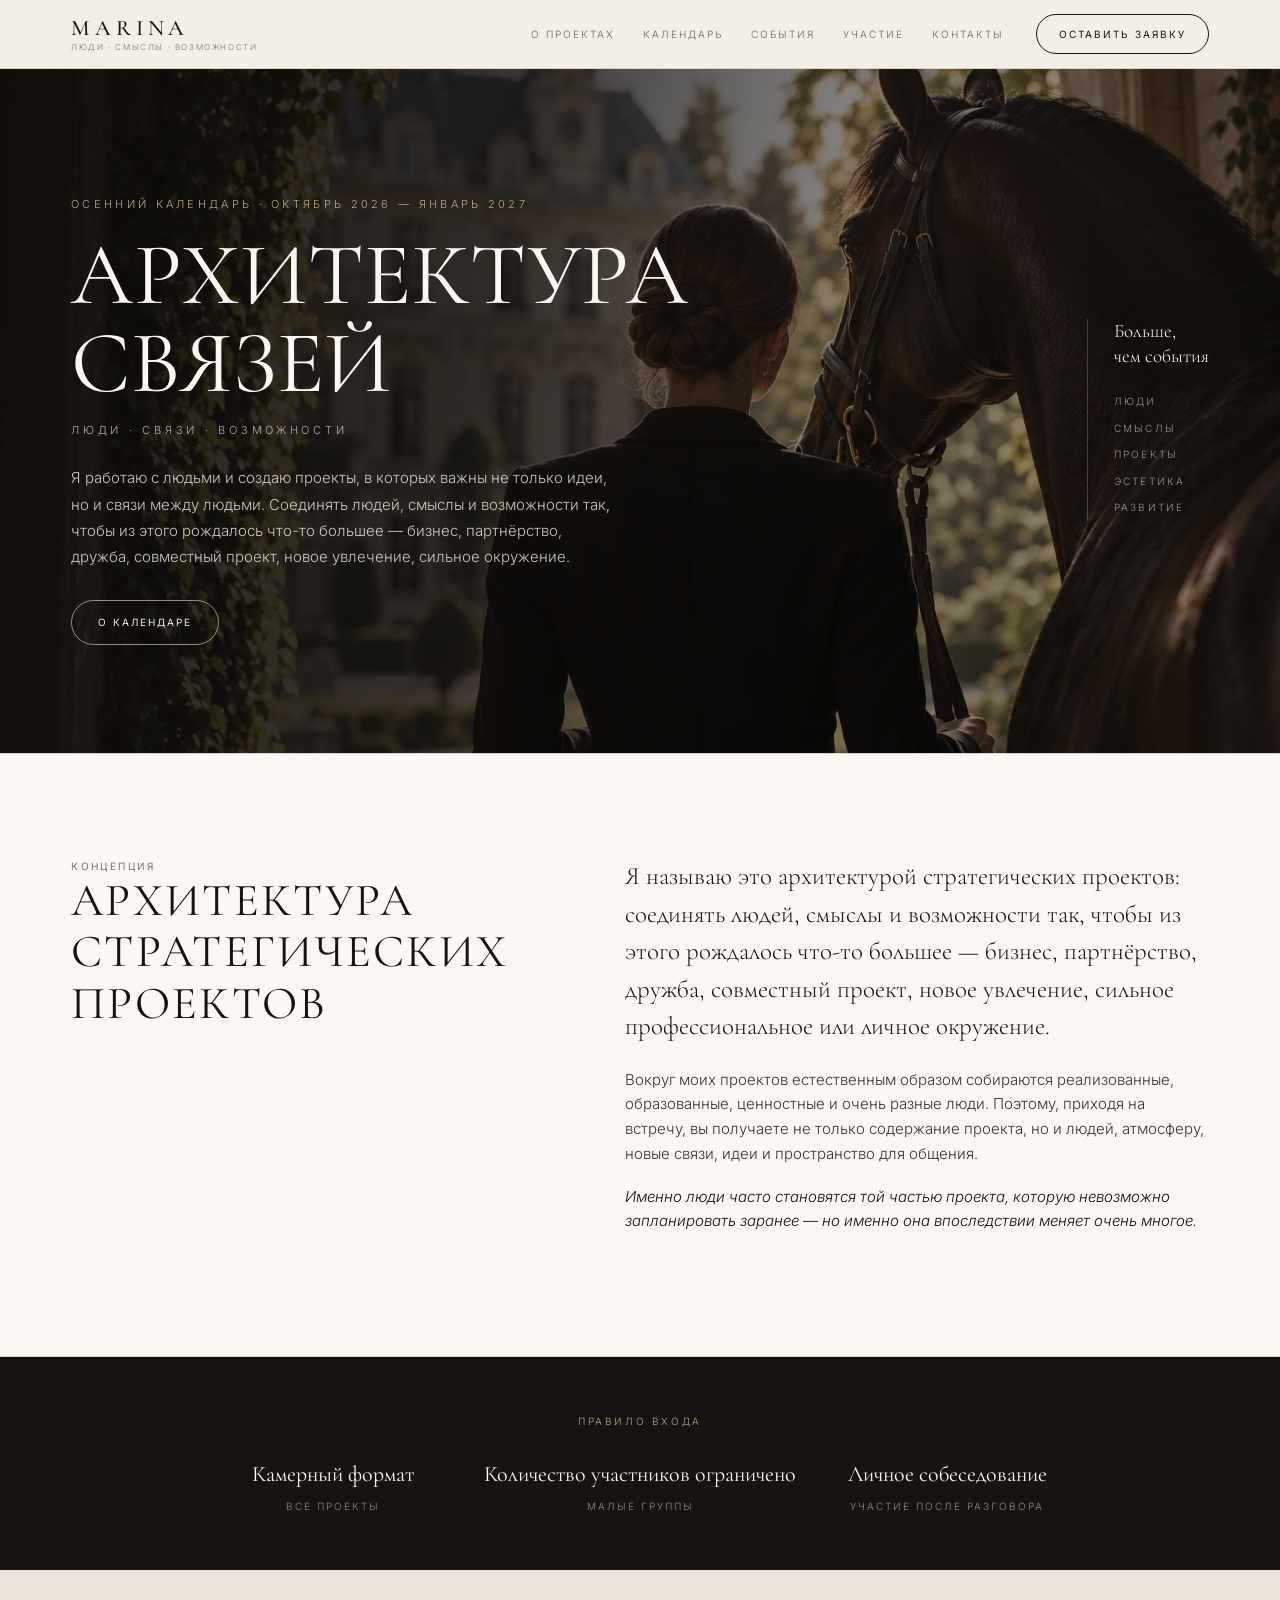
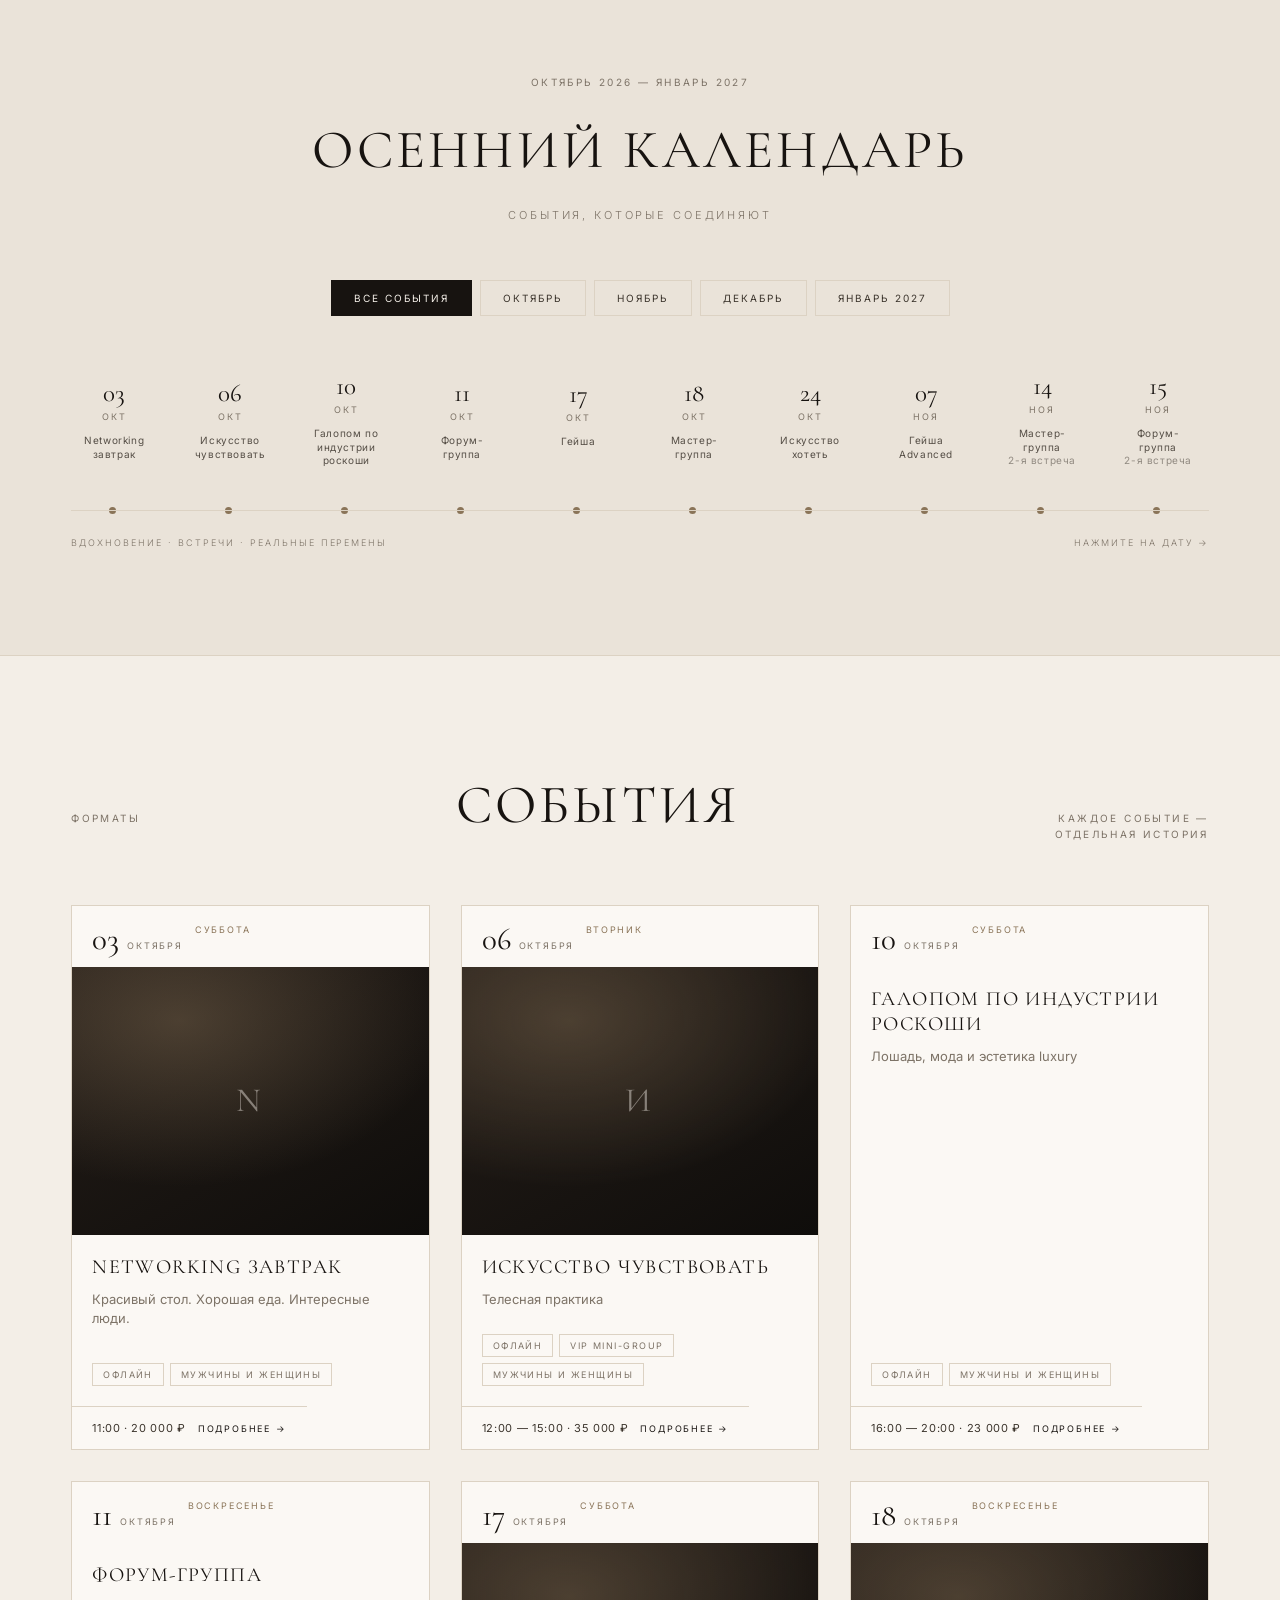
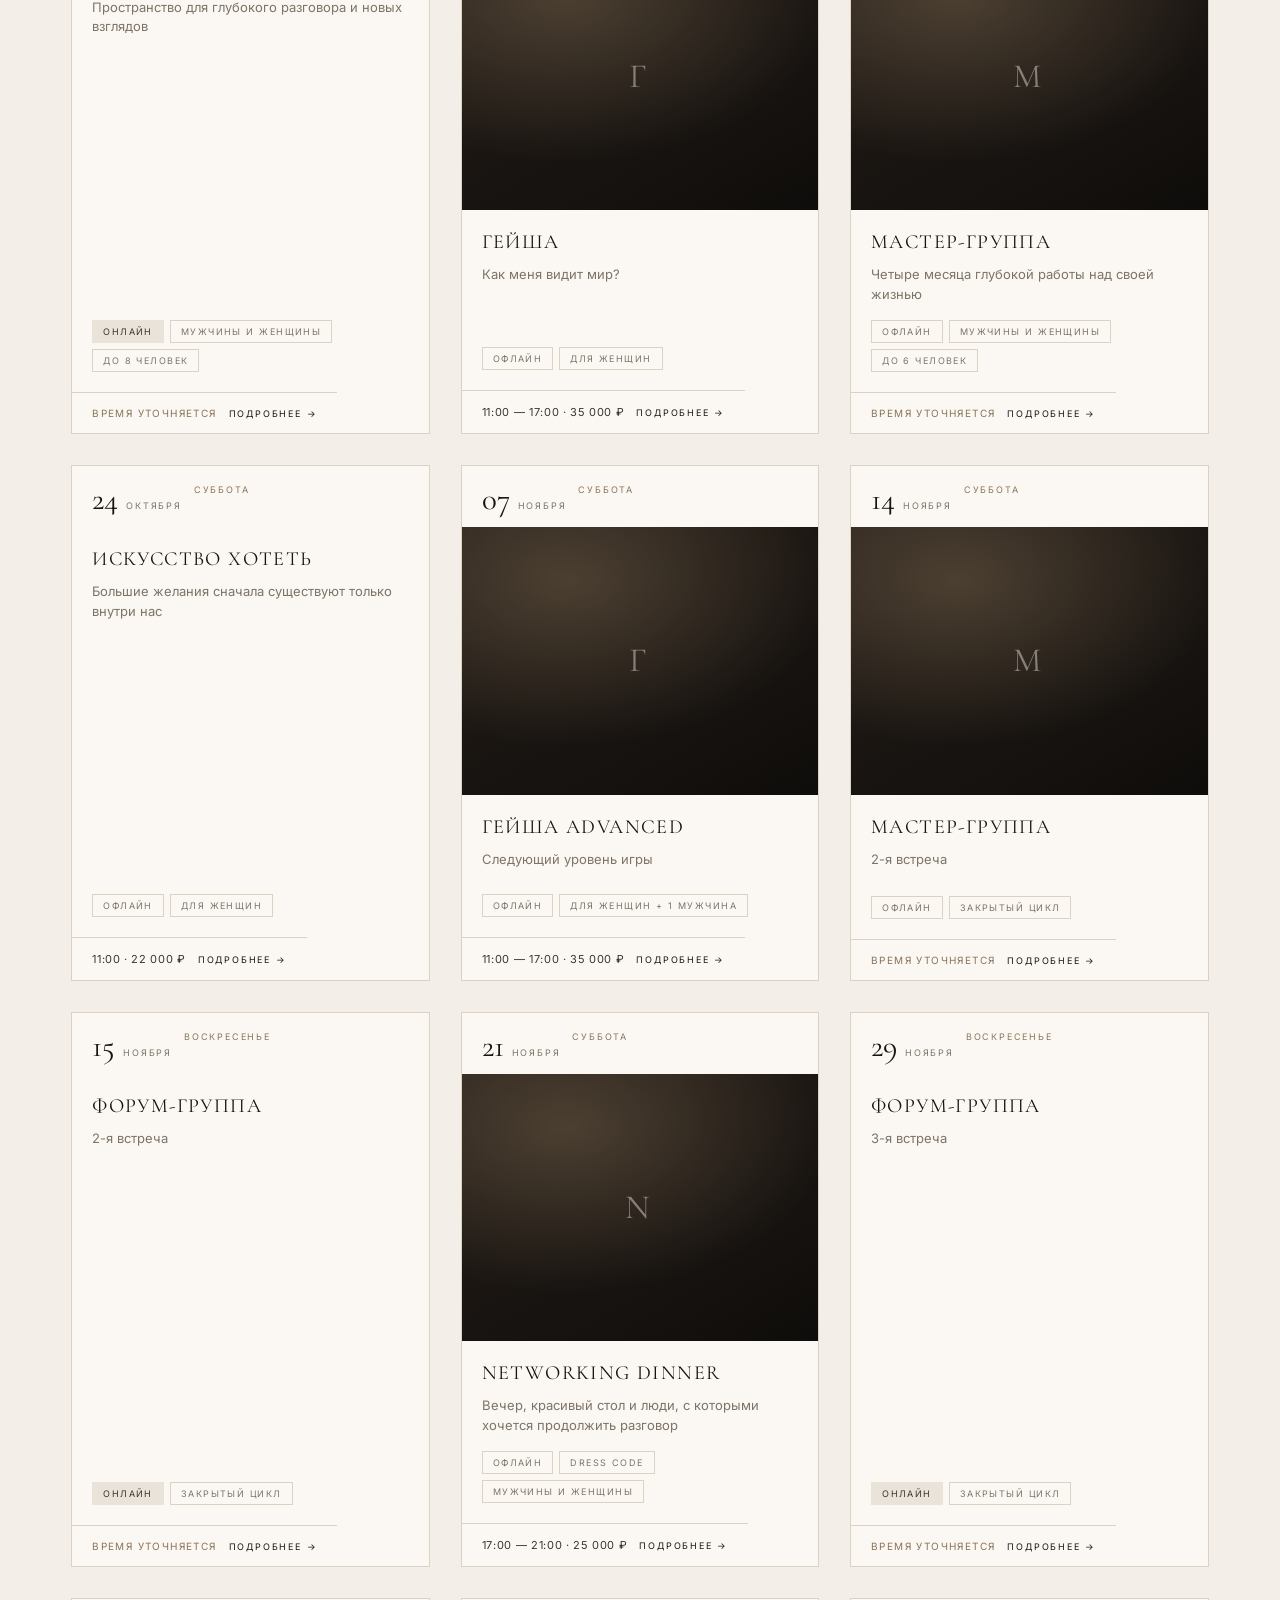
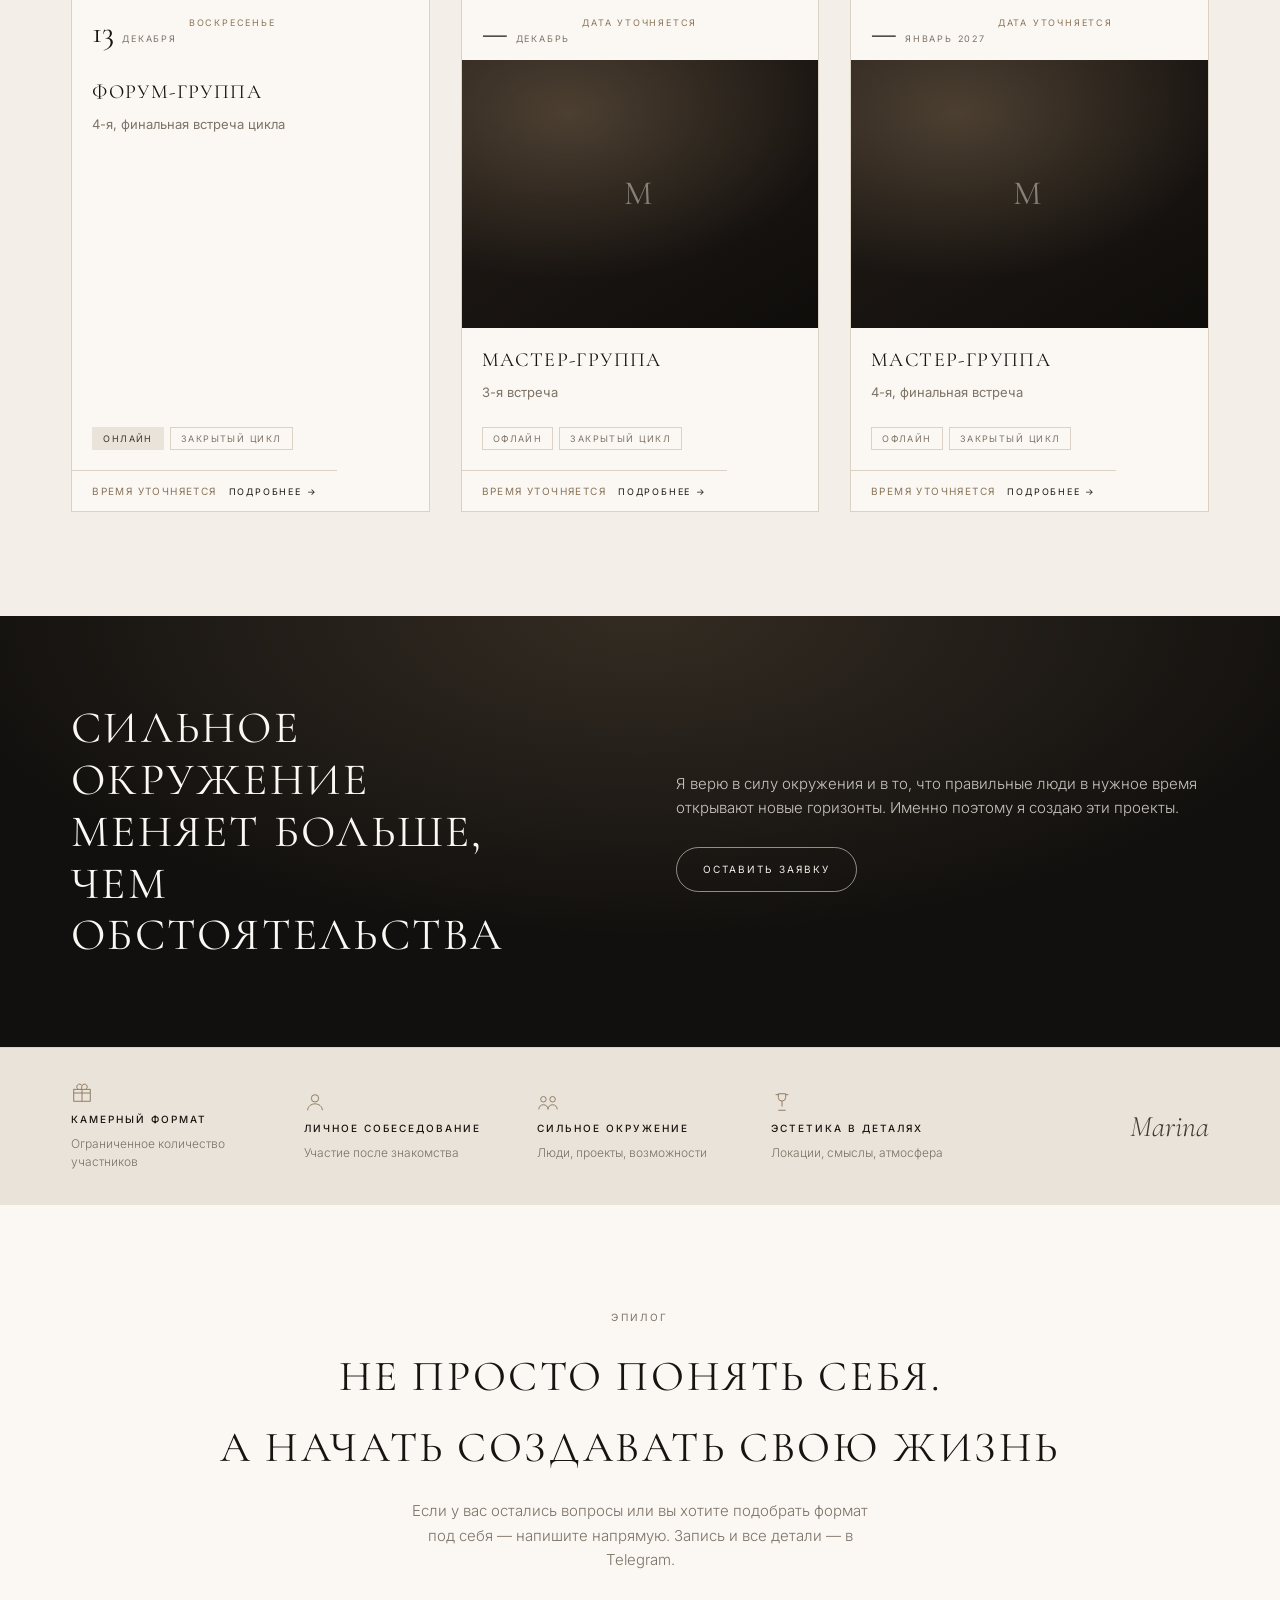
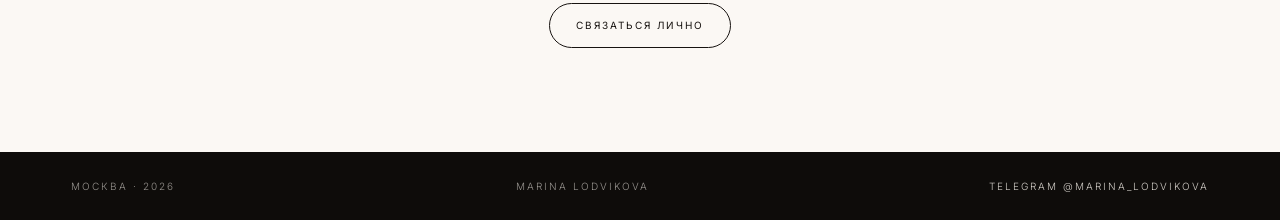
<file: uzhin/index.html>
<!doctype html>
<html lang="ru">
<head>
  <meta charset="utf-8" />
  <meta name="viewport" content="width=device-width, initial-scale=1" />
  <title>Бизнес-ужин «Мягкая сила» — 18 июня · Марина Лодвикова</title>
  <meta name="description" content="Следующая версия моей жизни. Камерный бизнес-ужин для мужчин и женщин. Нетворкинг, разговор, практика. 18:00–21:00. 10 000 ₽." />

  <!-- Open Graph: уникальное превью события для шеринга в WhatsApp/Email/Telegram-вне-кеша -->
  <meta property="og:title" content="Бизнес-ужин «Мягкая сила» — 18 июня" />
  <meta property="og:description" content="Следующая версия моей жизни. Камерный бизнес-ужин для мужчин и женщин. Нетворкинг, разговор, практика. 18:00–21:00. 10 000 ₽." />
  <meta property="og:type" content="website" />
  <meta property="og:url" content="https://marina-site-beryl.vercel.app/uzhin/" />
  <meta property="og:image" content="https://marina-site-beryl.vercel.app/assets/og/event-4.jpg" />
  <meta property="og:image:width" content="1200" />
  <meta property="og:image:height" content="630" />
  <meta property="og:locale" content="ru_RU" />
  <meta name="twitter:card" content="summary_large_image" />
  <meta name="twitter:title" content="Бизнес-ужин «Мягкая сила» — 18 июня" />
  <meta name="twitter:description" content="Следующая версия моей жизни. Камерный бизнес-ужин для мужчин и женщин. Нетворкинг, разговор, практика. 18:00–21:00. 10 000 ₽." />
  <meta name="twitter:image" content="https://marina-site-beryl.vercel.app/assets/og/event-4.jpg" />

  <!-- Мгновенный редирект к нужному событию на главной -->
  <meta http-equiv="refresh" content="0; url=/#event-4" />
  <link rel="canonical" href="https://marina-site-beryl.vercel.app/#event-4" />
  <script>window.location.replace("/#event-4");</script>
  <style>
    body { margin:0; background:#0B0B0B; color:#EFEDE6; font-family:"Cormorant Garamond","Times New Roman",serif; }
    .wrap { height:100vh; display:flex; align-items:center; justify-content:center; flex-direction:column; gap:24px; padding:40px; text-align:center; }
    .wrap h1 { color:#B69968; font-weight:300; font-style:italic; font-size:1.8rem; margin:0; }
    .wrap a { color:#C9B58A; text-decoration:underline; }
  </style>
  <link rel="icon" href="/favicon.ico" sizes="any" />
  <link rel="icon" type="image/png" sizes="32x32" href="/icon-32.png" />
  <link rel="apple-touch-icon" sizes="180x180" href="/apple-touch-icon.png" />
  <meta name="theme-color" content="#0B0B0B" />
</head>
<body>
  <div class="wrap">
    <h1>Открываю…</h1>
    <p>Если переход не сработал — <a href="/#event-4">нажмите здесь</a></p>
  </div>
</body>
</html>
</file>
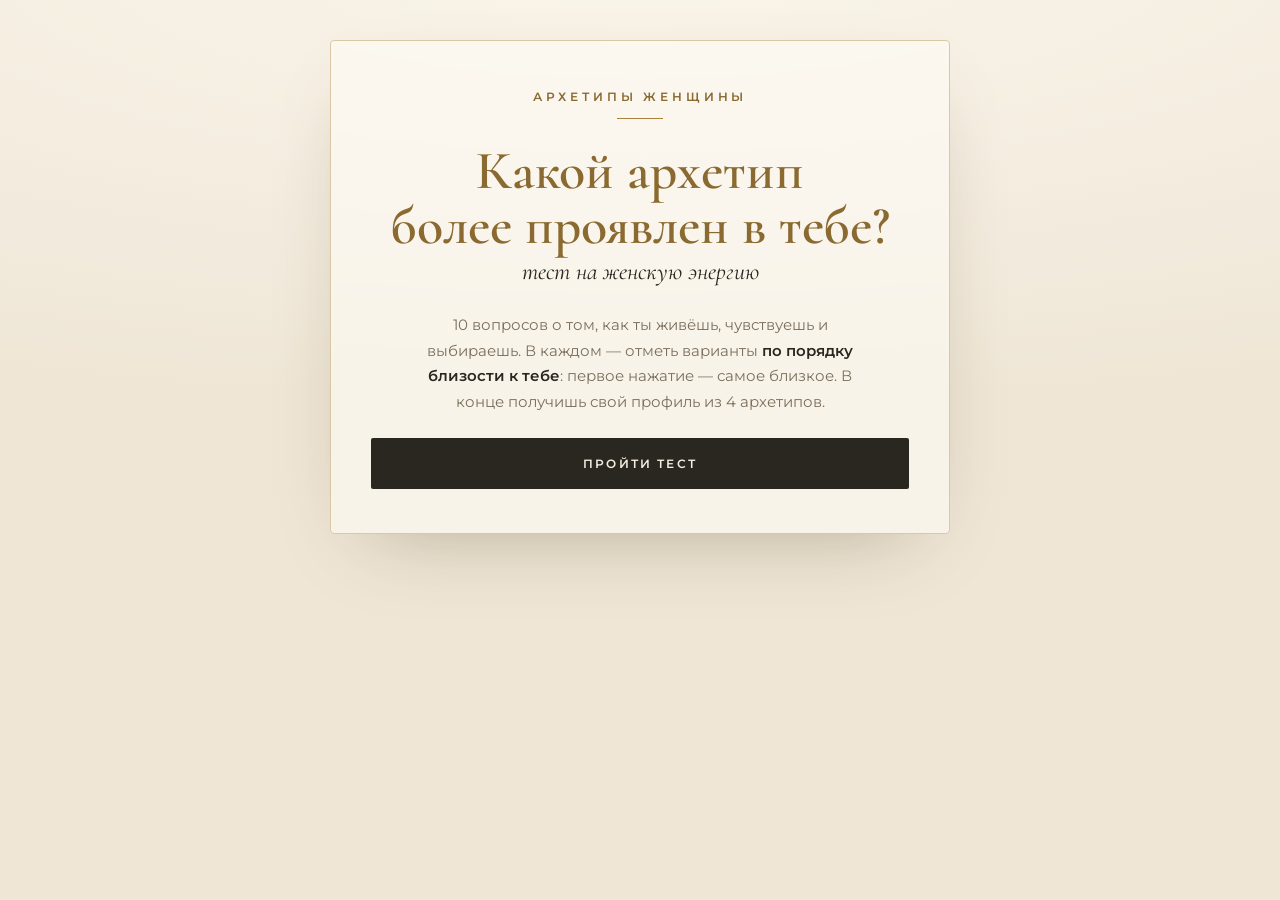
<file: quiz.html>
<!DOCTYPE html>
<html lang="ru">
<head>
<meta charset="UTF-8">
<meta name="viewport" content="width=device-width, initial-scale=1.0">
<title>Какой архетип в тебе более проявлен?</title>
<style>html,body{margin:0;min-height:100%;background:#efe6d6}</style>

<!-- Yandex.Metrica -->
<script>window.YM_ID = 109526092;</script>
<script type="text/javascript">
  (function(m,e,t,r,i,k,a){if(!window.YM_ID)return;m[i]=m[i]||function(){(m[i].a=m[i].a||[]).push(arguments)};
  m[i].l=1*new Date();
  for (var j = 0; j < document.scripts.length; j++) {if (document.scripts[j].src === r) { return; }}
  k=e.createElement(t),a=e.getElementsByTagName(t)[0],k.async=1,k.src=r,a.parentNode.insertBefore(k,a)})
  (window, document, "script", "https://mc.yandex.ru/metrika/tag.js", "ym");
  if (window.YM_ID) {
    ym(window.YM_ID, "init", {clickmap:true, trackLinks:true, accurateTrackBounce:true, webvisor:true});
  }
  window.ymGoal = function(name, params){
    if (window.YM_ID && window.ym) try { ym(window.YM_ID, 'reachGoal', name, params||{}); } catch(e){}
  };
</script>
<noscript><div><img src="https://mc.yandex.ru/watch/" style="position:absolute;left:-9999px;" alt="" /></div></noscript>
  <link rel="icon" href="/favicon.ico" sizes="any" />
  <link rel="icon" type="image/png" sizes="32x32" href="/icon-32.png" />
  <link rel="apple-touch-icon" sizes="180x180" href="/apple-touch-icon.png" />
  <meta name="theme-color" content="#0B0B0B" />
</head>
<body>
<!-- ===================== АРХЕТИП-ТЕСТ • приоритизация + профиль ===================== -->
<!-- ВСТАВЬ ССЫЛКУ НА ТРЕНИНГ: найди ниже id="aq-cta-btn" и замени href="#" на свой адрес. -->
<div id="aq-root">
  <div class="aq-card" id="aq-card">
    <section id="aq-intro">
      <div class="aq-kicker">Архетипы женщины</div>
      <div class="aq-rule"></div>
      <h1 class="aq-title aq-display">Какой архетип<br>более проявлен в тебе?</h1>
      <div class="aq-sub-it">тест на женскую энергию</div>
      <p class="aq-lead">10 вопросов о том, как ты живёшь, чувствуешь и выбираешь. В каждом — отметь варианты <b>по порядку близости к тебе</b>: первое нажатие — самое близкое. В конце получишь свой профиль из 4 архетипов.</p>
      <button class="aq-btn" onclick="aqStart()">Пройти тест</button>
    </section>

    <section id="aq-quiz" style="display:none">
      <div class="aq-progress-row">
        <span class="aq-qcount" id="aq-qcount">01 / 10</span>
        <span class="aq-bar"><i id="aq-barfill"></i></span>
      </div>
      <h2 class="aq-qtext" id="aq-qtext"></h2>
      <div class="aq-hint">нажимай по порядку — от самого близкого</div>
      <div id="aq-opts"></div>
      <button class="aq-btn aq-next" id="aq-next" onclick="aqNext()" disabled>Далее</button>
    </section>

    <section id="aq-result" style="display:none">
      <div class="aq-kicker">Твой ведущий архетип</div>
      <h2 class="aq-r-name aq-display" id="aq-rName"></h2>
      <div class="aq-r-myth" id="aq-rMyth"></div>
      <p class="aq-r-quote" id="aq-rQuote"></p>
      <div class="aq-bars-title">Твой профиль архетипов</div>
      <div id="aq-bars"></div>
      <p class="aq-r-desc" id="aq-rDesc"></p>
      <div class="aq-cta">
        <p class="aq-cta-text">Это только верхушка. На тренинге ты узнаешь, как раскрыть свой ведущий архетип, пробудить силу всех четырёх и превратить тень в ресурс.</p>
        <a class="aq-btn" id="aq-cta-btn"
           href="https://t.me/Marina_Lodvikova?text=%D0%97%D0%B4%D1%80%D0%B0%D0%B2%D1%81%D1%82%D0%B2%D1%83%D0%B9%D1%82%D0%B5%2C%20%D0%9C%D0%B0%D1%80%D0%B8%D0%BD%D0%B0%21%20%D0%9F%D1%80%D0%BE%D1%88%D0%BB%D0%B0%20%D1%82%D0%B5%D1%81%D1%82%20%D0%BD%D0%B0%20%D0%B0%D1%80%D1%85%D0%B5%D1%82%D0%B8%D0%BF%D1%8B%20%E2%80%94%20%D1%85%D0%BE%D1%87%D1%83%20%D0%B7%D0%B0%D0%BF%D0%B8%D1%81%D0%B0%D1%82%D1%8C%D1%81%D1%8F%20%D0%BD%D0%B0%20%C2%AB%D0%96%D0%B5%D0%BD%D1%81%D0%BA%D0%B8%D0%B5%20%D0%B0%D1%80%D1%85%D0%B5%D1%82%D0%B8%D0%BF%D1%8B%C2%BB%2C%206%20%D0%B8%D1%8E%D0%BD%D1%8F%20%2811%3A00%E2%80%9318%3A00%2C%2020%20000%20%E2%82%BD%29."
           target="_blank" rel="noopener">Хочу глубже — на тренинг</a>
      </div>
      <button class="aq-btn aq-ghost" onclick="aqReset()">Пройти заново</button>
      <a class="aq-btn aq-ghost" href="/" style="display:block;text-decoration:none;margin-top:10px;text-align:center">← К календарю июня</a>
      <script>
        // Подменяем href кнопки СРАЗУ после показа результата — подставляем ведущий архетип.
        // Также шлём цели в Яндекс.Метрику: quiz_start, quiz_completed, quiz_to_tg.
        (function(){
          function updateCtaHref(){
            var btn = document.getElementById('aq-cta-btn');
            if (!btn) return;
            var lead = (document.getElementById('aq-rName')||{}).textContent || '';
            if (!lead) return;
            var msg = 'Здравствуйте, Марина! Прошла тест на архетипы — ведущий: '
                    + lead + '. Хочу записаться на «Женские архетипы», '
                    + '6 июня (11:00–18:00, 20 000 ₽).';
            btn.href = 'https://t.me/Marina_Lodvikova?text=' + encodeURIComponent(msg);
          }
          // Цели: клик «Пройти тест» (старт) + клик финальной CTA → передаём архетип параметром
          document.addEventListener('click', function(e){
            // quiz_start — любая кнопка на интро
            if (e.target.matches && e.target.matches('.aq-btn[onclick*="aqStart"]')) {
              if (window.ymGoal) window.ymGoal('quiz_start');
            }
            // quiz_to_tg + архетип
            var btn = e.target.closest && e.target.closest('#aq-cta-btn');
            if (btn) {
              updateCtaHref();
              var lead = (document.getElementById('aq-rName')||{}).textContent || '';
              if (window.ymGoal) window.ymGoal('quiz_to_tg', {archetype: lead || 'unknown'});
            }
          }, true);
          // При показе экрана с результатом — quiz_completed + обновляем href
          var completed = false;
          var obs = new MutationObserver(function(){
            var r = document.getElementById('aq-result');
            if (r && getComputedStyle(r).display !== 'none') {
              updateCtaHref();
              if (!completed) {
                completed = true;
                var lead = (document.getElementById('aq-rName')||{}).textContent || '';
                if (window.ymGoal) window.ymGoal('quiz_completed', {archetype: lead || 'unknown'});
              }
            }
          });
          obs.observe(document.body, {attributes:true, subtree:true, attributeFilter:['style']});
        })();
      </script>
    </section>
  </div>
</div>
<style>
@import url('https://fonts.googleapis.com/css2?family=Cormorant:ital,wght@0,500;0,600;1,500&family=Montserrat:wght@400;500;600;700&display=swap');
#aq-root{--cream:#f4ede0;--cream2:#e7dcc6;--ink:#2a2620;--soft:#7a6f5d;--gold:#a8823c;--gold-d:#8a6a30;--line:#d8c8a6;--white:#fffdf8;font-family:'Montserrat',sans-serif;color:var(--ink);display:flex;align-items:center;justify-content:center;padding:40px 16px;background:radial-gradient(120% 80% at 50% -10%,#faf5ea 0%,#f4ede0 55%,#efe6d6 100%);-webkit-font-smoothing:antialiased}
#aq-root *{margin:0;padding:0;box-sizing:border-box}
#aq-root .aq-card{width:100%;max-width:620px;background:rgba(255,253,248,.55);border:1px solid var(--line);border-radius:4px;padding:48px 40px 44px;box-shadow:0 30px 80px -40px rgba(80,60,25,.4);backdrop-filter:blur(2px)}
#aq-root .aq-kicker{font-size:12px;letter-spacing:.32em;text-transform:uppercase;color:var(--gold-d);text-align:center;font-weight:600}
#aq-root .aq-rule{width:46px;height:1px;background:var(--gold);margin:14px auto 0}
#aq-root .aq-display{font-family:'Cormorant',serif;color:var(--gold-d);line-height:1.02;font-weight:600}
#aq-root .aq-title{font-size:clamp(34px,7.4vw,54px);text-align:center;margin:24px 0 4px}
#aq-root .aq-sub-it{font-family:'Cormorant',serif;font-style:italic;font-size:24px;text-align:center}
#aq-root .aq-lead{text-align:center;color:var(--soft);font-size:15px;line-height:1.7;margin:26px auto 0;max-width:470px}
#aq-root .aq-lead b{color:var(--ink);font-weight:600}
#aq-root .aq-btn{display:block;width:100%;margin-top:24px;background:var(--ink);color:var(--cream);border:none;cursor:pointer;font-family:'Montserrat',sans-serif;font-weight:600;letter-spacing:.18em;text-transform:uppercase;font-size:12px;padding:18px;border-radius:2px;transition:.35s ease;text-align:center;text-decoration:none}
#aq-root .aq-btn:hover{background:var(--gold-d);letter-spacing:.24em}
#aq-root .aq-btn:disabled{opacity:.35;cursor:not-allowed;background:var(--ink);letter-spacing:.18em}
#aq-root .aq-btn.aq-ghost{background:transparent;color:var(--gold-d);border:1px solid var(--line)}
#aq-root .aq-btn.aq-ghost:hover{background:var(--ink);color:var(--cream);border-color:var(--ink)}
#aq-root #aq-cta-btn{background:var(--gold-d);margin-top:18px}
#aq-root #aq-cta-btn:hover{background:var(--ink)}
#aq-root .aq-progress-row{display:flex;align-items:center;justify-content:space-between;margin-bottom:26px}
#aq-root .aq-qcount{font-size:12px;letter-spacing:.25em;color:var(--gold-d);font-weight:600}
#aq-root .aq-bar{flex:1;height:1px;background:var(--line);margin-left:18px;position:relative}
#aq-root .aq-bar i{position:absolute;left:0;top:0;height:1px;background:var(--gold);width:0;transition:width .4s ease}
#aq-root .aq-qtext{font-family:'Cormorant',serif;font-size:clamp(28px,6.4vw,38px);line-height:1.18;margin-bottom:10px;font-weight:600;color:var(--ink)}
#aq-root .aq-hint{font-size:11px;letter-spacing:.16em;text-transform:uppercase;color:var(--soft);margin-bottom:20px}
#aq-root .aq-opt{position:relative;width:100%;text-align:left;cursor:pointer;background:rgba(255,253,248,.4);color:var(--ink);border:1px solid var(--line);border-radius:3px;padding:17px 56px 17px 20px;margin-bottom:13px;font-size:15.5px;line-height:1.45;font-weight:400;transition:.22s ease;font-family:'Montserrat',sans-serif}
#aq-root .aq-opt:hover{border-color:var(--gold);background:var(--white)}
#aq-root .aq-rank{position:absolute;right:16px;top:50%;width:26px;height:26px;margin-top:-13px;border:1px solid var(--line);border-radius:50%;display:flex;align-items:center;justify-content:center;font-size:13px;font-weight:700;color:var(--soft);transition:.2s}
#aq-root .aq-opt.aq-sel{border-color:var(--gold);background:var(--white);box-shadow:inset 0 0 0 1px var(--gold)}
#aq-root .aq-opt.aq-sel .aq-rank{background:var(--gold-d);border-color:var(--gold-d);color:var(--white)}
#aq-root #aq-result{text-align:center}
#aq-root .aq-r-name{font-size:clamp(50px,12.5vw,82px);margin:14px 0 2px}
#aq-root .aq-r-myth{font-family:'Cormorant',serif;font-style:italic;font-size:22px;color:var(--soft)}
#aq-root .aq-r-quote{font-family:'Cormorant',serif;font-style:italic;font-size:clamp(21px,5vw,27px);color:var(--ink);margin:22px auto 4px;max-width:460px;line-height:1.3}
#aq-root .aq-bars-title{font-size:12px;letter-spacing:.24em;text-transform:uppercase;color:var(--gold-d);font-weight:600;margin:34px 0 18px}
#aq-root #aq-bars{text-align:left;max-width:480px;margin:0 auto}
#aq-root .aq-bar-row{margin:0 0 16px}
#aq-root .aq-bar-top{display:flex;justify-content:space-between;align-items:baseline;margin-bottom:7px}
#aq-root .aq-bar-top .nm{font-size:15px;font-weight:600;letter-spacing:.02em}
#aq-root .aq-bar-top .nm .my{font-family:'Cormorant',serif;font-style:italic;font-weight:500;color:var(--soft);font-size:15px;margin-left:8px}
#aq-root .aq-bar-top .pc{color:var(--gold-d);font-weight:700;font-size:15px}
#aq-root .aq-bar-track{height:7px;background:var(--cream2);border-radius:4px;overflow:hidden}
#aq-root .aq-bar-track i{display:block;height:100%;width:0;background:linear-gradient(90deg,#caa45c,var(--gold-d));transition:width 1s cubic-bezier(.2,.7,.2,1)}
#aq-root .aq-bar-row.lead .nm{color:var(--gold-d)}
#aq-root .aq-r-desc{color:var(--soft);font-size:15px;line-height:1.8;max-width:460px;margin:28px auto 0}
#aq-root .aq-cta{margin-top:30px;padding:28px 24px;background:rgba(168,130,60,.08);border:1px solid var(--line);border-radius:4px}
#aq-root .aq-cta-text{color:var(--ink);font-size:15px;line-height:1.7;max-width:440px;margin:0 auto}
#aq-root .aq-fade{animation:aqFade .5s ease}
@keyframes aqFade{from{opacity:0;transform:translateY(8px)}to{opacity:1;transform:none}}
@media(max-width:540px){#aq-root .aq-card{padding:36px 22px 32px}}
</style>
<script>
(function(){
  var Q=[
   {q:"Что для тебя — дом мечты?",o:[{t:"Пространство для отдыха и удовольствия: свет, ароматы, тишина вдвоём",a:"L"},{t:"Тёплый дом, где пахнет едой и собираются близкие",a:"H"},{t:"База, из которой легко сорваться навстречу новому",a:"D"},{t:"Статусное пространство, отражающее твой уровень",a:"Q"}]},
   {q:"Как ты чаще проводишь свободный вечер?",o:[{t:"Уход за собой и что-то красивое — для удовольствия",a:"L"},{t:"Создаю уют, готовлю, забочусь о своих",a:"H"},{t:"Спонтанно — куда позовут или куда потянет",a:"D"},{t:"Разбираю идеи, планирую, читаю что-то серьёзное",a:"Q"}]},
   {q:"За что тебя чаще ценят люди?",o:[{t:"За магнетизм и вкус",a:"L"},{t:"За тепло и надёжность",a:"H"},{t:"За лёгкость и живость",a:"D"},{t:"За мудрость и силу решений",a:"Q"}]},
   {q:"Твои отношения с деньгами — это про…",o:[{t:"Удовольствие и красоту жизни",a:"L"},{t:"Безопасность и заботу о близких",a:"H"},{t:"Впечатления: легко приходят и уходят",a:"D"},{t:"Свободу выбора и влияние",a:"Q"}]},
   {q:"Что ты первым замечаешь, входя в комнату?",o:[{t:"Атмосферу, свет, фактуры и ароматы",a:"L"},{t:"Уютно ли здесь, всё ли на местах",a:"H"},{t:"Что нового и интересного можно открыть",a:"D"},{t:"Как всё устроено и кто здесь главный",a:"Q"}]},
   {q:"Идеальное путешествие:",o:[{t:"Спа, шёлк, чувственные удовольствия",a:"L"},{t:"Дом у моря — готовить и принимать своих",a:"H"},{t:"Рюкзак, импровизация, новые страны",a:"D"},{t:"Культурная столица, статусный отель, смыслы",a:"Q"}]},
   {q:"В сложной ситуации ты скорее…",o:[{t:"Доверишься чувствам и подействуешь мягко",a:"L"},{t:"Наведёшь порядок и позаботишься обо всех",a:"H"},{t:"Поищешь неожиданный, лёгкий выход",a:"D"},{t:"Возьмёшь ответственность и примешь решение",a:"Q"}]},
   {q:"Твой гардероб — это прежде всего…",o:[{t:"Ткани и силуэт, что подчёркивают тебя",a:"L"},{t:"Комфорт, тепло и натуральность",a:"H"},{t:"Лёгкость и что-нибудь новенькое",a:"D"},{t:"Чистые линии и безупречность",a:"Q"}]},
   {q:"Что по-настоящему тебя наполняет?",o:[{t:"Близость, красота, наслаждение",a:"L"},{t:"Дом, семья, забота",a:"H"},{t:"Новизна, игра, творчество",a:"D"},{t:"Смысл, развитие, влияние",a:"Q"}]},
   {q:"Какая фраза тебе ближе?",o:[{t:"«Я позволяю себе чувствовать и наслаждаться»",a:"L"},{t:"«Я создаю пространство, где растут люди»",a:"H"},{t:"«Я верю, мечтаю и начинаю заново»",a:"D"},{t:"«Я знаю себе цену и выбираю свою жизнь»",a:"Q"}]}
  ];
  var R={
   L:{name:"Любовница",myth:"Афродита",quote:"«Притягивает, а не добивается»",desc:"Ты чувствуешь жизнь во всех её проявлениях и наполняешь пространство собой. Твоя сила — в присутствии и удовольствии, а не в усилии."},
   H:{name:"Хозяйка",myth:"Деметра",quote:"«Создаёт мир, куда хочется возвращаться»",desc:"Ты превращаешь хаос в дом и тепло. Рядом с тобой люди растут, отдыхают и чувствуют опору."},
   D:{name:"Девочка",myth:"Персефона",quote:"«Живёт из радости, а не из долга»",desc:"Ты веришь, мечтаешь и начинаешь заново. Твоя сила — видеть возможности там, где другие видят стены."},
   Q:{name:"Королева",myth:"Гера",quote:"«Знает себе цену и выбирает свою жизнь»",desc:"Ты создаёшь свою жизнь осознанно. Твоя сила — в ясности, границах и масштабе видения."}
  };
  var ORDER=["L","H","D","Q"],idx=0,scores={L:0,H:0,D:0,Q:0},current=[],order=[];
  function $(id){return document.getElementById(id);}
  function shuffle(a){a=a.slice();for(var i=a.length-1;i>0;i--){var j=Math.random()*(i+1)|0;var x=a[i];a[i]=a[j];a[j]=x;}return a;}
  function pad(n){return (n<10?'0':'')+n;}
  function render(){
    var item=Q[idx]; current=shuffle(item.o); order=[];
    $('aq-qcount').textContent=pad(idx+1)+' / '+pad(Q.length);
    $('aq-barfill').style.width=(idx/Q.length*100)+'%';
    $('aq-qtext').textContent=item.q;
    var box=$('aq-opts'); box.innerHTML='';
    current.forEach(function(op,i){
      var b=document.createElement('button');
      b.className='aq-opt'; b.setAttribute('data-i',i);
      b.innerHTML=op.t+'<span class="aq-rank"></span>';
      b.onclick=function(){toggle(i);};
      box.appendChild(b);
    });
    var nx=$('aq-next'); nx.textContent=(idx===Q.length-1?'Узнать результат':'Далее'); nx.disabled=true;
    var qz=$('aq-quiz'); qz.classList.remove('aq-fade'); void qz.offsetWidth; qz.classList.add('aq-fade');
  }
  function toggle(i){
    var p=order.indexOf(i);
    if(p>-1){order.splice(p,1);} else {order.push(i);}
    var btns=$('aq-opts').children;
    for(var k=0;k<btns.length;k++){
      var oi=+btns[k].getAttribute('data-i');
      var pos=order.indexOf(oi);
      var badge=btns[k].querySelector('.aq-rank');
      if(pos>-1){btns[k].classList.add('aq-sel'); badge.textContent=pos+1;}
      else{btns[k].classList.remove('aq-sel'); badge.textContent='';}
    }
    $('aq-next').disabled = order.length===0;
  }
  window.aqNext=function(){
    if(order.length===0) return;
    var N=current.length;
    order.forEach(function(i,pos){ scores[current[i].a]+= (N-pos); }); // 1-е=4, 2-е=3, 3-е=2, 4-е=1
    idx++;
    if(idx<Q.length){render();} else {finish();}
  };
  function finish(){
    $('aq-barfill').style.width='100%';
    var total=0; ORDER.forEach(function(k){total+=scores[k];}); if(total===0)total=1;
    var arr=ORDER.map(function(k){return {k:k,v:scores[k],p:Math.round(scores[k]/total*100)};});
    arr.sort(function(a,b){return b.v-a.v;});
    var lead=arr[0].k, r=R[lead];
    $('aq-rName').textContent=r.name; $('aq-rMyth').textContent=r.myth; $('aq-rQuote').textContent=r.quote; $('aq-rDesc').textContent=r.desc;
    var box=$('aq-bars'); box.innerHTML='';
    arr.forEach(function(it,n){
      var row=document.createElement('div'); row.className='aq-bar-row'+(n===0?' lead':'');
      row.innerHTML='<div class="aq-bar-top"><span class="nm">'+R[it.k].name+'<span class="my">'+R[it.k].myth+'</span></span><span class="pc">'+it.p+'%</span></div><div class="aq-bar-track"><i></i></div>';
      box.appendChild(row);
    });
    $('aq-quiz').style.display='none';
    var res=$('aq-result'); res.style.display='block'; res.classList.add('aq-fade');
    setTimeout(function(){
      var fills=box.querySelectorAll('.aq-bar-track i');
      arr.forEach(function(it,n){ if(fills[n]) fills[n].style.width=it.p+'%'; });
    },120);
  }
  window.aqStart=function(){idx=0;scores={L:0,H:0,D:0,Q:0};$('aq-intro').style.display='none';$('aq-quiz').style.display='block';render();};
  window.aqReset=function(){$('aq-result').style.display='none';var i=$('aq-intro');i.style.display='block';i.classList.add('aq-fade');};
})();
</script>
<!-- =================== /АРХЕТИП-ТЕСТ =================== -->

</body>
</html>
</file>
